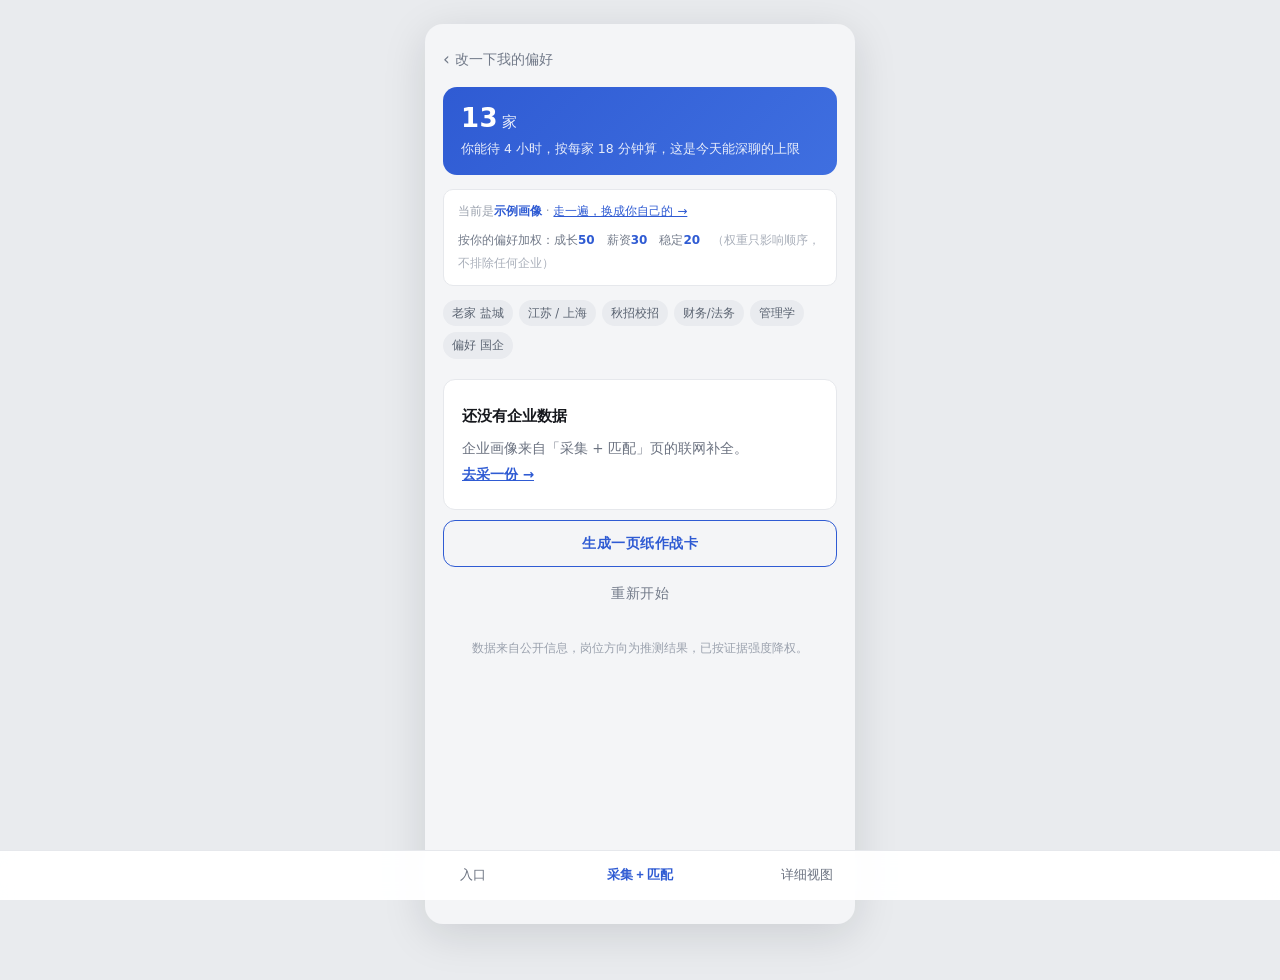
<file: demo/index.html>
<!DOCTYPE html>
<html lang="zh-CN">
<head>
<meta charset="utf-8" />
<meta name="viewport" content="width=device-width,initial-scale=1,viewport-fit=cover" />
<title>双选会助手</title>
<!--
  ============================================================
  双选会助手 · 壳（v0.1）
  ------------------------------------------------------------
  这是「合并 + 展示」的骨架：四屏能从头点到尾，数据全部内联，
  双击打开即可运行，断网也能用。不需要任何构建、不装依赖。

  【三个接入点，替换这三处就接上真数据】
  1. COMPANIES  ← 企业模块交付的 companies.json
  2. RESULTS    ← 匹配模块交付的 results.json（含分档与理由）
  3. saveProfile() ← 把 profile 交给匹配模块，拿回 results

  【契约】字段名不许改；缺值写字符串 "未知"；禁止 fetch。
  ============================================================
-->
<style>
  :root{
    --blue:#2f5bd3;
    --blue-bg:#eef2fd;
    --ink:#16181d;
    --ink-2:#3f4653;
    --muted:#727a89;
    --line:#e6e8ec;
    --bg:#f4f5f7;
    --card:#ffffff;
    --t1:#2f5bd3; --t1-bg:#eef2fd;
    --t2:#5b6472; --t2-bg:#f0f1f4;
    --t3:#9aa1ad; --t3-bg:#f4f5f7;
    --radius:14px;
  }
  *{box-sizing:border-box;-webkit-tap-highlight-color:transparent}
  html,body{margin:0;padding:0}
  body{
    font-family:-apple-system,BlinkMacSystemFont,"PingFang SC","Hiragino Sans GB","Microsoft YaHei",system-ui,sans-serif;
    background:var(--bg);color:var(--ink);font-size:15px;line-height:1.6;
    -webkit-font-smoothing:antialiased;
  }
  #app{max-width:430px;margin:0 auto;min-height:100vh;background:var(--bg);position:relative}
  @media(min-width:520px){
    body{padding:24px 0;background:#e9ebee}
    #app{border-radius:18px;box-shadow:0 10px 44px rgba(16,20,30,.13);overflow:hidden}
  }
  .screen{display:none;padding:22px 18px 36px}
  .screen.active{display:block}

  /* ---------- 通用 ---------- */
  .hd h1{font-size:22px;margin:0 0 4px;letter-spacing:.3px}
  .hd .sub{color:var(--muted);font-size:13px;margin:0 0 22px}
  .block{margin-bottom:20px}
  .q{display:block;font-size:14px;font-weight:600;color:var(--ink-2);margin-bottom:9px}
  .q .opt{font-weight:400;color:var(--muted);font-size:12px;margin-left:6px}

  .chips{display:flex;flex-wrap:wrap;gap:8px}
  .chip{
    appearance:none;border:1px solid var(--line);background:var(--card);color:var(--ink-2);
    font:inherit;font-size:13.5px;padding:8px 14px;border-radius:999px;cursor:pointer;
    transition:.14s ease;line-height:1;
  }
  .chip:hover{border-color:#c9cfda}
  .chip.on{background:var(--blue);border-color:var(--blue);color:#fff;font-weight:600}

  details.more{margin-top:4px}
  details.more summary{
    cursor:pointer;list-style:none;color:var(--blue);font-size:13.5px;
    padding:10px 0;font-weight:600;
  }
  details.more summary::-webkit-details-marker{display:none}
  details.more summary::after{content:" ＋";font-weight:400}
  details.more[open] summary::after{content:" －"}

  .btn{
    display:block;width:100%;appearance:none;border:0;border-radius:12px;
    background:var(--blue);color:#fff;font:inherit;font-weight:600;font-size:16px;
    padding:15px;cursor:pointer;margin-top:26px;letter-spacing:.5px;
  }
  .btn:active{transform:translateY(1px)}
  .btn.ghost{background:transparent;color:var(--blue);border:1px solid var(--blue);font-size:14px;padding:11px;margin-top:10px}
  .btn.plain{background:transparent;color:var(--muted);font-weight:400;font-size:13.5px;padding:10px;margin-top:6px}

  .back{
    appearance:none;border:0;background:transparent;color:var(--muted);
    font:inherit;font-size:13.5px;padding:0 0 14px;cursor:pointer;
  }
  .back::before{content:"‹ ";font-size:17px;vertical-align:-1px}

  .demo-note{
    font-size:11.5px;color:#9aa1ad;text-align:center;margin-top:26px;line-height:1.5;
  }

  /* ---------- 屏2 列表 ---------- */
  .budget{
    background:linear-gradient(135deg,#2f5bd3,#3f6fe0);color:#fff;border-radius:var(--radius);
    padding:16px 18px;margin-bottom:8px;
  }
  .budget .big{font-size:26px;font-weight:700;letter-spacing:.5px;line-height:1.2}
  .budget .big em{font-style:normal;font-size:15px;font-weight:500;opacity:.9;margin-left:4px}
  .budget .small{font-size:12.5px;opacity:.88;margin-top:5px}

  .profile-line{
    display:flex;flex-wrap:wrap;gap:6px;margin:14px 0 20px;
  }
  .weights{
    margin:14px 0 0;padding:10px 14px;background:#fff;border:1px solid var(--line);
    border-radius:10px;font-size:12px;color:var(--muted);line-height:1.9;display:none;
  }
  .weights.on{display:block}
  .weights .w{display:inline-block;margin-right:12px;white-space:nowrap}
  .weights .w i{font-style:normal;font-weight:700;color:var(--blue)}
  .tag{
    font-size:11.5px;padding:4px 9px;border-radius:999px;background:#e9ebef;color:#5b6472;
  }

  .tier{margin-bottom:22px}
  .tier-hd{display:flex;align-items:baseline;gap:8px;margin-bottom:10px}
  .tier-name{font-size:14px;font-weight:700;letter-spacing:.3px}
  .tier-count{font-size:12px;color:var(--muted)}
  .tier.t1 .tier-name{color:var(--t1)}
  .tier.t2 .tier-name{color:var(--t2)}
  .tier.t3 .tier-name{color:var(--t3)}
  .tier.t4 .tier-name{color:#8b94a3}

  .row{
    display:block;width:100%;text-align:left;
    appearance:none;border:1px solid var(--line);background:var(--card);
    border-radius:12px;padding:13px 14px;margin-bottom:8px;cursor:pointer;font:inherit;
    transition:.14s ease;
  }
  .row:hover{border-color:#cfd5e0;box-shadow:0 2px 8px rgba(20,26,40,.05)}
  .row:focus-visible{outline:2px solid var(--blue);outline-offset:2px}
  .row .rowtop{display:flex;align-items:flex-start;gap:12px}
  .row .main{flex:1;min-width:0}
  .row .nm{font-size:15px;font-weight:600;display:block}
  .row .rs{font-size:12.5px;color:var(--muted);display:block;margin-top:2px;
    overflow:hidden;text-overflow:ellipsis;white-space:nowrap}
  .row .sc{font-size:17px;font-weight:700;color:var(--t1);flex-shrink:0;
    font-variant-numeric:tabular-nums;text-align:right;line-height:1.2}
  .row .sc em{display:block;font-style:normal;font-size:10px;font-weight:400;color:#9aa1ad;margin-top:2px}
  .tier.t2 .row .sc{color:var(--t2)}
  .tier.t3 .row .sc{color:var(--t3)}
  .tier.t4 .row .sc{color:#8b94a3}
  .row .arrow{color:#c3c9d4;font-size:17px;margin-left:-2px;flex-shrink:0}
  .row .rowinfo{display:block;font-size:12px;color:var(--muted);margin-top:6px;line-height:1.65}
  .row .rowhits{display:block;font-size:12px;color:#1f7a45;margin-top:7px;line-height:1.65}
  .row .rowmiss{display:block;font-size:11.5px;color:#9aa1ad;margin-top:2px;line-height:1.6}
  .row .rowcalc{display:block;margin-top:7px;padding:8px 10px;background:#f7f9fc;
    border:1px solid #e9edf4;border-radius:8px;font-size:11.5px;color:#5b6472;
    line-height:1.7;text-align:left}
  .row .rowcalc b{color:var(--ink)}
  .row .rowcalc .sub{margin-top:2px;color:#7b8492}

  .tier.t3 .row{opacity:.82}
  .tier.t4 .row{opacity:.9}

  /* ---------- 屏3 企业卡 ---------- */
  .card{background:var(--card);border-radius:var(--radius);padding:20px 18px;box-shadow:0 1px 3px rgba(20,26,40,.05)}
  .card-top{display:flex;align-items:flex-start;gap:10px;margin-bottom:4px}
  .card-top h2{font-size:19px;margin:0;flex:1;line-height:1.35}
  .badge{
    font-size:11.5px;font-weight:700;padding:4px 10px;border-radius:999px;
    flex-shrink:0;margin-top:2px;letter-spacing:.3px;
  }
  .badge.t1{background:var(--t1-bg);color:var(--t1)}
  .badge.t2{background:var(--t2-bg);color:var(--t2)}
  .badge.t3{background:var(--t3-bg);color:var(--t3)}
  .badge.t4{background:#eef0f3;color:#6b7280}
  .card-meta{font-size:12.5px;color:var(--muted);margin-bottom:18px}

  .kv{display:grid;grid-template-columns:76px 1fr;gap:9px 12px;font-size:13.5px;margin-bottom:18px}
  .kv dt{color:var(--muted)}
  .kv dd{margin:0;color:var(--ink-2)}

  .sec-t{font-size:12px;font-weight:700;color:var(--muted);letter-spacing:1px;margin:0 0 9px}
  .sec{margin-bottom:18px}

  .job-line{
    background:#f7f8fa;border-radius:10px;padding:12px 14px;font-size:13.5px;color:var(--ink-2);
  }
  .job-line .lab{color:var(--muted);font-size:12px;display:block;margin-bottom:3px}
  .job-line .hint{color:#9aa1ad;font-size:11.5px;display:block;margin-top:8px}

  .job{padding:9px 0;border-bottom:1px solid #eceef2}
  .job:last-of-type{border-bottom:0;padding-bottom:2px}
  .job-title{font-size:13.5px;font-weight:600;color:var(--ink);display:flex;align-items:center;gap:6px}
  .job-badge{
    font-size:10.5px;font-weight:700;color:#b4510f;background:#fdeee2;
    border-radius:4px;padding:1px 6px;letter-spacing:.3px;
  }
  .job-meta{font-size:12px;color:var(--muted);margin-top:3px}
  .job-req{font-size:12px;color:#9aa1ad;margin-top:2px}

  ul.reasons{list-style:none;padding:0;margin:0}
  ul.reasons li{
    font-size:13.5px;padding:7px 0 7px 20px;position:relative;color:var(--ink-2);
    border-bottom:1px solid #f1f2f5;
  }
  ul.reasons li:last-child{border-bottom:0}
  ul.reasons li::before{
    content:"";position:absolute;left:5px;top:15px;width:5px;height:5px;border-radius:50%;
    background:var(--blue);
  }
  ul.gaps{list-style:none;padding:0;margin:0}
  ul.gaps li{font-size:12.5px;color:#9aa1ad;padding:5px 0 5px 16px;position:relative}
  ul.gaps li::before{content:"·";position:absolute;left:5px;color:#c3c9d4}

  .source{font-size:11.5px;color:#a9afba;border-top:1px solid #f1f2f5;padding-top:12px;margin-top:4px}

  .scorebox{display:flex;align-items:baseline;gap:8px;margin-bottom:10px}
  .scorebox b{font-size:30px;line-height:1;color:var(--ink);font-variant-numeric:tabular-nums}
  .scorebox span{font-size:12px;color:var(--muted)}
  .calcbox{padding:12px 14px;background:#f7f9fc;border:1px solid #e9edf4;border-radius:10px;
    font-size:12.5px;color:#5b6472;line-height:1.75}
  .calcbox b{color:var(--ink)}
  .calcbox .sub{margin-top:4px;color:#7b8492}
  .calcbox details{margin-top:8px}
  .calcbox summary{cursor:pointer;color:var(--blue);font-weight:600;font-size:12px}

  /* ---------- 屏4 作战卡 ---------- */
  .sheet{background:var(--card);border-radius:var(--radius);padding:22px 20px}
  .sheet-hd{border-bottom:2px solid var(--ink);padding-bottom:12px;margin-bottom:16px}
  .sheet-hd h2{font-size:19px;margin:0 0 4px;letter-spacing:1px}
  .sheet-hd p{margin:0;font-size:12px;color:var(--muted)}
  .sheet-limit{
    background:var(--blue-bg);border-radius:10px;padding:12px 14px;margin-bottom:18px;
    font-size:13.5px;color:var(--blue);font-weight:600;line-height:1.5;
  }
  .sheet-sec{margin-bottom:16px}
  .sheet-sec h3{font-size:12px;letter-spacing:1px;color:var(--muted);margin:0 0 8px}
  .sheet-item{display:flex;gap:10px;font-size:13.5px;padding:5px 0;border-bottom:1px dotted #eceef2}
  .sheet-item:last-child{border-bottom:0}
  .sheet-item .n{color:#a9afba;width:16px;flex-shrink:0;font-variant-numeric:tabular-nums}
  .sheet-item .t{flex:1}
  .sheet-item .d{color:var(--muted);font-size:12px;flex-shrink:0}
  .sheet-item.give .t{color:#9aa1ad;text-decoration:line-through;text-decoration-color:#d5d9e0}
  .sheet-foot{font-size:11px;color:#a9afba;border-top:1px solid #eceef2;padding-top:10px;line-height:1.6}

  /* ---------- 打印 ---------- */
  @media print{
    body{background:#fff;padding:0}
    #app{max-width:none;box-shadow:none;border-radius:0;background:#fff}
    .screen{display:none!important;padding:0}
    #s4{display:block!important}
    .no-print{display:none!important}
    .sheet{border-radius:0;padding:0;box-shadow:none}
    @page{margin:14mm}
  }
</style>
</head>
<body>
<div id="app">

  <!-- ==================== 屏① 输入 ==================== -->
  <section id="s1" class="screen">
    <div class="hd">
      <h1>双选会助手</h1>
      <p class="sub">先想清楚停在哪，再决定往哪走</p>
    </div>

    <div class="block">
      <label class="q">你老家在哪个城市？<span class="opt">用于算离家近</span></label>
      <div class="chips" data-group="home_city" data-mode="single">
        <button class="chip" data-val="盐城">盐城</button>
        <button class="chip" data-val="南京">南京</button>
        <button class="chip" data-val="苏州">苏州</button>
        <button class="chip" data-val="徐州">徐州</button>
        <button class="chip" data-val="南通">南通</button>
        <button class="chip" data-val="其他">其他</button>
      </div>
    </div>

    <div class="block">
      <label class="q">想在哪座城市工作？<span class="opt">可多选</span></label>
      <div class="chips" data-group="region" data-mode="multi">
        <button class="chip" data-val="江苏">江苏</button>
        <button class="chip" data-val="上海">上海</button>
        <button class="chip" data-val="浙江">浙江</button>
        <button class="chip" data-val="广东">广东</button>
        <button class="chip" data-val="北京">北京</button>
        <button class="chip" data-val="不限">不限</button>
      </div>
    </div>

    <div class="block">
      <label class="q">这次主要想找什么？</label>
      <div class="chips" data-group="stage_detail" data-mode="single">
        <button class="chip" data-val="暑期实习">暑期实习</button>
        <button class="chip" data-val="日常实习">日常实习</button>
        <button class="chip" data-val="秋招校招">秋招校招</button>
        <button class="chip" data-val="校招补录">校招补录</button>
      </div>
    </div>

    <div class="block">
      <label class="q">想做什么方向？<span class="opt">自述，仅作参考</span></label>
      <div class="chips" data-group="direction_interest" data-mode="single">
        <button class="chip" data-val="研发/技术">研发/技术</button>
        <button class="chip" data-val="产品/设计">产品/设计</button>
        <button class="chip" data-val="运营/市场">运营/市场</button>
        <button class="chip" data-val="销售/商务">销售/商务</button>
        <button class="chip" data-val="财务/法务">财务/法务</button>
        <button class="chip" data-val="人力/行政">人力/行政</button>
        <button class="chip" data-val="生产/制造/工程">生产/工程</button>
        <button class="chip" data-val="供应链/物流">供应链/物流</button>
        <button class="chip" data-val="医护/生物">医护/生物</button>
        <button class="chip" data-val="教育/科研">教育/科研</button>
      </div>
    </div>

    <details class="more">
      <summary>再答两题，排序更准</summary>
      <div class="block" style="margin-top:10px">
        <label class="q">你学什么专业？<span class="opt">可选</span></label>
        <div class="chips" data-group="major" data-mode="single">
          <button class="chip" data-val="工学">工学</button>
          <button class="chip" data-val="理学">理学</button>
          <button class="chip" data-val="管理学">管理学</button>
          <button class="chip" data-val="经济学">经济学</button>
          <button class="chip" data-val="文学">文学</button>
          <button class="chip" data-val="医学">医学</button>
        </div>
      </div>
      <div class="block">
        <label class="q">企业类型偏好<span class="opt">最多选 3 个，可跳过</span></label>
        <div class="chips" data-group="target_company_types" data-mode="multi">
          <button class="chip" data-val="央企">央企</button>
          <button class="chip" data-val="国企">国企</button>
          <button class="chip" data-val="民企">民企</button>
          <button class="chip" data-val="外企">外企</button>
          <button class="chip" data-val="合资">合资</button>
          <button class="chip" data-val="事业单位">事业单位</button>
        </div>
      </div>
    </details>

    <button class="btn" id="go-rank">生成我的优先级</button>
    <button class="btn ghost" id="use-demo" type="button">没有画像？用示例画像直接看</button>
    <button class="btn plain" id="refill" type="button">重新走一遍画像采集 →</button>

    <p class="demo-note">
      演示用示例数据，非真实招聘信息。<br>
      本页不收集姓名、手机号、简历；正式版对联系方式脱敏存储。
    </p>
  </section>

  <!-- ==================== 屏② 分档列表 ==================== -->
  <section id="s2" class="screen active">
    <button class="back" data-go="s1">改一下我的偏好</button>

    <div class="budget">
      <div class="big"><span id="budget-num">13</span><em>家</em></div>
      <div class="small" id="budget-sub">你能待 4 小时，按每家 18 分钟算，这是今天能深聊的上限</div>
    </div>

    <div class="weights" id="weights"></div>

    <div class="profile-line" id="profile-line"></div>

    <div id="tiers"></div>

    <button class="btn ghost no-print" data-go="s4">生成一页纸作战卡</button>
    <button class="btn plain no-print" data-go="s1">重新开始</button>

    <p class="demo-note">数据来自公开信息，岗位方向为推测结果，已按证据强度降权。</p>
  </section>

  <!-- ==================== 屏③ 企业卡 ==================== -->
  <section id="s3" class="screen">
    <button class="back" data-go="s2">返回列表</button>
    <div id="detail"></div>
  </section>

  <!-- ==================== 屏④ 一页纸 ==================== -->
  <section id="s4" class="screen">
    <button class="back no-print" data-go="s2">返回列表</button>
    <div class="sheet" id="sheet"></div>
    <button class="btn ghost no-print" id="btn-print">打印 / 存为 PDF</button>
    <button class="btn plain no-print" data-go="s1">重新开始</button>
  </section>

</div>

<script>
/* ============================================================
   接入点 1：企业模块的 companies.json
   ============================================================ */
const COMPANIES = [];

/* ============================================================
   接入点 2：匹配模块的 results.json
   （这里先用预计算结果占位，接口和契约完全一致）
   distanceKm / nearestCity 来自距离模块
   ============================================================ */
const RESULTS = [];

const TIERS = [
  { key:"优先去",   cls:"t1", desc:"先走这几家" },
  { key:"可以看",   cls:"t2", desc:"有余力再去" },
  { key:"建议放弃", cls:"t3", desc:"别把时间花在这" },
  { key:"资料不全", cls:"t4", desc:"未查到岗位，先补数据" }
];

/* ============================================================
   工具
   ============================================================ */
const $  = (s, r=document) => r.querySelector(s);
const $$ = (s, r=document) => Array.from(r.querySelectorAll(s));
let companyPool = COMPANIES;
const byId = id => companyPool.find(c => c.id === id);
const esc = s => String(s == null ? "" : s)
  .replace(/&/g,"&amp;").replace(/</g,"&lt;").replace(/>/g,"&gt;").replace(/"/g,"&quot;");

const MIN_PER_COMPANY = 18;   // 深聊 + 走动 + 排队
const STAY_HOURS = 4;         // 固定假设：待一整个半天。不再问用户

let profile = loadProfile();

function loadProfile(){
  try {
    const raw = localStorage.getItem("profile");
    if (raw) return JSON.parse(raw);
  } catch(e){}
  return {
    home_city:null, region:[], stage_detail:null, direction_interest:null,
    major:null, target_company_types:[]
  };
}

/* ============================================================
   打分：接采集端 rules —— 个性化分 = 基础分 × (1 + Σ 权重ᵢ × 匹配度ᵢ / 100)
   基础分 = 城市40 + 方向35 + 紧急25；软加分：企业类型 +5、家乡 +8
   三条硬约束：只调顺序不做硬筛；全 0 当等权；软偏好不排除
   ============================================================ */
const DIM_KEYS = ["salary", "stability", "growth", "autonomy", "impact", "balance"];
const DIM_LABEL = { salary:"薪资", stability:"稳定", growth:"成长",
                    autonomy:"自主", impact:"影响", balance:"平衡" };
const NATURE_LEVEL = { "央企":1.0, "事业单位":1.0, "国企":0.9, "合资":0.6, "外企":0.5, "民企":0.35 };
const DIM_RULES = {
  growth:   [["培训","导师","带教","晋升","轮岗","成长","培养"], []],
  autonomy: [["自主","独立负责","独立完成","牵头"], ["协助","配合","执行上级"]],
  impact:   [["影响","服务客户","价值","成果应用"], []],
  balance:  [["双休","不加班","弹性","八小时","8小时"], ["倒班","轮班","长期出差","驻场"]]
};
const clamp01 = x => Math.max(0, Math.min(1, x));

function weightsOf(prof){
  const raw = (prof && prof.values) || {};
  const vals = {};
  let total = 0;
  DIM_KEYS.forEach(k => { vals[k] = Math.max(0, Number(raw[k]) || 0); total += vals[k]; });
  if (total <= 0){ const even = Math.floor(100 / DIM_KEYS.length);
    DIM_KEYS.forEach(k => vals[k] = even); return { vals, uncollected: true }; }
  return { vals, uncollected: false };
}

function dimScores(c){
  const jobs = c.jobs || [];
  const text = jobs.map(j => j.requirements || "").join(" ");
  const salaryText = jobs.map(j => j.salary || "").join(" ");
  const out = { stability: NATURE_LEVEL[c.nature] ?? 0.5 };
  const notes = {
    stability: c.nature && NATURE_LEVEL[c.nature] != null
      ? "企业性质：" + c.nature + " → " + NATURE_LEVEL[c.nature].toFixed(2)
      : "企业性质未知，按中性分 0.50"
  };

  if (!salaryText || salaryText === "未知") {
    out.salary = 0.5;
    notes.salary = "岗位薪资未知，按中性分 0.50";
  } else if (/\d/.test(salaryText)) {
    out.salary = 1.0;
    notes.salary = "岗位薪资写明数字 → 1.00";
  } else {
    out.salary = 0.6;
    notes.salary = "岗位薪资只写「" + salaryText.slice(0, 12) + "」→ 0.60";
  }

  Object.keys(DIM_RULES).forEach(dim => {
    const [pos, neg] = DIM_RULES[dim];
    if (!text) {
      out[dim] = 0.5;
      notes[dim] = "没有岗位描述，按中性分 0.50";
      return;
    }
    const posHits = pos.filter(k => text.includes(k));
    const negHits = neg.filter(k => text.includes(k));
    let s = 0.5;
    let why = "岗位描述未命中关键词，按中性分 0.50";
    if (posHits.length) { s = 1.0; why = "命中「" + posHits.join("、") + "」→ 1.00"; }
    if (negHits.length) { s = 0.1; why = "命中反向词「" + negHits.join("、") + "」→ 0.10"; }
    out[dim] = s;
    notes[dim] = why;
  });
  return { scores: out, notes };
}

function baseOf(prof, c){
  const regions = Array.isArray(prof.region)
                ? prof.region
                : String(prof.region || "").split(/[、/，,\s]+/).filter(Boolean);
  const city = String(c.city || "未知");
  let cityPart = 0.6;
  let cityNote = "未填期望城市，按中性分 0.60";
  if (city === "未知") {
    cityNote = "企业城市未知，按中性分 0.60";
  } else if (regions.includes("不限")) {
    cityNote = "期望城市不限，按中性分 0.60";
  } else if (regions.length) {
    const hit = regions.find(r => r && (city.includes(r) || r.includes(city)));
    cityPart = hit ? 1.0 : 0;
    cityNote = hit ? "在期望城市「" + hit + "」→ 1.00" : "不在期望城市（企业城市：" + city + "）→ 0.00";
  }

  const words = String(prof.direction_interest || "").split(/[、/，,\s]+/).filter(w => w.length >= 2);
  const jobs = c.jobs || [];
  const blob = jobs.map(j => (j.title || "") + (j.requirements || "")).join(" ");
  let dirPart;
  let dirNote;
  let dirHits = [];
  if (!words.length) {
    dirPart = 0.5;
    dirNote = "未填期望方向，按中性分 0.50";
  } else if (!jobs.length) {
    dirPart = 0.3;
    dirNote = "没有岗位资料，方向只能按 0.30";
  } else {
    dirHits = words.filter(w => blob.includes(w));
    dirPart = clamp01(dirHits.length / words.length * 1.5);
    dirNote = dirHits.length
      ? "岗位命中方向词「" + dirHits.join("、") + "」→ " + dirPart.toFixed(2)
      : "岗位描述没有命中方向词「" + words.join("、") + "」→ 0.00";
  }

  const jobWithUrgency = jobs.find(j => ["高","中","低"].includes(j.urgency));
  const u = jobWithUrgency ? jobWithUrgency.urgency : "";
  const urgPart = { "高":1.0, "中":0.6, "低":0.2 }[u] ?? 0.4;
  const urgNote = u
    ? "岗位标注紧急度「" + u + "」→ " + urgPart.toFixed(2)
    : "岗位未标注紧急度，按 0.40";

  return {
    base: 40*cityPart + 35*dirPart + 25*urgPart,
    cityPart, dirPart, urgPart, cityNote, dirNote, urgNote, dirHits
  };
}

const shortNote = s => String(s || "").replace(/\s*→\s*[\d.]+\s*$/, "").trim();

function rank(companies, prof){
  const weightInfo = weightsOf(prof);
  const vals = weightInfo.vals;
  const types = Array.isArray(prof.target_company_types) ? prof.target_company_types
              : (prof.target_company_types ? [prof.target_company_types] : []);
  const home = String(prof.home_city || "未知");

  const scored = companies.map(c => {
    const baseInfo = baseOf(prof, c);
    const dimInfo = dimScores(c);
    const dims = dimInfo.scores;
    const dimNotes = dimInfo.notes;
    const preferencePoints = DIM_KEYS.reduce((n, k) => n + vals[k] * dims[k], 0);
    const factor = 1 + preferencePoints / 100;

    const jobs = c.jobs || [];
    const hot = jobs.find(j => j.urgency === "高");
    const top = jobs[0];

    const reasons = [];
    if (baseInfo.cityPart >= 1) reasons.push("在期望城市");
    if (baseInfo.dirPart >= 1) reasons.push("方向对口");
    let bonus = 0;
    const bonusReasons = [];
    if (types.includes(c.nature)) {
      bonus += 5;
      bonusReasons.push("命中企业类型偏好 +5");
      reasons.push("命中企业类型偏好");
    }
    if (home !== "未知" && c.city === home) {
      bonus += 8;
      bonusReasons.push("就在家乡 +8");
      reasons.push("就在家乡");
    }
    if (hot) reasons.push(hot.title + " 急招");

    // 命中 / 没中：把这家企业到底吃到了哪些分写清楚
    const hits = [];
    const misses = [];

    if (baseInfo.cityPart >= 1) {
      hits.push("城市（在期望城市「" + (c.city || "未知") + "」）");
    } else if (baseInfo.cityPart === 0) {
      misses.push("城市（不在期望城市，企业城市：" + (c.city || "未知") + "）");
    }

    const dirHits = baseInfo.dirHits || [];
    if (baseInfo.dirPart >= 1) {
      hits.push("方向（命中「" + dirHits.join("、") + "」）");
    } else if (baseInfo.dirPart > 0 && jobs.length) {
      hits.push("方向（部分命中 " + baseInfo.dirPart.toFixed(2) + "）");
    } else if (baseInfo.dirPart === 0) {
      misses.push("方向（未命中「" + String(prof.direction_interest || "") + "」）");
    }

    if (hot) {
      hits.push("急招（" + (hot.title || "岗位") + "）");
    } else if (baseInfo.urgPart >= 0.6) {
      hits.push("紧急度（中）");
    } else if (baseInfo.urgPart === 0.2) {
      misses.push("紧急度（低）");
    }

    DIM_KEYS.forEach(k => {
      const s = dims[k];
      if (s >= 0.6) {
        hits.push(DIM_LABEL[k] + "（" + shortNote(dimNotes[k]) + "）");
      } else if (s <= 0.1) {
        misses.push(DIM_LABEL[k] + "（" + shortNote(dimNotes[k]) + "）");
      }
    });

    if (types.includes(c.nature)) hits.push("企业类型（" + c.nature + " +5）");
    if (home !== "未知" && c.city === home) hits.push("家乡（" + home + " +8）");
    if (!jobs.length) misses.push("岗位（未查到，方向和紧急度只能按中性分）");

    return {
      id: c.id,
      tier: "可以看",
      score: Math.round((baseInfo.base * factor + bonus) * 10) / 10,
      distanceKm: "未知",
      nearestCity: "未知",
      jobs: jobs,
      reasons: reasons.length ? reasons : ["按综合条件排序"],
      hits: hits, misses: misses,
      hitLine: hits.join(" · ") || "没有明显命中项，主要按中性分计算",
      missLine: misses.join(" · "),
      gaps: [],
      calc: {
        base: baseInfo.base,
        cityPart: baseInfo.cityPart, dirPart: baseInfo.dirPart, urgPart: baseInfo.urgPart,
        cityNote: baseInfo.cityNote, dirNote: baseInfo.dirNote, urgNote: baseInfo.urgNote,
        dims: dims, dimNotes: dimNotes, weights: vals,
        preferencePoints: preferencePoints, factor: factor,
        bonus: bonus, bonusReasons: bonusReasons,
        uncollected: weightInfo.uncollected
      }
    };
  }).sort((a, b) => b.score - a.score);

  const withJobs = scored.filter(r => r.jobs && r.jobs.length);
  const noJobs = scored.filter(r => !(r.jobs && r.jobs.length));
  withJobs.forEach((r, i) => {
    const n = withJobs.length;
    r.tier = i < Math.max(1, Math.round(n * 0.3)) ? "优先去"
           : i < Math.max(2, Math.round(n * 0.7)) ? "可以看" : "建议放弃";
  });
  noJobs.forEach(r => { r.tier = "资料不全"; });
  return withJobs.concat(noJobs);
}

const fmt1 = n => Number(n || 0).toFixed(1);
const fmt2 = n => Number(n || 0).toFixed(2);

function indexInfoLine(c){
  const jobs = (c && c.jobs) || [];
  return [
    "城市：" + ((c && c.city) || "未知"),
    "性质：" + ((c && c.nature) || "未知"),
    "行业：" + ((c && c.industry) || "未知"),
    jobs.length ? "岗位：" + jobs.length + " 个" : "岗位：未查到",
    "来源：" + ((c && c.jobSource) || "未知")
  ].join(" · ");
}

function indexCalcHTML(r){
  const c = r.calc;
  if (!c) return "";
  const baseLine = "城市 40×" + fmt2(c.cityPart) + "=" + fmt1(40 * c.cityPart)
    + " + 方向 35×" + fmt2(c.dirPart) + "=" + fmt1(35 * c.dirPart)
    + " + 紧急度 25×" + fmt2(c.urgPart) + "=" + fmt1(25 * c.urgPart)
    + " → 基础分 " + fmt1(c.base);
  const prefParts = DIM_KEYS.map(k =>
    DIM_LABEL[k] + " " + c.weights[k] + "×" + fmt2(c.dims[k]) + "=" + fmt1(c.weights[k] * c.dims[k])
  );
  const prefLine = "偏好：" + prefParts.join(" + ")
    + " = " + fmt1(c.preferencePoints)
    + " → 系数 1 + " + fmt1(c.preferencePoints) + "/100 = " + fmt2(c.factor);
  const bonusLine = c.bonus
    ? "加分：" + c.bonusReasons.join("；") + " → +" + c.bonus
    : "加分：无";

  return '<div><b>分数怎么算：</b>' + esc(baseLine)
    + "；× 偏好系数 " + fmt2(c.factor)
    + (c.bonus ? " + 加分 " + c.bonus : "")
    + " = <b>" + fmt1(r.score) + "</b></div>"
    + '<div class="sub">' + esc(prefLine) + "。" + esc(bonusLine) + "。</div>"
    + '<div class="sub">' + esc("城市：" + c.cityNote + "；方向：" + c.dirNote + "；紧急度：" + c.urgNote) + "。</div>"
    + (c.uncollected ? '<div class="sub">没有填写偏好，六项按等权（各 16）计算。</div>' : "");
}

function indexDimNotes(r){
  const c = r.calc;
  if (!c) return "";
  return DIM_KEYS.map(k =>
    DIM_LABEL[k] + "：" + c.dimNotes[k] + "（权重 " + c.weights[k] + "）"
  ).join("；");
}

/* ============================================================
   从 ② 画像页接手：fair_profile → 本页 profile
   ============================================================ */
function applyFairDocument(doc){
  if (!doc) return false;
  const a = doc.answers || {};
  const f = doc.fair || {};
  const id = doc.identity || {};
  profile.region = a.region || profile.region;
  profile.home_city = f.home_city || profile.home_city;
  profile.direction_interest = a.direction_interest || profile.direction_interest;
  profile.values = (a.values && typeof a.values === "object") ? a.values : profile.values;
  profile.target_company_types = f.target_company_types || [];
  profile.stage_detail = f.stage_detail || "";
  profile.major = id.major || profile.major;
  profile.fair_id = doc.fair_id || "";
  return true;
}

/* ============================================================
   屏切换
   ============================================================ */
function go(id){
  $$(".screen").forEach(s => s.classList.toggle("active", s.id === id));
  window.scrollTo(0, 0);
}

document.addEventListener("click", e => {
  const nav = e.target.closest("[data-go]");
  if (nav) go(nav.dataset.go);
});

/* ============================================================
   屏① chips
   ============================================================ */
$$(".chips").forEach(group => {
  group.addEventListener("click", e => {
    const chip = e.target.closest(".chip");
    if (!chip) return;
    const mode = group.dataset.mode;

    if (mode === "single"){
      $$(".chip", group).forEach(c => c.classList.remove("on"));
      chip.classList.add("on");
      return;
    }

    // multi
    chip.classList.toggle("on");
    const unlimited = $('.chip[data-val="不限"]', group);
    if (!unlimited) return;
    if (chip.dataset.val === "不限" && chip.classList.contains("on")){
      $$(".chip", group).forEach(c => { if (c !== chip) c.classList.remove("on"); });
    } else if (chip.classList.contains("on")){
      unlimited.classList.remove("on");
    }
  });
});

function readChips(key){
  const g = $(`.chips[data-group="${key}"]`);
  if (!g) return null;
  const on = $$(".chip.on", g).map(c => c.dataset.val);
  return g.dataset.mode === "single" ? (on[0] || null) : on;
}

$("#go-rank").addEventListener("click", () => {
  profile.home_city            = readChips("home_city");
  profile.region               = readChips("region") || [];
  profile.stage_detail         = readChips("stage_detail");
  profile.direction_interest   = readChips("direction_interest");
  profile.major                = readChips("major");
  profile.target_company_types = readChips("target_company_types") || [];

  if (!profile.home_city || !profile.region.length){
    alert("先把老家和愿意去的地方选上，这两项决定排序。");
    return;
  }
  try { localStorage.setItem("profile", JSON.stringify(profile)); } catch(e){}

  renderRank();
  go("s2");
});

/* ============================================================
   屏② 渲染
   ============================================================ */
function budgetText(){
  const hours = STAY_HOURS;
  const n = Math.max(1, Math.round(hours * 60 / MIN_PER_COMPANY));
  return { n, hours };
}

const DIMS = [
  { key:"salary",    label:"薪资" },
  { key:"stability", label:"稳定" },
  { key:"growth",    label:"成长" },
  { key:"autonomy",  label:"自主" },
  { key:"impact",    label:"影响" },
  { key:"balance",   label:"平衡" }
];

function renderWeights(){
  const box = $("#weights");
  if (!box) return;
  const v = (profile && profile.values) || {};
  const parts = DIMS
    .map(d => ({ ...d, val: Number(v[d.key]) || 0 }))
    .filter(d => d.val > 0)
    .sort((a, b) => b.val - a.val);

  if (!parts.length){
    box.classList.add("on");
    box.innerHTML = `没填偏好权重，按各维度<b>等权</b>处理 —— 不会因为你没填而降低任何一家。`;
    return;
  }
  box.classList.add("on");
  box.innerHTML = "按你的偏好加权：" +
    parts.map(d => `<span class="w">${d.label}<i>${d.val}</i></span>`).join("") +
    `<span style="color:#a9afba">（权重只影响顺序，不排除任何企业）</span>`;
}

function renderRank(){
  const { n, hours } = budgetText();
  $("#budget-num").textContent = n;
  $("#budget-sub").textContent =
    `你能待 ${hours} 小时，按每家 ${MIN_PER_COMPANY} 分钟算，这是今天能深聊的上限`;

  const tags = [];
  if (profile.home_city) tags.push("老家 " + profile.home_city);
  if (profile.region && profile.region.length) tags.push(profile.region.join(" / "));
  if (profile.stage_detail) tags.push(profile.stage_detail);
  if (profile.direction_interest) tags.push(profile.direction_interest);
  if (profile.major) tags.push(profile.major);
  if (profile.target_company_types && profile.target_company_types.length)
    tags.push("偏好 " + profile.target_company_types.join("/"));
  $("#profile-line").innerHTML = tags.map(t => `<span class="tag">${esc(t)}</span>`).join("");

  renderWeights();

  const results = rank(companyPool, profile);

  if (!results.length) {
    $("#tiers").innerHTML =
      '<div style="background:#fff;border:1px solid #e6e8ec;border-radius:12px;padding:22px 18px;'
      + 'font-size:13.5px;color:#6b7280;line-height:1.9">'
      + '<b style="color:#16181d;font-size:15px;display:block;margin-bottom:6px">还没有企业数据</b>'
      + '企业画像来自「采集 + 匹配」页的联网补全。<br>'
      + '<a href="fair.html" style="color:#2f5bd3;font-weight:600">去采一份 →</a>'
      + '</div>';
    return;
  }

  $("#tiers").innerHTML = TIERS.map(tier => {
    const list = results.filter(r => r.tier === tier.key);
    if (!list.length) return "";
    return `
      <div class="tier ${tier.cls}">
        <div class="tier-hd">
          <span class="tier-name">${esc(tier.key)}</span>
          <span class="tier-count">${list.length} 家 · ${esc(tier.desc)}</span>
        </div>
        ${list.map(r => {
          const c = byId(r.id);
          const name = c ? c.name : r.id;
          return `
            <div class="row" data-id="${esc(r.id)}" role="button" tabindex="0">
              <div class="rowtop">
                <span class="main">
                  <span class="nm">${esc(name)}</span>
                </span>
                <span class="sc">${fmt1(r.score)}<em>分</em></span>
                <span class="arrow">›</span>
              </div>
              <span class="rowhits">命中：${esc(r.hitLine || "没有明显命中项，主要按中性分计算")}</span>
              ${r.missLine ? `<span class="rowmiss">没中：${esc(r.missLine)}</span>` : ""}
              <span class="rowinfo">${esc(indexInfoLine(c))}</span>
              <div class="rowcalc">${indexCalcHTML(r)}</div>
            </div>`;
        }).join("")}
      </div>`;
  }).join("");

  $$("#tiers .row").forEach(btn => {
    const open = () => { renderDetail(btn.dataset.id); go("s3"); };
    btn.addEventListener("click", open);
    btn.addEventListener("keydown", e => {
      if (e.key === "Enter" || e.key === " ") { e.preventDefault(); open(); }
    });
  });
}

/* ============================================================
   屏③ 企业卡
   ============================================================ */
function renderJobs(jobs, label, hint){
  if (!jobs || !jobs.length) return "";
  const items = jobs.map(j => {
    const meta = [
      (j.headcount && j.headcount !== "未知") ? `招 ${j.headcount} 人` : null,
      (j.group && j.group !== "未知") ? j.group : null,
      (j.salary && j.salary !== "未知") ? j.salary : null
    ].filter(Boolean).join(" · ");
    const badge = j.urgency === "高" ? `<span class="job-badge">急招</span>` : "";
    const req = (j.requirements && j.requirements !== "未知")
      ? `<div class="job-req">${esc(j.requirements)}</div>` : "";
    return `<div class="job">
      <div class="job-title">${esc(j.title)}${badge}</div>
      ${meta ? `<div class="job-meta">${esc(meta)}</div>` : ""}
      ${req}
    </div>`;
  }).join("");
  return `<span class="lab">${esc(label)}</span>${items}` +
         (hint ? `<span class="hint">${esc(hint)}</span>` : "");
}

function jobsBlock(c){
  switch (c.jobSource){
    case "校招公告":
      return renderJobs(c.jobs, "在招岗位", "");
    case "社招信息":
      return renderJobs(c.jobs, "相关岗位", "来自社招信息，是否面向应届需现场确认");
    case "主营业务推测":
      return renderJobs(c.jobs, "可能方向", "据主营业务推测，仅供参考");
    default:
      return "";   // jobSource 未知：整段不显示
  }
}

function renderDetail(id){
  const c = byId(id);
  const live = rank(companyPool, profile).find(x => x.id === id);
  const r = live || RESULTS.find(x => x.id === id) || { tier:"未知", score:"-", reasons:[], gaps:[], distanceKm:null };
  if (!c) return;

  const tierCls = (TIERS.find(t => t.key === r.tier) || {}).cls || "t2";
  const jobs = jobsBlock(c);

  $("#detail").innerHTML = `
    <div class="card">
      <div class="card-top">
        <h2>${esc(c.name)}</h2>
        <span class="badge ${tierCls}">${esc(r.tier)}</span>
      </div>
      <div class="card-meta">${esc(c.industry)} · ${esc(c.nature)} · ${esc(c.city)}</div>

      ${r.calc ? `
      <div class="sec">
        <p class="sec-t">匹配结果</p>
        <div class="scorebox">
          <b>${fmt1(r.score)}</b><span>分 · ${esc(r.tier)}</span>
        </div>
        <div class="calcbox">
          ${indexCalcHTML(r)}
          <details>
            <summary>每一项匹配度怎么来的</summary>
            <div class="sub">${esc(indexDimNotes(r))}。</div>
          </details>
        </div>
      </div>` : ""}

      <dl class="kv">
        <dt>企业类型</dt><dd>${esc(c.nature)}</dd>
        <dt>所在城市</dt><dd>${esc(c.city)}</dd>
        <dt>所属行业</dt><dd>${esc(c.industry)}</dd>
        <dt>离家距离</dt><dd>${
          r.distanceKm == null ? "未知" :
          `${esc(r.nearestCity || c.city)} ${esc(r.distanceKm)} 公里
           <span style="color:#a9afba;font-size:11.5px">（按企业所在城市估算）</span>`
        }</dd>
      </dl>

      ${jobs ? `<div class="sec"><p class="sec-t">招聘岗位</p><div class="job-line">${jobs}</div></div>` : ""}

      <div class="sec">
        <p class="sec-t">命中了什么</p>
        <ul class="reasons">${((r.hits && r.hits.length) ? r.hits : (r.reasons || [])).map(x => `<li>${esc(x)}</li>`).join("") || "<li>没有明显命中项</li>"}</ul>
        ${(r.misses && r.misses.length) ? `
        <p class="sec-t" style="margin-top:14px">没命中什么</p>
        <ul class="gaps">${r.misses.map(x => `<li>${esc(x)}</li>`).join("")}</ul>` : ""}
      </div>

      ${(r.gaps && r.gaps.length) ? `
      <div class="sec">
        <p class="sec-t">需要留意</p>
        <ul class="gaps">${r.gaps.map(x => `<li>${esc(x)}</li>`).join("")}</ul>
      </div>` : ""}

      <div class="source">来源：${esc(c.source)} · 采集于 ${esc(c.date)}</div>
    </div>`;
}

/* ============================================================
   屏④ 一页纸
   ============================================================ */
function renderSheet(){
  const { n, hours } = budgetText();
  const results = rank(companyPool, profile);
  const pick = TIERS.filter(t => t.key !== "建议放弃" && t.key !== "资料不全")
                    .flatMap(t => results.filter(r => r.tier === t.key));
  const top = pick.slice(0, n);
  const drop = results.filter(r => r.tier === "建议放弃");
  const incomplete = results.filter(r => r.tier === "资料不全");

  const today = new Date();
  const dateStr = `${today.getFullYear()}年${today.getMonth()+1}月${today.getDate()}日`;

  const head = [
    profile.home_city && `老家 ${profile.home_city}`,
    (profile.region || []).join("/"),
    profile.stage_detail, profile.direction_interest
  ].filter(Boolean).join(" · ");

  $("#sheet").innerHTML = `
    <div class="sheet-hd">
      <h2>今日作战卡</h2>
      <p>${esc(dateStr)} · ${esc(head || "未填写偏好")}</p>
    </div>

    <div class="sheet-limit">
      你能待 ${hours} 小时，按每家 ${MIN_PER_COMPANY} 分钟算，<br>
      今天最多深聊 <b>${n} 家</b>。下面是按优先级排好的 ${top.length} 家。
    </div>

    <div class="sheet-sec">
      <h3>按顺序走这几家</h3>
      ${top.map((r, i) => {
        const c = byId(r.id);
        return `<div class="sheet-item">
          <span class="n">${i+1}</span>
          <span class="t">${esc(c ? c.name : r.id)}</span>
          <span class="d">${esc(c ? c.industry : "")}</span>
        </div>`;
      }).join("") || `<div class="sheet-item"><span class="t">无</span></div>`}
    </div>

    ${drop.length ? `
    <div class="sheet-sec">
      <h3>今天别去</h3>
      ${drop.map(r => {
        const c = byId(r.id);
        return `<div class="sheet-item give">
          <span class="n"></span>
          <span class="t">${esc(c ? c.name : r.id)}</span>
          <span class="d">${esc((r.gaps || [])[0] || "")}</span>
        </div>`;
      }).join("")}
    </div>` : ""}

    <div class="sheet-foot">
      排序依据：城市 40 + 方向 35 + 紧急度 25，再乘六项偏好系数；企业类型 +5 / 家乡 +8 只加分不排除。<br>
      ${incomplete.length ? `另有 ${incomplete.length} 家未查到岗位，已放入“资料不全”，未列入作战卡。<br>` : ""}
      数据来自公开信息，岗位方向可能为推测，现场以企业公布为准。
    </div>`;
}

$("#btn-print").addEventListener("click", () => window.print());

/* ============================================================
   进入屏④时重新渲染
   ============================================================ */
document.addEventListener("click", e => {
  if (e.target.closest('[data-go="s4"]')) renderSheet();
});

/* ============================================================
   首屏：如果之前填过，回填
   ============================================================ */
(function restore(){
  const single = ["home_city","stage_detail","direction_interest","major"];
  single.forEach(k => {
    const v = profile[k];
    if (v == null) return;
    const chip = $(`.chips[data-group="${k}"] .chip[data-val="${String(v)}"]`);
    if (chip) chip.classList.add("on");
  });
  ["region","target_company_types"].forEach(k => {
    const vals = profile[k];
    if (!Array.isArray(vals)) return;
    vals.forEach(v => {
      const chip = $(`.chips[data-group="${k}"] .chip[data-val="${v}"]`);
      if (chip) chip.classList.add("on");
    });
  });
})();

/* ============================================================
   开发辅助：在地址后加 #s1 ~ #s4 可直接跳到某一屏
   截图、演示、联调时用得上（例如 index.html#s3）
   ============================================================ */
const DEMO_PROFILE = {
  fair_id:"FAIR-3F7A21C9", event_date:"2026-11-01",
  target_stage:"校招", stage_detail:"秋招校招",
  region:["江苏","上海"], home_city:"盐城",
  direction_interest:"财务/法务",
  target_company_types:["国企"],
  values:{ salary:30, stability:20, growth:50, autonomy:0, impact:0, balance:0 },  timeline:"毕业前一年", major:"管理学", degree:"本科"
};

(function hashRouter(){
  const id = (location.hash || "").replace("#", "");
  if (!/^s[1-4]$/.test(id)) return;
  if (id !== "s1"){
    profile = Object.assign({}, profile, DEMO_PROFILE);
    renderRank();
    renderSheet();
  }
  go(id);
})();

/* ============================================================
   自动接手：② 生成过画像就直接排序，不再问一遍
   ============================================================ */
(function boot(){
  const h = (location.hash || "").replace("#", "");

  let doc = null;
  try {
    const raw = localStorage.getItem("fair_profile");
    if (raw) doc = JSON.parse(raw);
  } catch (e) {}

  try {
    if (doc) applyFairDocument(doc);
    else profile = Object.assign({}, profile, DEMO_PROFILE);
  } catch (e) {
    profile = Object.assign({}, profile, DEMO_PROFILE);
  }

  // ① 采集到的名单：统计有多少家还没有企业画像
  try {
    const rawNames = localStorage.getItem("company_names");
    if (rawNames) {
      const names = JSON.parse(rawNames) || [];
      const known = new Set(COMPANIES.map(c => c.name));
      const pending = names.filter(n => !known.has(n));
      window.__pending = { total: names.length, pending: pending.length, names: pending };
    }
  } catch (e) {}

  // 企业数据来自采集页联网补全（localStorage.companies），不再内置演示数据
  try {
    const rawC = localStorage.getItem("companies");
    if (rawC) {
      const list = JSON.parse(rawC);
      if (Array.isArray(list) && list.length) companyPool = list;
    }
  } catch (e) {}

  try { renderRank(); renderSheet(); } catch (e) {}

  if (!/^s[1-4]$/.test(h)) go("s2");

  try {
    const box = $("#weights");
    if (box){
      if (doc){
        box.insertAdjacentHTML("afterbegin",
          `<div style="margin-bottom:6px;color:#9aa1ad">画像来自 ② 采集页（${esc(doc.fair_id || "")}）</div>`);
      } else {
        box.insertAdjacentHTML("afterbegin",
          `<div style="margin-bottom:6px;color:#9aa1ad">当前是<b style="color:#2f5bd3">示例画像</b> ·
           <a href="fair.html" style="color:#2f5bd3">走一遍，换成你自己的 →</a></div>`);
      }
      const pend = window.__pending;
      if (pend && pend.pending > 0){
        box.insertAdjacentHTML("beforeend",
          '<div style="margin-top:6px;color:#9aa1ad">名单里还有 <b style="color:#2f5bd3">'
          + pend.pending + '</b> 家没有企业画像（共 ' + pend.total
          + ' 家），等企业端数据到了会自动进入排序</div>');
      }
    }
  } catch (e) {}
})();

/* 屏① 上的「用示例画像先看」与「重新填画像」 */
(function wireFallback(){
  const demoBtn = $("#use-demo");
  if (demoBtn) demoBtn.addEventListener("click", () => {
    profile = Object.assign({}, profile, DEMO_PROFILE);
    renderRank(); renderSheet(); go("s2");
  });
  const againBtn = $("#refill");
  if (againBtn) againBtn.addEventListener("click", () => {
    try { localStorage.removeItem("fair_profile"); } catch (e) {}
    location.href = "fair.html";
  });
})();
</script>

<div id="dsh-nav" style="position:fixed;left:0;right:0;bottom:0;z-index:9999;
 background:rgba(255,255,255,.96);border-top:1px solid #e6e8ec;
 backdrop-filter:blur(8px);font:13px/1 -apple-system,BlinkMacSystemFont,'PingFang SC',sans-serif;">
 <div style="max-width:520px;margin:0 auto;display:flex;padding:9px 12px 11px;gap:6px;">
  <a href="start.html" style="flex:1;text-align:center;padding:8px 0;border-radius:9px;color:#6b7280;text-decoration:none;">入口</a>
  <a href="fair.html" style="flex:1;text-align:center;padding:8px 0;border-radius:9px;color:#2f5bd3;font-weight:600;text-decoration:none;">采集 + 匹配</a>
  <a href="index.html" style="flex:1;text-align:center;padding:8px 0;border-radius:9px;color:#6b7280;text-decoration:none;">详细视图</a>
 </div>
</div>
<style>body{padding-bottom:56px}</style>

</body>
</html>
</file>
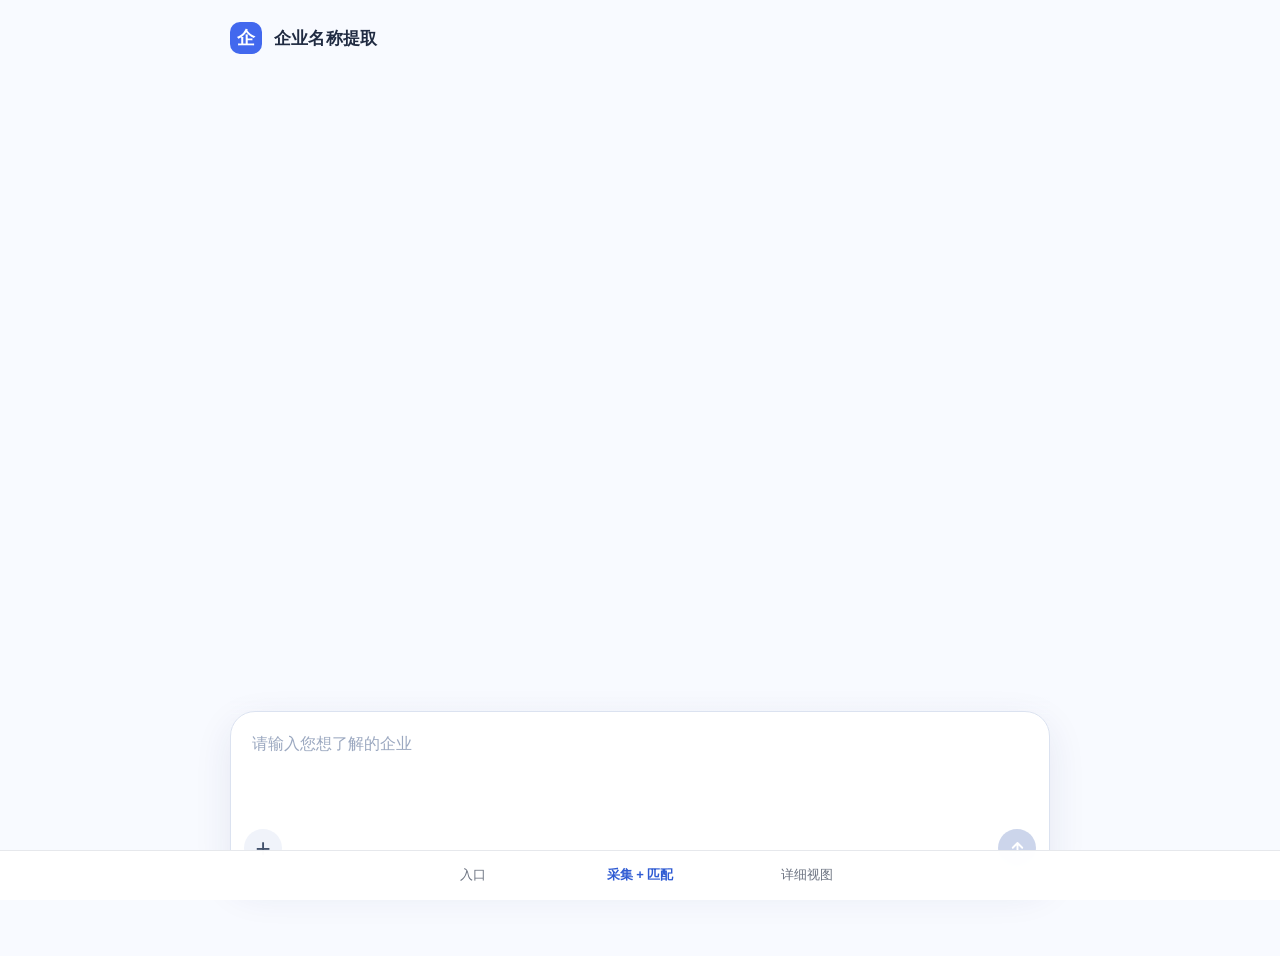
<file: demo/collect.html>
<!doctype html>
<html lang="zh-CN">
<head>
  <meta charset="utf-8">
  <meta name="viewport" content="width=device-width, initial-scale=1">
  <style>
    :root {
      font-family: -apple-system, BlinkMacSystemFont, "Segoe UI", "Microsoft YaHei", sans-serif;
      color: #202b42;
      background: #f8faff;
    }
    * { box-sizing: border-box; }
    body { margin: 0; }
    button, textarea { font: inherit; }
    .app {
      width: min(820px, calc(100% - 32px));
      min-height: 100dvh;
      margin: 0 auto;
      display: flex;
      flex-direction: column;
    }
    .topbar {
      height: 76px;
      display: flex;
      align-items: center;
      gap: 12px;
      flex: none;
    }
    .brand-mark {
      display: grid;
      place-items: center;
      width: 32px;
      height: 32px;
      border-radius: 10px;
      background: #4268ee;
      color: white;
      font-size: 18px;
      font-weight: 700;
    }
    .topbar strong { font-size: 17px; letter-spacing: .01em; }
    .conversation {
      flex: 1;
      min-height: 0;
      overflow-y: auto;
      display: flex;
      flex-direction: column;
      gap: 18px;
      padding: 18px 2px 30px;
    }
    .message {
      max-width: min(680px, 92%);
      padding: 13px 17px;
      border-radius: 18px;
      line-height: 1.65;
      white-space: pre-wrap;
      overflow-wrap: anywhere;
      font-size: 15px;
    }
    .message.user {
      align-self: flex-end;
      background: #e9efff;
      border-bottom-right-radius: 6px;
    }
    .message.assistant {
      align-self: flex-start;
      background: #fff;
      border: 1px solid #e7ebf3;
      border-bottom-left-radius: 6px;
      box-shadow: 0 3px 14px rgba(37, 56, 101, .04);
    }
    .message.error { color: #b42318; }
    .dock {
      position: sticky;
      bottom: 0;
      flex: none;
      padding: 14px 0 20px;
      background: linear-gradient(transparent, #f8faff 24%);
    }
    .composer {
      background: #fff;
      border: 1px solid #dbe2f0;
      border-radius: 25px;
      box-shadow: 0 12px 38px rgba(30, 48, 97, .09);
      transition: border-color .15s, box-shadow .15s;
    }
    .composer:focus-within {
      border-color: #5d7dfa;
      box-shadow: 0 12px 38px rgba(30, 48, 97, .09), 0 0 0 3px rgba(93, 125, 250, .12);
    }
    .editor { position: relative; }
    .url-icon {
      display: none;
      position: absolute;
      z-index: 2;
      top: 22px;
      left: 20px;
      width: 21px;
      height: 21px;
      color: #2759d9;
      pointer-events: none;
    }
    .url-icon svg { display: block; width: 100%; height: 100%; }
    .composer.has-leading-url .url-icon { display: block; }
    .composer.has-leading-url .highlight,
    .composer.has-leading-url textarea { padding-left: 55px; }
    .highlight, textarea {
      display: block;
      width: 100%;
      height: 112px;
      min-height: 112px;
      max-height: 260px;
      margin: 0;
      padding: 19px 21px 8px;
      border: 0;
      border-radius: 25px 25px 0 0;
      font-size: 16px;
      line-height: 1.65;
      font-weight: 400;
      letter-spacing: normal;
      white-space: pre-wrap;
      overflow-wrap: anywhere;
      tab-size: 4;
    }
    .highlight {
      position: absolute;
      inset: 0;
      z-index: 0;
      overflow: hidden;
      pointer-events: none;
      color: #202b42;
    }
    .highlight .url {
      color: #2759d9;
    }
    textarea {
      position: relative;
      z-index: 1;
      resize: none;
      outline: none;
      overflow-y: auto;
      background: transparent;
      color: #202b42;
      caret-color: #202b42;
      scrollbar-width: none;
    }
    textarea::-webkit-scrollbar { display: none; }
    body.highlight-ready textarea { color: transparent; }
    textarea::placeholder { color: #9ba8c0; opacity: 1; }
    textarea::selection { background: rgba(72, 107, 241, .23); }
    .attachments[hidden] { display: none; }
    .attachments {
      display: flex;
      flex-wrap: wrap;
      gap: 8px;
      padding: 1px 18px 10px;
    }
    .attachment {
      display: inline-flex;
      align-items: center;
      gap: 7px;
      max-width: 100%;
      padding: 7px 9px 7px 11px;
      border: 1px solid #dfe6f5;
      border-radius: 10px;
      background: #f4f7fd;
      color: #40516f;
      font-size: 13px;
    }
    .attachment span { overflow: hidden; text-overflow: ellipsis; white-space: nowrap; }
    .attachment button {
      border: 0;
      padding: 0 2px;
      background: none;
      color: #7887a2;
      font-size: 17px;
      cursor: pointer;
    }
    .controls {
      display: flex;
      justify-content: space-between;
      align-items: center;
      padding: 5px 13px 12px;
    }
    .add-button, .send-button {
      display: grid;
      place-items: center;
      width: 38px;
      height: 38px;
      border: 0;
      border-radius: 50%;
      cursor: pointer;
      transition: background .15s, transform .15s;
    }
    .add-button {
      background: #f0f3fa;
      color: #42516b;
      font-size: 26px;
      line-height: 1;
    }
    .send-button {
      background: #3f65ea;
      color: white;
    }
    .add-button:hover, .send-button:hover:not(:disabled) { transform: translateY(-1px); }
    .add-button:hover { background: #e6ebf6; }
    .send-button:hover:not(:disabled) { background: #2e54da; }
    .send-button:disabled { background: #ccd5eb; cursor: default; }
    .send-button svg { width: 19px; height: 19px; }
    button:focus-visible { outline: 3px solid #aabaff; outline-offset: 2px; }
    .hint { margin-left: 10px; color: #98a3b6; font-size: 12px; }
    .footnote { margin: 10px 0 0; text-align: center; color: #9aa5ba; font-size: 12px; }
    @media (max-width: 600px) {
      .topbar { height: 62px; }
      .hint { display: none; }
      .dock { padding-bottom: 10px; }
      .footnote { font-size: 11px; }
    }
  </style>
</head>
<body>
    <main class="app">
    <header class="topbar">
        <div class="brand-mark" aria-hidden="true">企</div>
        <strong>企业名称提取</strong>
    </header>

    <section id="conversation" class="conversation" role="log" aria-live="polite"></section>

    <div class="dock">
        <form id="form" class="composer">
        <div class="editor">
          <span class="url-icon" aria-hidden="true">
            <svg viewBox="0 0 24 24" fill="none" stroke="currentColor" stroke-width="1.8" stroke-linecap="round">
              <circle cx="12" cy="12" r="9"></circle>
              <path d="M3 12h18M12 3c2.5 2.5 3.8 5.5 3.8 9s-1.3 6.5-3.8 9M12 3c-2.5 2.5-3.8 5.5-3.8 9s1.3 6.5 3.8 9"></path>
            </svg>
          </span>
            <div id="highlight" class="highlight" aria-hidden="true"></div>
            <textarea
            id="text"
            aria-label="输入企业名单或网页链接"
            placeholder="请输入您想了解的企业"
            rows="3"
            ></textarea>
        </div>

        <div id="attachments" class="attachments" hidden></div>

        <div class="controls">
            <div>
            <button
                id="add"
                class="add-button"
                type="button"
                aria-label="添加图片或文件"
                title="添加图片或文件"
            >+</button>
            </div>
            <button
            id="send"
            class="send-button"
            type="submit"
            aria-label="发送并下载 CSV"
            title="发送并下载 CSV"
            disabled
            >
            <svg viewBox="0 0 24 24" fill="none" stroke="currentColor"
                stroke-width="2.4" stroke-linecap="round"
                stroke-linejoin="round" aria-hidden="true">
                <path d="M12 19V5M6 11l6-6 6 6"/>
            </svg>
            </button>
        </div>
        </form>

        <input
        id="files"
        type="file"
        multiple
        hidden
        accept=".pdf,.xlsx,.csv,.png,.jpg,.jpeg,.gif,.webp"
        >
    </div>
    </main>

  <script>
    const form = document.querySelector("#form");
    const textarea = document.querySelector("#text");
    const highlight = document.querySelector("#highlight");
    const attachments = document.querySelector("#attachments");
    const filesInput = document.querySelector("#files");
    const addButton = document.querySelector("#add");
    const sendButton = document.querySelector("#send");
    const conversation = document.querySelector("#conversation");
    const selectedFiles = [];
    let sending = false;

    function escapeHtml(value) {
      return value.replace(/[&<>"]/g, character => ({
        "&": "&amp;", "<": "&lt;", ">": "&gt;", '"': "&quot;"
      })[character]);
    }

    function findUrls(value) {
      const matches = [];
      for (const match of value.matchAll(/https?:\/\/[^\s<>"']+/gi)) {
        const url = match[0].replace(/[),.;!?，。；！？）]+$/g, "");
        try {
          if (new URL(url).hostname) {
            matches.push({ start: match.index, end: match.index + url.length, value: url });
          }
        } catch {
          // A URL being typed is not complete yet.
        }
      }
      return matches;
    }

    function updateInput() {
      textarea.style.height = "112px";
      const height = Math.min(Math.max(textarea.scrollHeight, 112), 260);
      textarea.style.height = height + "px";
      highlight.style.height = height + "px";

      const value = textarea.value;
      const urls = findUrls(value);
      form.classList.toggle("has-leading-url", urls.some(url => url.start === 0));
      let html = "";
      let cursor = 0;
      for (const url of urls) {
        html += escapeHtml(value.slice(cursor, url.start));
        html += '<span class="url">' + escapeHtml(url.value) + "</span>";
        cursor = url.end;
      }
      highlight.innerHTML = html + escapeHtml(value.slice(cursor)) + "\u200b";
      highlight.scrollTop = textarea.scrollTop;
      highlight.scrollLeft = textarea.scrollLeft;

      sendButton.disabled = sending || (!value.trim() && selectedFiles.length === 0);
    }

    function renderFiles() {
      attachments.replaceChildren();
      attachments.hidden = selectedFiles.length === 0;
      selectedFiles.forEach((file, index) => {
        const chip = document.createElement("div");
        chip.className = "attachment";
        const label = document.createElement("span");
        label.textContent = file.name;
        const remove = document.createElement("button");
        remove.type = "button";
        remove.setAttribute("aria-label", "移除 " + file.name);
        remove.textContent = "×";
        remove.addEventListener("click", () => {
          selectedFiles.splice(index, 1);
          renderFiles();
          updateInput();
        });
        chip.append(label, remove);
        attachments.appendChild(chip);
      });
      updateInput();
    }

    function addMessage(kind, value) {
      const message = document.createElement("div");
      message.className = "message " + kind;
      message.textContent = value;
      conversation.appendChild(message);
      conversation.scrollTop = conversation.scrollHeight;
      return message;
    }

    textarea.addEventListener("input", updateInput);
    textarea.addEventListener("scroll", () => {
      highlight.scrollTop = textarea.scrollTop;
      highlight.scrollLeft = textarea.scrollLeft;
    });
    textarea.addEventListener("keydown", event => {
      if (event.key === "Enter" && !event.shiftKey && !event.isComposing) {
        event.preventDefault();
        form.requestSubmit();
      }
    });
    addButton.addEventListener("click", () => filesInput.click());
    filesInput.addEventListener("change", () => {
      selectedFiles.push(...filesInput.files);
      filesInput.value = "";
      renderFiles();
    });

    form.addEventListener("submit", async event => {
      event.preventDefault();
      if (sending) return;

      const input = textarea.value.trim();
      const urls = findUrls(input);
      if (urls.length > 1) {
        addMessage("assistant error", "一次请发送一个网页链接。");
        return;
      }

      const url = urls[0]?.value || "";
      const text = url
        ? (input.slice(0, urls[0].start) + input.slice(urls[0].end)).trim()
        : input;
      if (!text && !url && selectedFiles.length === 0) return;

      const filesToSend = [...selectedFiles];
      const summary = [input, filesToSend.length
        ? "附件：" + filesToSend.map(file => file.name).join("、")
        : ""].filter(Boolean).join("\n");
      addMessage("user", summary.length > 450 ? summary.slice(0, 450) + "…" : summary);
      const reply = addMessage("assistant", "正在提取企业名称…");

      const data = new FormData();
      data.append("text", text);
      data.append("url", url);
      filesToSend.forEach(file => data.append("files", file));
      sending = true;
      updateInput();

      try {
        const response = await fetch("/api/company-csv", { method: "POST", body: data });
        if (!response.ok) {
          const error = await response.json().catch(() => ({}));
          throw new Error(typeof error.detail === "string" ? error.detail : "提取失败，请重试。");
        }

        const blob = await response.blob();
        const objectUrl = URL.createObjectURL(blob);
        const link = document.createElement("a");
        link.href = objectUrl;
        link.download = "company.csv";
        document.body.appendChild(link);
        link.click();
        link.remove();
        setTimeout(() => URL.revokeObjectURL(objectUrl), 1000);

        const count = response.headers.get("X-Company-Count");
        reply.textContent = count === null
          ? "整理完成，company.csv 已自动下载。"
          : "整理完成，共提取 " + count + " 家企业，company.csv 已自动下载。";
        textarea.value = "";
        selectedFiles.length = 0;
        renderFiles();
      } catch (error) {
        reply.classList.add("error");
        reply.textContent = error.message || "提取失败，请重试。";
      } finally {
        sending = false;
        updateInput();
        conversation.scrollTop = conversation.scrollHeight;
      }
    });

    if (location.protocol === "file:") {
      addMessage("assistant", "请从 http://127.0.0.1:8000/ 打开页面，才能连接后端并下载 CSV。");
    }
    updateInput();
    document.body.classList.add("highlight-ready");
  </script>

<script>
/* ── 离线垫片：把 /api/company-csv 换成本地规则，不需要后端和模型 ───────── */
const DEMO_NAMES = ["郑州宇通集团有限公司", "苏州东山精密制造股份有限公司", "北京汽车国际发展有限公司", "杭州老板电器股份有限公司", "东方电气集团东方电机有限公司", "济南二机床集团有限公司", "无锡奥特维科技股份有限公司", "亿嘉和科技股份有限公司", "杭州德创电子股份有限公司", "杭州兆华电子股份有限公司", "北京中科腾越科技发展有限公司", "上海镱镭飞秒激光技术有限公司", "江苏箸境智能科技有限公司", "华为技术有限公司", "京东方科技集团股份有限公司", "北京北方华创微电子装备有限公司", "摩尔线程智能科技（北京）股份有限公司", "上海精测半导体技术有限公司", "苏州思必驰信息科技有限公司", "上海合合信息科技发展有限公司", "矩阵时光数字科技有限公司", "无锡卓海科技股份有限公司", "匠岭科技(上海)有限公司", "绍兴市上虞区杭州湾集成电路设计工程中心", "上海矩量光启计算技术有限公司", "杭州原子矩阵计算有限公司", "浙江超级灵魂人工智能研究院有限公司", "北京当升材料科技股份有限公司", "中国铝业郑州有色金属研究院有限公司", "正泰安能数字能源（浙江）股份有限公司", "浙江浙达能源科技有限公司", "大参林医药集团股份有限公司", "中国科学技术大学附属第一医院 （安徽省立医院）", "天津中医药大学第一附属医院", "石河子大学第一附属医院", "山西省人民医院", "南华大学附属第一医院", "北京贝瑞和康生物技术有限公司", "南京艾尔普再生医学科技股份有限公司", "宁波市博坤生物科技有限公司", "南京诺尔曼生物技术股份有限公司", "国电投广西核电有限公司", "中建八局第一建设有限公司", "中建一局集团建设发展有限公司", "中建八局华中建设有限公司", "中建四局建设投资有限公司", "中建五局土木工程有限公司", "北方爆破科技有限公司", "天津泰达建设集团有限公司", "中共黔西南州委组织部", "腾讯科技（上海）有限公司", "北京字跳网络技术有限公司", "新华人寿保险股份有限公司浙江分公司", "中国民生银行股份有限公司南京分行", "招商证券股份有限公司", "东方财富信息股份有限公司", "浙商证券股份有限公司", "国元证券股份有限公司", "珠海金山办公软件有限公司", "杭州银行股份有限公司上海分行", "杭州银行股份有限公司南京分行", "中粮期货有限公司", "浙银理财有限责任公司", "安徽国元信托有限责任公司", "厦门国际信托有限公司", "杭州联合农村商业银行股份有限公司", "世坤咨询（北京）有限公司", "北京跃瀚科技有限责任公司", "新城控股集团股份有限公司上海分公司", "中汽研汽车试验场股份有限公司", "联检（江苏）科技股份有限公司", "上海千象资产管理有限公司", "杭州龙旗科技有限公司", "图灵私募基金管理（海南）有限公司", "上海宁苑资产管理有限公司", "上海鹏扶投资管理有限公司", "贝斯（无锡）信息系统有限公司", "北京海量数据技术股份有限公司", "天津南大通用数据技术股份有限公司", "广州美保科技有限公司", "北京世辉（上海）律师事务所", "宁波美鹰家居集团有限公司", "立时飞讯信息科技（上海）有限公司", "南京普利迪橡塑制品有限公司", "苏州青河科技有限公司", "上海杉泰私募基金管理有限公司", "南京中医药大学", "贵州师范大学", "清华大学附属中学", "诸暨荣怀学校", "北京外国语大学附属海南外国语学校", "国核湛江核电有限公司", "宁波华茂外国语学校", "上海市滴水湖学校", "北京学而思教育科技有限公司", "北京育达东方软件科技有限公司", "镇江市新东方教育培训有限公司", "高途教育科技集团有限公司", "海亮教育科技服务集团有限公司", "新航道（北京）管理咨询有限公司", "深圳市蓝天教育培训学校", "北京思跃教育科技集团有限公司", "上海新舟投资管理有限公司", "上海长宁区乐读线上教育培训学校", "上海我们方田科技有限公司", "北京平行线根源教育科技有限公司", "杭州小事做好教育科技有限公司", "杭州未来校教育科技有限公司", "上海照寰文化传播有限公司", "江苏乔木教育科技有限公司", "曼迪匹艾（北京）科技服务有限公司", "知有无界（深圳）智能科技有限公司", "巨人移动科技有限公司", "上海芒啾网络科技有限公司", "上海妙文创意科技有限公司", "宏胜饮料集团有限公司", "江苏共创人造草坪股份有限公司", "苏州萘思尔科技有限公司"];

function _csvBytes(list) {
  const rows = ["company_name"].concat(list);
  return new TextEncoder().encode(rows.join("\r\n") + "\r\n");
}

function _extractFromText(text) {
  return String(text || "")
    .split(/[、，,;\n\r\t]+/)
    .map(s => s.trim())
    .filter(s => s && s.length >= 2 && s.length <= 60);
}

const _realFetch = window.fetch;
window.fetch = function (url, opts) {
  if (String(url).indexOf("/api/company-csv") < 0) {
    return _realFetch.apply(this, arguments);
  }
  const body = (opts && opts.body) || new FormData();
  let typed = "";
  try { typed = body.get("text") || ""; } catch (e) { typed = ""; }

  let list = _extractFromText(typed);
  if (!list.length) list = DEMO_NAMES.slice();

  const seen = new Set();
  list = list.filter(n => (seen.has(n) ? false : (seen.add(n), true)));

  const bytes = _csvBytes(list);
  try { localStorage.setItem("company_names", JSON.stringify(list)); } catch (e) {}
  return Promise.resolve({
    ok: true,
    status: 200,
    headers: { get: k => (String(k).toLowerCase() === "x-company-count" ? String(list.length) : null) },
    blob: async () => new Blob([bytes], { type: "text/csv;charset=utf-8" }),
    json: async () => ({ count: list.length }),
    text: async () => new TextDecoder().decode(bytes)
  });
};
</script>


<div id="dsh-nav" style="position:fixed;left:0;right:0;bottom:0;z-index:9999;
 background:rgba(255,255,255,.96);border-top:1px solid #e6e8ec;
 backdrop-filter:blur(8px);font:13px/1 -apple-system,BlinkMacSystemFont,'PingFang SC',sans-serif;">
 <div style="max-width:520px;margin:0 auto;display:flex;padding:9px 12px 11px;gap:6px;">
  <a href="start.html" style="flex:1;text-align:center;padding:8px 0;border-radius:9px;color:#6b7280;text-decoration:none;">入口</a>
  <a href="fair.html" style="flex:1;text-align:center;padding:8px 0;border-radius:9px;color:#2f5bd3;font-weight:600;text-decoration:none;">采集 + 匹配</a>
  <a href="index.html" style="flex:1;text-align:center;padding:8px 0;border-radius:9px;color:#6b7280;text-decoration:none;">详细视图</a>
 </div>
</div>
<style>body{padding-bottom:56px}</style>

</body>
</html>
</file>
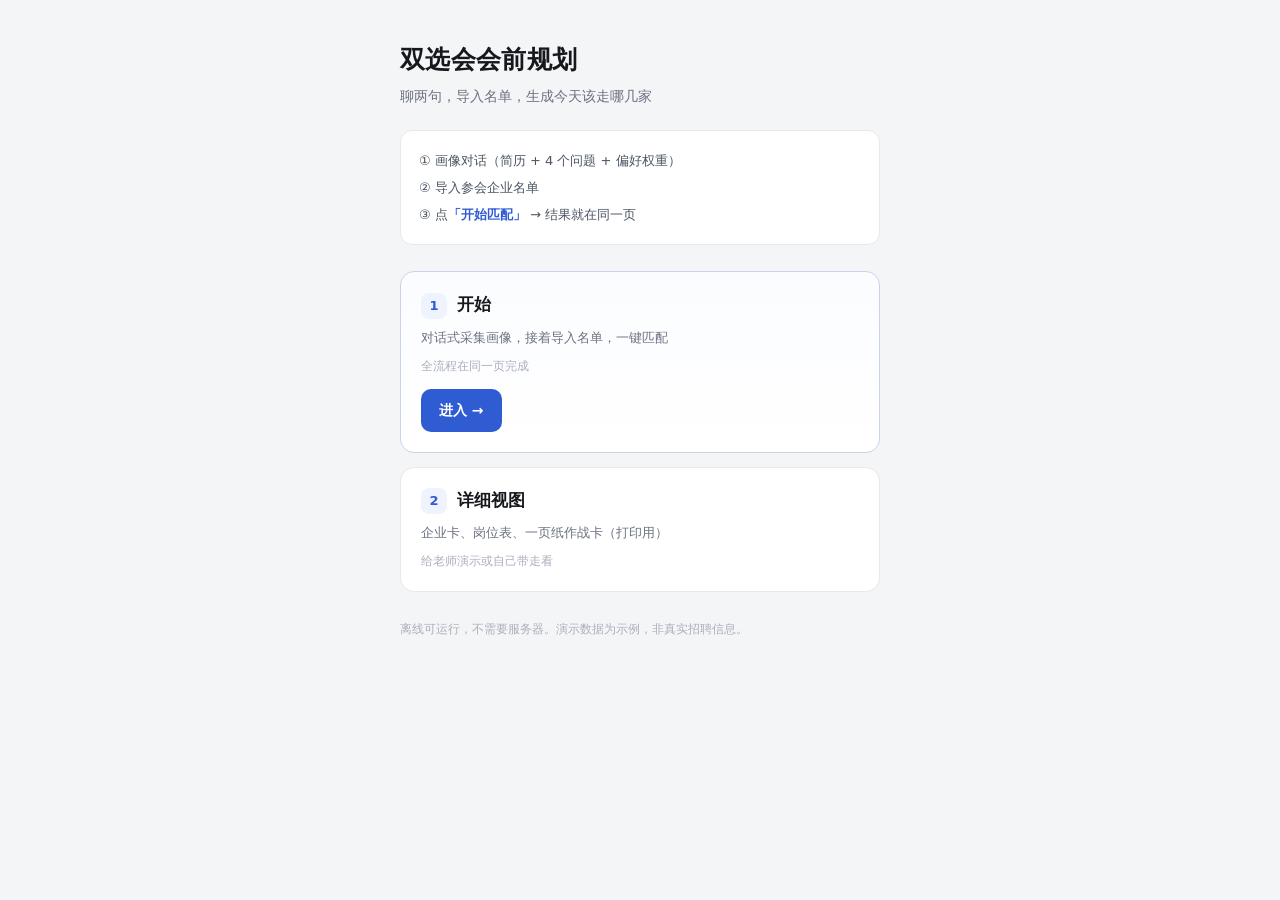
<file: demo/start.html>
<!DOCTYPE html>
<html lang="zh-CN">
<head>
<meta charset="utf-8">
<meta name="viewport" content="width=device-width,initial-scale=1">
<title>双选会会前规划 · 演示</title>
<style>
:root{--blue:#2f5bd3;--ink:#16181d;--muted:#6b7280;--line:#e6e8ec;--bg:#f4f5f7}
*{box-sizing:border-box}
body{margin:0;background:var(--bg);color:var(--ink);
 font-family:-apple-system,BlinkMacSystemFont,"PingFang SC","Microsoft YaHei",system-ui,sans-serif;
 font-size:15px;line-height:1.6;-webkit-font-smoothing:antialiased}
.app{max-width:520px;margin:0 auto;padding:40px 20px 70px}
h1{font-size:25px;margin:0 0 6px;letter-spacing:.3px}
.sub{color:var(--muted);font-size:13.5px;margin:0 0 22px}
.flow{background:#fff;border:1px solid var(--line);border-radius:12px;padding:16px 18px;
 font-size:13px;color:#4b5563;line-height:2.1;margin:0 0 26px}
.flow b{color:var(--blue)}
.card{display:block;text-decoration:none;color:inherit;background:#fff;border:1px solid var(--line);
 border-radius:14px;padding:20px;margin-bottom:14px;transition:.15s}
.card:hover{border-color:#c9d3ea;box-shadow:0 4px 16px rgba(30,50,110,.07)}
.card.main{border-color:#c9d3ea;background:linear-gradient(180deg,#fbfcff,#fff)}
.num{display:inline-block;width:26px;height:26px;line-height:26px;text-align:center;border-radius:8px;
 background:#eef3fe;color:var(--blue);font-weight:700;font-size:13px;margin-right:10px}
.t{font-size:16.5px;font-weight:650;vertical-align:middle}
.d{color:var(--muted);font-size:13px;margin:9px 0 0}
.who{font-size:11.5px;color:#a9afba;margin-top:8px}
.go{margin-top:14px;display:inline-block;background:var(--blue);color:#fff;font-weight:600;
 font-size:14px;padding:10px 18px;border-radius:10px}
.note{margin-top:26px;font-size:12px;color:#a9afba;line-height:1.9}
</style>
</head>
<body>
<div class="app">
  <h1>双选会会前规划</h1>
  <p class="sub">聊两句，导入名单，生成今天该走哪几家</p>

  <div class="flow">
    ① 画像对话（简历 + 4 个问题 + 偏好权重）<br>
    ② 导入参会企业名单<br>
    ③ 点<b>「开始匹配」</b> → 结果就在同一页
  </div>

  <a class="card main" href="fair.html">
    <span class="num">1</span><span class="t">开始</span>
    <p class="d">对话式采集画像，接着导入名单，一键匹配</p>
    <div class="who">全流程在同一页完成</div>
    <div class="go">进入 →</div>
  </a>

  <a class="card" href="index.html">
    <span class="num">2</span><span class="t">详细视图</span>
    <p class="d">企业卡、岗位表、一页纸作战卡（打印用）</p>
    <div class="who">给老师演示或自己带走看</div>
  </a>

  <p class="note">
    离线可运行，不需要服务器。演示数据为示例，非真实招聘信息。
  </p>
</div>
</body>
</html>
</file>
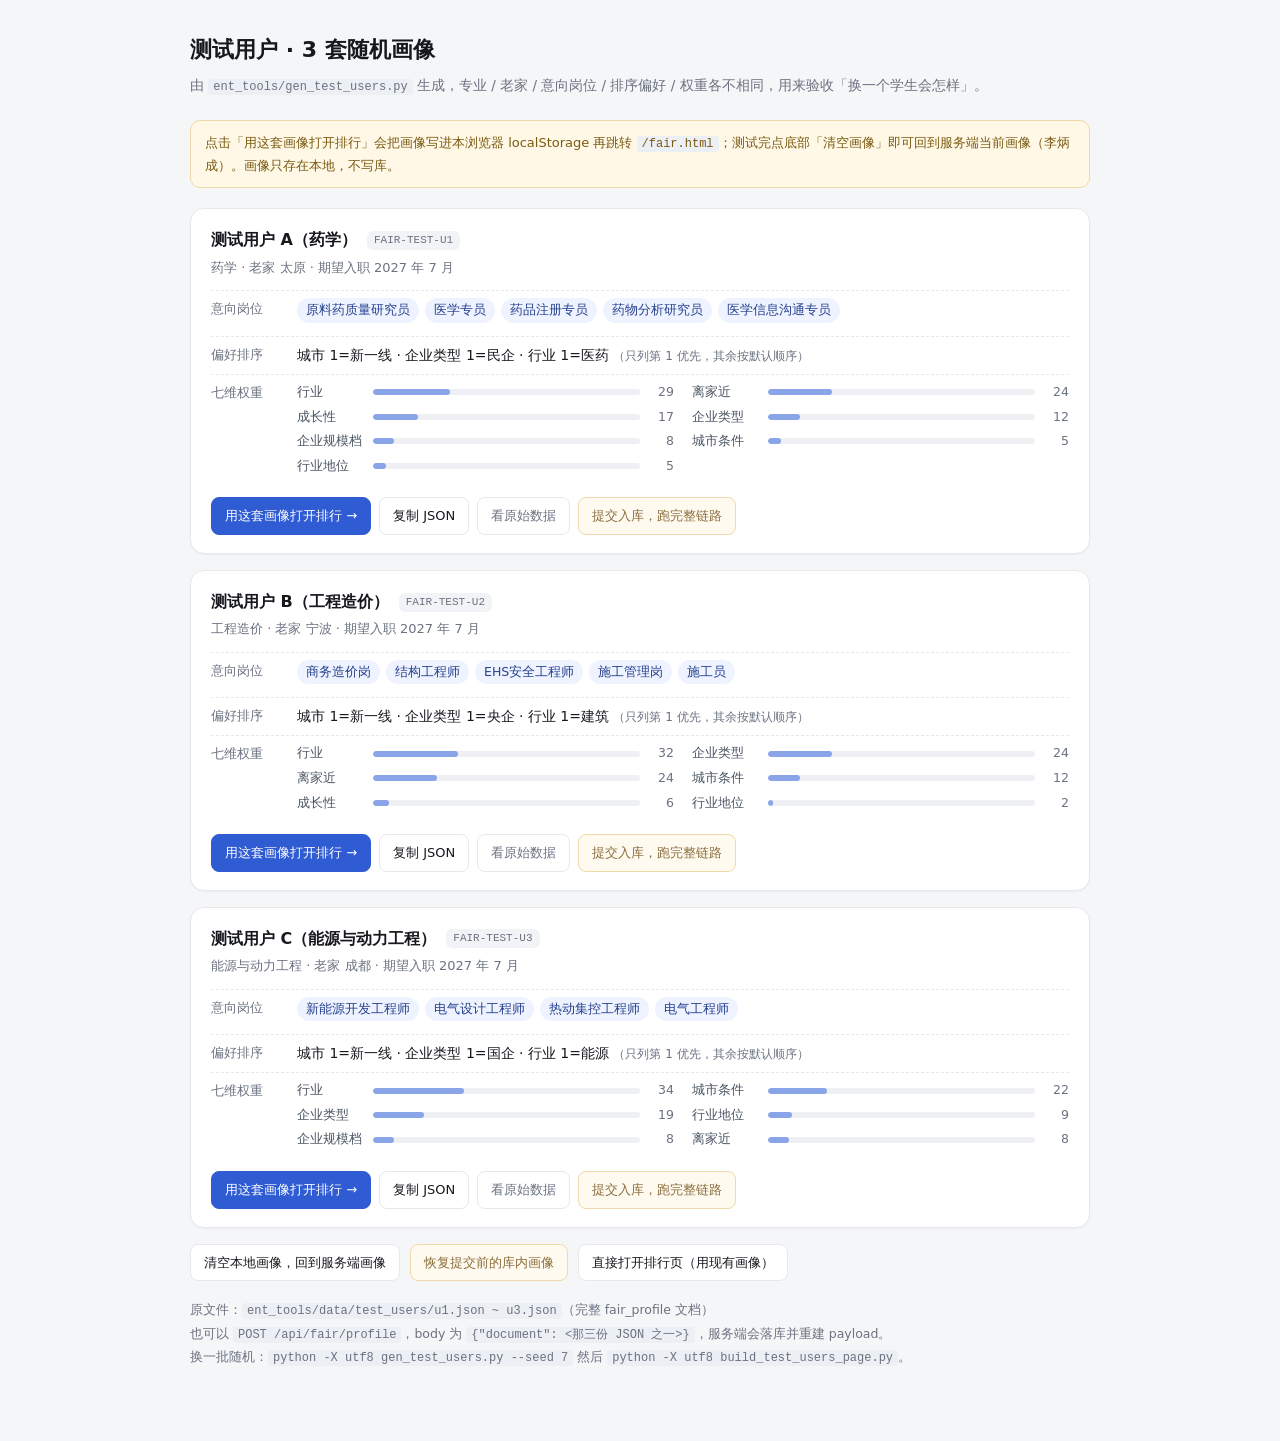
<file: demo/test_users.html>
<!DOCTYPE html>
<html lang="zh-CN"><head><meta charset="utf-8">
<meta name="viewport" content="width=device-width,initial-scale=1">
<title>测试用户 · 3 套随机画像</title>
<style>
:root{--ink:#16181d;--muted:#6b7280;--line:#e6e8ec;--bg:#f5f6f8;--card:#fff;
      --blue:#2f5bd3;--green:#0f7b57}
*{box-sizing:border-box}
body{margin:0;background:var(--bg);color:var(--ink);
 font-family:-apple-system,BlinkMacSystemFont,"PingFang SC","Microsoft YaHei",system-ui,sans-serif;
 font-size:14px;line-height:1.65;-webkit-font-smoothing:antialiased}
.app{max-width:940px;margin:0 auto;padding:32px 20px 64px}
h1{font-size:22px;margin:0 0 6px}
.sub{color:var(--muted);margin:0 0 22px;font-size:13.5px}
.note{background:#fff8e6;border:1px solid #f0d9a8;color:#7a5a12;border-radius:10px;
 padding:11px 14px;font-size:13px;margin:0 0 20px}
.card{background:var(--card);border:1px solid var(--line);border-radius:14px;
 padding:18px 20px;margin:0 0 16px;box-shadow:0 1px 2px rgba(16,24,40,.04)}
.card header{margin-bottom:12px}
.who{display:flex;align-items:center;gap:10px;font-size:16px}
.tag{font:11px/1 ui-monospace,Menlo,monospace;color:var(--muted);
 background:#f1f3f6;border-radius:6px;padding:4px 7px}
.meta{color:var(--muted);font-size:13px;margin-top:3px}
.row{display:flex;gap:12px;padding:7px 0;border-top:1px dashed var(--line)}
.k{flex:0 0 74px;color:var(--muted);font-size:13px}
.v{flex:1;min-width:0}
.chip{display:inline-block;background:#eef3ff;color:#26418f;border-radius:999px;
 padding:2px 9px;margin:0 6px 6px 0;font-size:12.5px}
.dim{color:var(--muted);font-size:12px}
.bars{display:grid;grid-template-columns:1fr 1fr;gap:4px 18px}
.bar{display:flex;align-items:center;gap:8px;font-size:12.5px}
.bl{flex:0 0 68px;color:#4b5563}
.bt{flex:1;height:6px;background:#eef0f4;border-radius:3px;overflow:hidden}
.bt i{display:block;height:100%;background:#8aa4e8;border-radius:3px}
.bv{flex:0 0 26px;text-align:right;color:var(--muted);font-variant-numeric:tabular-nums}
.acts{display:flex;gap:8px;flex-wrap:wrap;margin-top:14px}
button{font:inherit;font-size:13px;border:1px solid var(--line);background:#fff;
 color:var(--ink);border-radius:8px;padding:7px 13px;cursor:pointer}
button:hover{border-color:#c9cfda}
button.primary{background:var(--blue);border-color:var(--blue);color:#fff}
button.primary:hover{background:#284fbe}
button.ghost{color:var(--muted)}
.raw{display:none;margin:12px 0 0;background:#0f1115;color:#d7dce5;border-radius:10px;
 padding:14px;font:12px/1.55 ui-monospace,Menlo,monospace;max-height:320px;overflow:auto}
.raw.on{display:block}
.foot{display:flex;gap:10px;flex-wrap:wrap;margin-top:8px}
button.warn{border-color:#f0d9a8;background:#fffaf0;color:#8a6d3b}
button.warn:hover{background:#fff4dd}
.st{font-size:12.5px;color:#8a6d3b;margin-top:8px;min-height:0;line-height:1.6}
.st:empty{display:none}
.hint{color:var(--muted);font-size:12.5px;margin-top:18px;line-height:1.8}
code{background:#eceff4;border-radius:4px;padding:1px 5px;font-size:12px}
</style></head><body><div class="app">
<h1>测试用户 · 3 套随机画像</h1>
<p class="sub">由 <code>ent_tools/gen_test_users.py</code> 生成，专业 / 老家 / 意向岗位 / 排序偏好 / 权重各不相同，用来验收「换一个学生会怎样」。</p>
<div class="note">点击「用这套画像打开排行」会把画像写进本浏览器 localStorage 再跳转 <code>/fair.html</code>；测试完点底部「清空画像」即可回到服务端当前画像（李炳成）。画像只存在本地，不写库。</div>

  <section class="card" data-uid="FAIR-TEST-U1">
    <header>
      <div class="who"><b>测试用户 A（药学）</b><span class="tag">FAIR-TEST-U1</span></div>
      <div class="meta">药学 · 老家 太原 · 期望入职 2027 年 7 月</div>
    </header>
    <div class="row"><span class="k">意向岗位</span><div class="v"><span class="chip">原料药质量研究员</span><span class="chip">医学专员</span><span class="chip">药品注册专员</span><span class="chip">药物分析研究员</span><span class="chip">医学信息沟通专员</span></div></div>
    <div class="row"><span class="k">偏好排序</span><div class="v">
      城市 1=新一线 · 企业类型 1=民企 · 行业 1=医药
      <span class="dim">（只列第 1 优先，其余按默认顺序）</span></div></div>
    <div class="row"><span class="k">七维权重</span><div class="v bars"><div class="bar"><span class="bl">行业</span><span class="bt"><i style="width:29.0%"></i></span><span class="bv">29</span></div><div class="bar"><span class="bl">离家近</span><span class="bt"><i style="width:24.0%"></i></span><span class="bv">24</span></div><div class="bar"><span class="bl">成长性</span><span class="bt"><i style="width:17.0%"></i></span><span class="bv">17</span></div><div class="bar"><span class="bl">企业类型</span><span class="bt"><i style="width:12.0%"></i></span><span class="bv">12</span></div><div class="bar"><span class="bl">企业规模档</span><span class="bt"><i style="width:8.0%"></i></span><span class="bv">8</span></div><div class="bar"><span class="bl">城市条件</span><span class="bt"><i style="width:5.0%"></i></span><span class="bv">5</span></div><div class="bar"><span class="bl">行业地位</span><span class="bt"><i style="width:5.0%"></i></span><span class="bv">5</span></div></div></div>
    <div class="acts">
      <button class="primary" onclick="useUser(0)">用这套画像打开排行 →</button>
      <button onclick="copyJson(0, this)">复制 JSON</button>
      <button class="ghost" onclick="toggleJson(0)">看原始数据</button>
      <button class="warn" onclick="realRun(0)">提交入库，跑完整链路</button>
    </div>
    <div class="st" id="real-0"></div>
    <pre class="raw" id="raw-0">{
  &quot;document_type&quot;: &quot;fair_profile&quot;,
  &quot;document_version&quot;: &quot;1.1.0&quot;,
  &quot;schema_version&quot;: &quot;1.1&quot;,
  &quot;generated_at&quot;: &quot;2026-11-15T02:30:00+08:00&quot;,
  &quot;fair_id&quot;: &quot;FAIR-TEST-U1&quot;,
  &quot;collector&quot;: {
    &quot;version&quot;: &quot;0.2.0&quot;,
    &quot;engine&quot;: &quot;test-user-generator&quot;
  },
  &quot;privacy&quot;: {
    &quot;contact_masked&quot;: true,
    &quot;storage&quot;: &quot;浏览器 localStorage（测试用，不写库）&quot;
  },
  &quot;consent&quot;: {
    &quot;match&quot;: true
  },
  &quot;identity&quot;: {
    &quot;name&quot;: &quot;测试用户 A（药学）&quot;,
    &quot;major&quot;: &quot;药学&quot;,
    &quot;degree&quot;: &quot;本科&quot;,
    &quot;school&quot;: &quot;测试院校&quot;,
    &quot;graduation_year&quot;: &quot;2027&quot;
  },
  &quot;fair&quot;: {
    &quot;event_date&quot;: &quot;2026-11-20&quot;,
    &quot;target_stage&quot;: &quot;2027 届&quot;,
    &quot;stage_detail&quot;: &quot;应届校招&quot;,
    &quot;flagship_experience&quot;: &quot;&quot;,
    &quot;target_company_types&quot;: [
      &quot;民企&quot;
    ],
    &quot;home_city&quot;: &quot;太原&quot;
  },
  &quot;profile&quot;: {
    &quot;skills&quot;: [
      &quot;临床数据管理&quot;,
      &quot;GCP 法规&quot;,
      &quot;药理学&quot;,
      &quot;HPLC&quot;
    ],
    &quot;values&quot;: {
      &quot;salary&quot;: 71,
      &quot;stability&quot;: 100,
      &quot;growth&quot;: 100,
      &quot;autonomy&quot;: 98,
      &quot;impact&quot;: 73,
      &quot;balance&quot;: 41
    }
  },
  &quot;answers&quot;: {
    &quot;intended_jobs&quot;: [
      &quot;原料药质量研究员&quot;,
      &quot;医学专员&quot;,
      &quot;药品注册专员&quot;,
      &quot;药物分析研究员&quot;,
      &quot;医学信息沟通专员&quot;
    ],
    &quot;tri_weights&quot;: {
      &quot;industry&quot;: 29,
      &quot;home&quot;: 24,
      &quot;company_type&quot;: 12,
      &quot;growth&quot;: 17,
      &quot;city&quot;: 5,
      &quot;scale&quot;: 8,
      &quot;industry_status&quot;: 5
    },
    &quot;direction_interest&quot;: &quot;原料药质量研究员&quot;,
    &quot;region&quot;: &quot;太原&quot;,
    &quot;timeline&quot;: &quot;2027 年 7 月入职&quot;,
    &quot;major_fit&quot;: &quot;专业对口优先&quot;,
    &quot;values&quot;: {
      &quot;salary&quot;: 71,
      &quot;stability&quot;: 100,
      &quot;growth&quot;: 100,
      &quot;autonomy&quot;: 98,
      &quot;impact&quot;: 73,
      &quot;balance&quot;: 41
    },
    &quot;skills&quot;: [
      &quot;临床数据管理&quot;,
      &quot;GCP 法规&quot;,
      &quot;药理学&quot;,
      &quot;HPLC&quot;
    ],
    &quot;city_rank&quot;: {
      &quot;新一线&quot;: 1,
      &quot;其他省会&quot;: 2,
      &quot;一线&quot;: 3,
      &quot;经济发达&quot;: 4,
      &quot;交通发达&quot;: 5,
      &quot;生态友好&quot;: 6,
      &quot;其他&quot;: 7
    },
    &quot;company_type_rank&quot;: {
      &quot;民企&quot;: 1,
      &quot;央企&quot;: 2,
      &quot;国企&quot;: 3,
      &quot;事业单位&quot;: 4,
      &quot;外企&quot;: 5
    },
    &quot;industry_rank&quot;: {
      &quot;医药&quot;: 1,
      &quot;IT&quot;: 2,
      &quot;金融&quot;: 3,
      &quot;制造&quot;: 4,
      &quot;建筑&quot;: 5,
      &quot;能源&quot;: 6,
      &quot;教育&quot;: 7,
      &quot;消费&quot;: 8
    },
    &quot;hard_filter&quot;: &quot;&quot;,
    &quot;accept_no_major&quot;: false
  },
  &quot;resume&quot;: {
    &quot;uploaded&quot;: false,
    &quot;extraction&quot;: {}
  },
  &quot;quality&quot;: {
    &quot;score&quot;: 86,
    &quot;level&quot;: &quot;可直接进入匹配&quot;,
    &quot;missing&quot;: [],
    &quot;warnings&quot;: [
      &quot;测试画像：由 gen_test_users.py 随机生成，不代表真实学生&quot;
    ]
  },
  &quot;summary&quot;: {
    &quot;headline&quot;: &quot;太原 · 药学 · 应届校招&quot;,
    &quot;traits&quot;: [
      &quot;意向岗位：原料药质量研究员、医学专员、药品注册专员、药物分析研究员、医学信息沟通专员&quot;,
      &quot;偏好排序（1=最优先）：城市 新一线 / 类型 民企 / 行业 医药&quot;,
      &quot;老家城市：太原&quot;,
      &quot;技能：临床数据管理、GCP 法规、药理学、HPLC&quot;
    ]
  },
  &quot;notes&quot;: [
    &quot;测试画像，仅用于验收排行与匹配逻辑&quot;
  ],
  &quot;downstream&quot;: {
    &quot;match_ready&quot;: true
  }
}</pre>
  </section>
  <section class="card" data-uid="FAIR-TEST-U2">
    <header>
      <div class="who"><b>测试用户 B（工程造价）</b><span class="tag">FAIR-TEST-U2</span></div>
      <div class="meta">工程造价 · 老家 宁波 · 期望入职 2027 年 7 月</div>
    </header>
    <div class="row"><span class="k">意向岗位</span><div class="v"><span class="chip">商务造价岗</span><span class="chip">结构工程师</span><span class="chip">EHS安全工程师</span><span class="chip">施工管理岗</span><span class="chip">施工员</span></div></div>
    <div class="row"><span class="k">偏好排序</span><div class="v">
      城市 1=新一线 · 企业类型 1=央企 · 行业 1=建筑
      <span class="dim">（只列第 1 优先，其余按默认顺序）</span></div></div>
    <div class="row"><span class="k">七维权重</span><div class="v bars"><div class="bar"><span class="bl">行业</span><span class="bt"><i style="width:32.0%"></i></span><span class="bv">32</span></div><div class="bar"><span class="bl">企业类型</span><span class="bt"><i style="width:24.0%"></i></span><span class="bv">24</span></div><div class="bar"><span class="bl">离家近</span><span class="bt"><i style="width:24.0%"></i></span><span class="bv">24</span></div><div class="bar"><span class="bl">城市条件</span><span class="bt"><i style="width:12.0%"></i></span><span class="bv">12</span></div><div class="bar"><span class="bl">成长性</span><span class="bt"><i style="width:6.0%"></i></span><span class="bv">6</span></div><div class="bar"><span class="bl">行业地位</span><span class="bt"><i style="width:2.0%"></i></span><span class="bv">2</span></div></div></div>
    <div class="acts">
      <button class="primary" onclick="useUser(1)">用这套画像打开排行 →</button>
      <button onclick="copyJson(1, this)">复制 JSON</button>
      <button class="ghost" onclick="toggleJson(1)">看原始数据</button>
      <button class="warn" onclick="realRun(1)">提交入库，跑完整链路</button>
    </div>
    <div class="st" id="real-1"></div>
    <pre class="raw" id="raw-1">{
  &quot;document_type&quot;: &quot;fair_profile&quot;,
  &quot;document_version&quot;: &quot;1.1.0&quot;,
  &quot;schema_version&quot;: &quot;1.1&quot;,
  &quot;generated_at&quot;: &quot;2026-11-15T02:30:00+08:00&quot;,
  &quot;fair_id&quot;: &quot;FAIR-TEST-U2&quot;,
  &quot;collector&quot;: {
    &quot;version&quot;: &quot;0.2.0&quot;,
    &quot;engine&quot;: &quot;test-user-generator&quot;
  },
  &quot;privacy&quot;: {
    &quot;contact_masked&quot;: true,
    &quot;storage&quot;: &quot;浏览器 localStorage（测试用，不写库）&quot;
  },
  &quot;consent&quot;: {
    &quot;match&quot;: true
  },
  &quot;identity&quot;: {
    &quot;name&quot;: &quot;测试用户 B（工程造价）&quot;,
    &quot;major&quot;: &quot;工程造价&quot;,
    &quot;degree&quot;: &quot;本科&quot;,
    &quot;school&quot;: &quot;测试院校&quot;,
    &quot;graduation_year&quot;: &quot;2027&quot;
  },
  &quot;fair&quot;: {
    &quot;event_date&quot;: &quot;2026-11-20&quot;,
    &quot;target_stage&quot;: &quot;2027 届&quot;,
    &quot;stage_detail&quot;: &quot;应届校招&quot;,
    &quot;flagship_experience&quot;: &quot;&quot;,
    &quot;target_company_types&quot;: [
      &quot;央企&quot;
    ],
    &quot;home_city&quot;: &quot;宁波&quot;
  },
  &quot;profile&quot;: {
    &quot;skills&quot;: [
      &quot;广联达&quot;,
      &quot;BIM&quot;,
      &quot;AutoCAD&quot;,
      &quot;测量放线&quot;
    ],
    &quot;values&quot;: {
      &quot;salary&quot;: 100,
      &quot;stability&quot;: 100,
      &quot;growth&quot;: 67,
      &quot;autonomy&quot;: 83,
      &quot;impact&quot;: 54,
      &quot;balance&quot;: 19
    }
  },
  &quot;answers&quot;: {
    &quot;intended_jobs&quot;: [
      &quot;商务造价岗&quot;,
      &quot;结构工程师&quot;,
      &quot;EHS安全工程师&quot;,
      &quot;施工管理岗&quot;,
      &quot;施工员&quot;
    ],
    &quot;tri_weights&quot;: {
      &quot;industry&quot;: 32,
      &quot;company_type&quot;: 24,
      &quot;home&quot;: 24,
      &quot;scale&quot;: 0,
      &quot;city&quot;: 12,
      &quot;growth&quot;: 6,
      &quot;industry_status&quot;: 2
    },
    &quot;direction_interest&quot;: &quot;商务造价岗&quot;,
    &quot;region&quot;: &quot;宁波&quot;,
    &quot;timeline&quot;: &quot;2027 年 7 月入职&quot;,
    &quot;major_fit&quot;: &quot;专业对口优先&quot;,
    &quot;values&quot;: {
      &quot;salary&quot;: 100,
      &quot;stability&quot;: 100,
      &quot;growth&quot;: 67,
      &quot;autonomy&quot;: 83,
      &quot;impact&quot;: 54,
      &quot;balance&quot;: 19
    },
    &quot;skills&quot;: [
      &quot;广联达&quot;,
      &quot;BIM&quot;,
      &quot;AutoCAD&quot;,
      &quot;测量放线&quot;
    ],
    &quot;city_rank&quot;: {
      &quot;新一线&quot;: 1,
      &quot;一线&quot;: 2,
      &quot;其他省会&quot;: 3,
      &quot;经济发达&quot;: 4,
      &quot;交通发达&quot;: 5,
      &quot;其他&quot;: 6,
      &quot;生态友好&quot;: 7
    },
    &quot;company_type_rank&quot;: {
      &quot;央企&quot;: 1,
      &quot;国企&quot;: 2,
      &quot;民企&quot;: 3,
      &quot;外企&quot;: 4,
      &quot;事业单位&quot;: 5
    },
    &quot;industry_rank&quot;: {
      &quot;建筑&quot;: 1,
      &quot;IT&quot;: 2,
      &quot;金融&quot;: 3,
      &quot;制造&quot;: 4,
      &quot;能源&quot;: 5,
      &quot;医药&quot;: 6,
      &quot;教育&quot;: 7,
      &quot;消费&quot;: 8
    },
    &quot;hard_filter&quot;: &quot;&quot;,
    &quot;accept_no_major&quot;: false
  },
  &quot;resume&quot;: {
    &quot;uploaded&quot;: false,
    &quot;extraction&quot;: {}
  },
  &quot;quality&quot;: {
    &quot;score&quot;: 86,
    &quot;level&quot;: &quot;可直接进入匹配&quot;,
    &quot;missing&quot;: [],
    &quot;warnings&quot;: [
      &quot;测试画像：由 gen_test_users.py 随机生成，不代表真实学生&quot;
    ]
  },
  &quot;summary&quot;: {
    &quot;headline&quot;: &quot;宁波 · 工程造价 · 应届校招&quot;,
    &quot;traits&quot;: [
      &quot;意向岗位：商务造价岗、结构工程师、EHS安全工程师、施工管理岗、施工员&quot;,
      &quot;偏好排序（1=最优先）：城市 新一线 / 类型 央企 / 行业 建筑&quot;,
      &quot;老家城市：宁波&quot;,
      &quot;技能：广联达、BIM、AutoCAD、测量放线&quot;
    ]
  },
  &quot;notes&quot;: [
    &quot;测试画像，仅用于验收排行与匹配逻辑&quot;
  ],
  &quot;downstream&quot;: {
    &quot;match_ready&quot;: true
  }
}</pre>
  </section>
  <section class="card" data-uid="FAIR-TEST-U3">
    <header>
      <div class="who"><b>测试用户 C（能源与动力工程）</b><span class="tag">FAIR-TEST-U3</span></div>
      <div class="meta">能源与动力工程 · 老家 成都 · 期望入职 2027 年 7 月</div>
    </header>
    <div class="row"><span class="k">意向岗位</span><div class="v"><span class="chip">新能源开发工程师</span><span class="chip">电气设计工程师</span><span class="chip">热动集控工程师</span><span class="chip">电气工程师</span></div></div>
    <div class="row"><span class="k">偏好排序</span><div class="v">
      城市 1=新一线 · 企业类型 1=国企 · 行业 1=能源
      <span class="dim">（只列第 1 优先，其余按默认顺序）</span></div></div>
    <div class="row"><span class="k">七维权重</span><div class="v bars"><div class="bar"><span class="bl">行业</span><span class="bt"><i style="width:34.0%"></i></span><span class="bv">34</span></div><div class="bar"><span class="bl">城市条件</span><span class="bt"><i style="width:22.0%"></i></span><span class="bv">22</span></div><div class="bar"><span class="bl">企业类型</span><span class="bt"><i style="width:19.0%"></i></span><span class="bv">19</span></div><div class="bar"><span class="bl">行业地位</span><span class="bt"><i style="width:9.0%"></i></span><span class="bv">9</span></div><div class="bar"><span class="bl">企业规模档</span><span class="bt"><i style="width:8.0%"></i></span><span class="bv">8</span></div><div class="bar"><span class="bl">离家近</span><span class="bt"><i style="width:8.0%"></i></span><span class="bv">8</span></div></div></div>
    <div class="acts">
      <button class="primary" onclick="useUser(2)">用这套画像打开排行 →</button>
      <button onclick="copyJson(2, this)">复制 JSON</button>
      <button class="ghost" onclick="toggleJson(2)">看原始数据</button>
      <button class="warn" onclick="realRun(2)">提交入库，跑完整链路</button>
    </div>
    <div class="st" id="real-2"></div>
    <pre class="raw" id="raw-2">{
  &quot;document_type&quot;: &quot;fair_profile&quot;,
  &quot;document_version&quot;: &quot;1.1.0&quot;,
  &quot;schema_version&quot;: &quot;1.1&quot;,
  &quot;generated_at&quot;: &quot;2026-11-15T02:30:00+08:00&quot;,
  &quot;fair_id&quot;: &quot;FAIR-TEST-U3&quot;,
  &quot;collector&quot;: {
    &quot;version&quot;: &quot;0.2.0&quot;,
    &quot;engine&quot;: &quot;test-user-generator&quot;
  },
  &quot;privacy&quot;: {
    &quot;contact_masked&quot;: true,
    &quot;storage&quot;: &quot;浏览器 localStorage（测试用，不写库）&quot;
  },
  &quot;consent&quot;: {
    &quot;match&quot;: true
  },
  &quot;identity&quot;: {
    &quot;name&quot;: &quot;测试用户 C（能源与动力工程）&quot;,
    &quot;major&quot;: &quot;能源与动力工程&quot;,
    &quot;degree&quot;: &quot;本科&quot;,
    &quot;school&quot;: &quot;测试院校&quot;,
    &quot;graduation_year&quot;: &quot;2027&quot;
  },
  &quot;fair&quot;: {
    &quot;event_date&quot;: &quot;2026-11-20&quot;,
    &quot;target_stage&quot;: &quot;2027 届&quot;,
    &quot;stage_detail&quot;: &quot;应届校招&quot;,
    &quot;flagship_experience&quot;: &quot;&quot;,
    &quot;target_company_types&quot;: [
      &quot;国企&quot;
    ],
    &quot;home_city&quot;: &quot;成都&quot;
  },
  &quot;profile&quot;: {
    &quot;skills&quot;: [
      &quot;电力系统分析&quot;,
      &quot;PLC&quot;,
      &quot;AutoCAD&quot;,
      &quot;继电保护&quot;
    ],
    &quot;values&quot;: {
      &quot;salary&quot;: 77,
      &quot;stability&quot;: 59,
      &quot;growth&quot;: 7,
      &quot;autonomy&quot;: 35,
      &quot;impact&quot;: 57,
      &quot;balance&quot;: 96
    }
  },
  &quot;answers&quot;: {
    &quot;intended_jobs&quot;: [
      &quot;新能源开发工程师&quot;,
      &quot;电气设计工程师&quot;,
      &quot;热动集控工程师&quot;,
      &quot;电气工程师&quot;
    ],
    &quot;tri_weights&quot;: {
      &quot;industry&quot;: 34,
      &quot;city&quot;: 22,
      &quot;company_type&quot;: 19,
      &quot;scale&quot;: 8,
      &quot;home&quot;: 8,
      &quot;growth&quot;: 0,
      &quot;industry_status&quot;: 9
    },
    &quot;direction_interest&quot;: &quot;新能源开发工程师&quot;,
    &quot;region&quot;: &quot;成都&quot;,
    &quot;timeline&quot;: &quot;2027 年 7 月入职&quot;,
    &quot;major_fit&quot;: &quot;专业对口优先&quot;,
    &quot;values&quot;: {
      &quot;salary&quot;: 77,
      &quot;stability&quot;: 59,
      &quot;growth&quot;: 7,
      &quot;autonomy&quot;: 35,
      &quot;impact&quot;: 57,
      &quot;balance&quot;: 96
    },
    &quot;skills&quot;: [
      &quot;电力系统分析&quot;,
      &quot;PLC&quot;,
      &quot;AutoCAD&quot;,
      &quot;继电保护&quot;
    ],
    &quot;city_rank&quot;: {
      &quot;新一线&quot;: 1,
      &quot;一线&quot;: 2,
      &quot;其他省会&quot;: 3,
      &quot;经济发达&quot;: 4,
      &quot;交通发达&quot;: 5,
      &quot;其他&quot;: 6,
      &quot;生态友好&quot;: 7
    },
    &quot;company_type_rank&quot;: {
      &quot;国企&quot;: 1,
      &quot;央企&quot;: 2,
      &quot;民企&quot;: 3,
      &quot;事业单位&quot;: 4,
      &quot;外企&quot;: 5
    },
    &quot;industry_rank&quot;: {
      &quot;能源&quot;: 1,
      &quot;金融&quot;: 2,
      &quot;IT&quot;: 3,
      &quot;制造&quot;: 4,
      &quot;建筑&quot;: 5,
      &quot;医药&quot;: 6,
      &quot;教育&quot;: 7,
      &quot;消费&quot;: 8
    },
    &quot;hard_filter&quot;: &quot;&quot;,
    &quot;accept_no_major&quot;: false
  },
  &quot;resume&quot;: {
    &quot;uploaded&quot;: false,
    &quot;extraction&quot;: {}
  },
  &quot;quality&quot;: {
    &quot;score&quot;: 86,
    &quot;level&quot;: &quot;可直接进入匹配&quot;,
    &quot;missing&quot;: [],
    &quot;warnings&quot;: [
      &quot;测试画像：由 gen_test_users.py 随机生成，不代表真实学生&quot;
    ]
  },
  &quot;summary&quot;: {
    &quot;headline&quot;: &quot;成都 · 能源与动力工程 · 应届校招&quot;,
    &quot;traits&quot;: [
      &quot;意向岗位：新能源开发工程师、电气设计工程师、热动集控工程师、电气工程师&quot;,
      &quot;偏好排序（1=最优先）：城市 新一线 / 类型 国企 / 行业 能源&quot;,
      &quot;老家城市：成都&quot;,
      &quot;技能：电力系统分析、PLC、AutoCAD、继电保护&quot;
    ]
  },
  &quot;notes&quot;: [
    &quot;测试画像，仅用于验收排行与匹配逻辑&quot;
  ],
  &quot;downstream&quot;: {
    &quot;match_ready&quot;: true
  }
}</pre>
  </section>
<div class="foot">
  <button onclick="clearUser()">清空本地画像，回到服务端画像</button>
  <button class="warn" onclick="restoreActive()">恢复提交前的库内画像</button>
  <button onclick="location.href='/fair.html'">直接打开排行页（用现有画像）</button>
</div>
<p class="hint">
原文件：<code>ent_tools/data/test_users/u1.json ~ u3.json</code>（完整 fair_profile 文档）<br>
也可以 <code>POST /api/fair/profile</code>，body 为 <code>{"document": &lt;那三份 JSON 之一&gt;}</code>，服务端会落库并重建 payload。<br>
换一批随机：<code>python -X utf8 gen_test_users.py --seed 7</code> 然后 <code>python -X utf8 build_test_users_page.py</code>。
</p>
</div>
<script>
const USERS = [{"document_type": "fair_profile", "document_version": "1.1.0", "schema_version": "1.1", "generated_at": "2026-11-15T02:30:00+08:00", "fair_id": "FAIR-TEST-U1", "collector": {"version": "0.2.0", "engine": "test-user-generator"}, "privacy": {"contact_masked": true, "storage": "浏览器 localStorage（测试用，不写库）"}, "consent": {"match": true}, "identity": {"name": "测试用户 A（药学）", "major": "药学", "degree": "本科", "school": "测试院校", "graduation_year": "2027"}, "fair": {"event_date": "2026-11-20", "target_stage": "2027 届", "stage_detail": "应届校招", "flagship_experience": "", "target_company_types": ["民企"], "home_city": "太原"}, "profile": {"skills": ["临床数据管理", "GCP 法规", "药理学", "HPLC"], "values": {"salary": 71, "stability": 100, "growth": 100, "autonomy": 98, "impact": 73, "balance": 41}}, "answers": {"intended_jobs": ["原料药质量研究员", "医学专员", "药品注册专员", "药物分析研究员", "医学信息沟通专员"], "tri_weights": {"industry": 29, "home": 24, "company_type": 12, "growth": 17, "city": 5, "scale": 8, "industry_status": 5}, "direction_interest": "原料药质量研究员", "region": "太原", "timeline": "2027 年 7 月入职", "major_fit": "专业对口优先", "values": {"salary": 71, "stability": 100, "growth": 100, "autonomy": 98, "impact": 73, "balance": 41}, "skills": ["临床数据管理", "GCP 法规", "药理学", "HPLC"], "city_rank": {"新一线": 1, "其他省会": 2, "一线": 3, "经济发达": 4, "交通发达": 5, "生态友好": 6, "其他": 7}, "company_type_rank": {"民企": 1, "央企": 2, "国企": 3, "事业单位": 4, "外企": 5}, "industry_rank": {"医药": 1, "IT": 2, "金融": 3, "制造": 4, "建筑": 5, "能源": 6, "教育": 7, "消费": 8}, "hard_filter": "", "accept_no_major": false}, "resume": {"uploaded": false, "extraction": {}}, "quality": {"score": 86, "level": "可直接进入匹配", "missing": [], "warnings": ["测试画像：由 gen_test_users.py 随机生成，不代表真实学生"]}, "summary": {"headline": "太原 · 药学 · 应届校招", "traits": ["意向岗位：原料药质量研究员、医学专员、药品注册专员、药物分析研究员、医学信息沟通专员", "偏好排序（1=最优先）：城市 新一线 / 类型 民企 / 行业 医药", "老家城市：太原", "技能：临床数据管理、GCP 法规、药理学、HPLC"]}, "notes": ["测试画像，仅用于验收排行与匹配逻辑"], "downstream": {"match_ready": true}}, {"document_type": "fair_profile", "document_version": "1.1.0", "schema_version": "1.1", "generated_at": "2026-11-15T02:30:00+08:00", "fair_id": "FAIR-TEST-U2", "collector": {"version": "0.2.0", "engine": "test-user-generator"}, "privacy": {"contact_masked": true, "storage": "浏览器 localStorage（测试用，不写库）"}, "consent": {"match": true}, "identity": {"name": "测试用户 B（工程造价）", "major": "工程造价", "degree": "本科", "school": "测试院校", "graduation_year": "2027"}, "fair": {"event_date": "2026-11-20", "target_stage": "2027 届", "stage_detail": "应届校招", "flagship_experience": "", "target_company_types": ["央企"], "home_city": "宁波"}, "profile": {"skills": ["广联达", "BIM", "AutoCAD", "测量放线"], "values": {"salary": 100, "stability": 100, "growth": 67, "autonomy": 83, "impact": 54, "balance": 19}}, "answers": {"intended_jobs": ["商务造价岗", "结构工程师", "EHS安全工程师", "施工管理岗", "施工员"], "tri_weights": {"industry": 32, "company_type": 24, "home": 24, "scale": 0, "city": 12, "growth": 6, "industry_status": 2}, "direction_interest": "商务造价岗", "region": "宁波", "timeline": "2027 年 7 月入职", "major_fit": "专业对口优先", "values": {"salary": 100, "stability": 100, "growth": 67, "autonomy": 83, "impact": 54, "balance": 19}, "skills": ["广联达", "BIM", "AutoCAD", "测量放线"], "city_rank": {"新一线": 1, "一线": 2, "其他省会": 3, "经济发达": 4, "交通发达": 5, "其他": 6, "生态友好": 7}, "company_type_rank": {"央企": 1, "国企": 2, "民企": 3, "外企": 4, "事业单位": 5}, "industry_rank": {"建筑": 1, "IT": 2, "金融": 3, "制造": 4, "能源": 5, "医药": 6, "教育": 7, "消费": 8}, "hard_filter": "", "accept_no_major": false}, "resume": {"uploaded": false, "extraction": {}}, "quality": {"score": 86, "level": "可直接进入匹配", "missing": [], "warnings": ["测试画像：由 gen_test_users.py 随机生成，不代表真实学生"]}, "summary": {"headline": "宁波 · 工程造价 · 应届校招", "traits": ["意向岗位：商务造价岗、结构工程师、EHS安全工程师、施工管理岗、施工员", "偏好排序（1=最优先）：城市 新一线 / 类型 央企 / 行业 建筑", "老家城市：宁波", "技能：广联达、BIM、AutoCAD、测量放线"]}, "notes": ["测试画像，仅用于验收排行与匹配逻辑"], "downstream": {"match_ready": true}}, {"document_type": "fair_profile", "document_version": "1.1.0", "schema_version": "1.1", "generated_at": "2026-11-15T02:30:00+08:00", "fair_id": "FAIR-TEST-U3", "collector": {"version": "0.2.0", "engine": "test-user-generator"}, "privacy": {"contact_masked": true, "storage": "浏览器 localStorage（测试用，不写库）"}, "consent": {"match": true}, "identity": {"name": "测试用户 C（能源与动力工程）", "major": "能源与动力工程", "degree": "本科", "school": "测试院校", "graduation_year": "2027"}, "fair": {"event_date": "2026-11-20", "target_stage": "2027 届", "stage_detail": "应届校招", "flagship_experience": "", "target_company_types": ["国企"], "home_city": "成都"}, "profile": {"skills": ["电力系统分析", "PLC", "AutoCAD", "继电保护"], "values": {"salary": 77, "stability": 59, "growth": 7, "autonomy": 35, "impact": 57, "balance": 96}}, "answers": {"intended_jobs": ["新能源开发工程师", "电气设计工程师", "热动集控工程师", "电气工程师"], "tri_weights": {"industry": 34, "city": 22, "company_type": 19, "scale": 8, "home": 8, "growth": 0, "industry_status": 9}, "direction_interest": "新能源开发工程师", "region": "成都", "timeline": "2027 年 7 月入职", "major_fit": "专业对口优先", "values": {"salary": 77, "stability": 59, "growth": 7, "autonomy": 35, "impact": 57, "balance": 96}, "skills": ["电力系统分析", "PLC", "AutoCAD", "继电保护"], "city_rank": {"新一线": 1, "一线": 2, "其他省会": 3, "经济发达": 4, "交通发达": 5, "其他": 6, "生态友好": 7}, "company_type_rank": {"国企": 1, "央企": 2, "民企": 3, "事业单位": 4, "外企": 5}, "industry_rank": {"能源": 1, "金融": 2, "IT": 3, "制造": 4, "建筑": 5, "医药": 6, "教育": 7, "消费": 8}, "hard_filter": "", "accept_no_major": false}, "resume": {"uploaded": false, "extraction": {}}, "quality": {"score": 86, "level": "可直接进入匹配", "missing": [], "warnings": ["测试画像：由 gen_test_users.py 随机生成，不代表真实学生"]}, "summary": {"headline": "成都 · 能源与动力工程 · 应届校招", "traits": ["意向岗位：新能源开发工程师、电气设计工程师、热动集控工程师、电气工程师", "偏好排序（1=最优先）：城市 新一线 / 类型 国企 / 行业 能源", "老家城市：成都", "技能：电力系统分析、PLC、AutoCAD、继电保护"]}, "notes": ["测试画像，仅用于验收排行与匹配逻辑"], "downstream": {"match_ready": true}}];
function useUser(i){
  /* 画像用地址栏带走（base64），同时写一份 localStorage 备用。
     以前是 location.href='/fair.html'：绝对路径 + 只靠 localStorage，
     服务一停就白屏 / 退回采集问卷。相对路径 + URL 传参后，
     双击本地 html 也能直接看排行，不需要 8102。 */
  const enc = btoa(unescape(encodeURIComponent(JSON.stringify(USERS[i]))));
  try{ localStorage.setItem('fair_profile', JSON.stringify(USERS[i])); }catch(e){}
  location.href = 'fair.html?report=1&p=' + encodeURIComponent(enc);
}
function copyJson(i, btn){
  const t = JSON.stringify(USERS[i], null, 2);
  const done = ()=>{ const o=btn.textContent; btn.textContent='已复制'; setTimeout(()=>btn.textContent=o,1200); };
  if(navigator.clipboard && navigator.clipboard.writeText){
    navigator.clipboard.writeText(t).then(done).catch(()=>fallback());
  } else fallback();
  function fallback(){
    const ta=document.createElement('textarea'); ta.value=t; document.body.appendChild(ta);
    ta.select(); try{ document.execCommand('copy'); done(); }catch(e){}
    document.body.removeChild(ta);
  }
}
function toggleJson(i){
  const el=document.getElementById('raw-'+i); el.classList.toggle('on');
}
function clearUser(){
  try{ localStorage.removeItem('fair_profile'); }catch(e){}
  location.href = '/fair.html';
}

/* ---- 完整链路：提交入库 → 服务端按新画像重算命中（调大模型）→ 跳报告 ----
   会替换库内「生效画像」（生产演示用的那份），提交前把原画像备份到本浏览器，
   点底部「恢复提交前的库内画像」可以提交回去。约 1~3 分钟，会消耗模型调用。 */
async function realRun(i){
  if(!confirm('会用这套画像替换库内生效画像，并调用大模型重算全部企业的岗位命中（约 1–3 分钟）。提交前会自动把原画像备份到本浏览器，可一键恢复。继续？')) return;
  const box=document.getElementById('real-'+i);
  box.textContent='读取当前生效画像，做备份…';
  try{
    const a=await fetch('/api/fair/active-profile').then(x=>x.json());
    if(a && a.document) localStorage.setItem('fair_prev_active_profile', JSON.stringify(a.document));
  }catch(e){}
  box.textContent='提交画像…';
  let j={};
  try{
    j=await fetch('/api/fair/profile',{
      method:'POST', headers:{'Content-Type':'application/json'},
      body:JSON.stringify({document:USERS[i]})
    }).then(x=>x.json());
  }catch(e){ box.textContent='提交失败：'+e; return; }
  box.textContent='已提交（'+(j.fair_id||USERS[i].fair_id)+'），后台重算中…';
  const t0=Date.now();
  const timer=setInterval(async function(){
    try{
      const p=await fetch('/api/fair/payload').then(x=>x.json());
      if(p && p.ok!==false && !p.computing){
        clearInterval(timer);
        try{ localStorage.setItem('fair_profile', JSON.stringify(USERS[i])); }catch(e){}
        box.textContent='重算完成，正在打开报告…';
        location.href='fair.html?report=1&p='+encodeURIComponent(btoa(unescape(encodeURIComponent(JSON.stringify(USERS[i])))));
        return;
      }
      box.textContent='后台重算中…已 '+(Math.round((Date.now()-t0)/1000))+' 秒'
        +(p && p.profile ? '（'+p.profile+'）' : '');
    }catch(e){}
    if(Date.now()-t0>300000){
      clearInterval(timer);
      box.textContent='超过 5 分钟还没完成：去看服务端日志（可能模型超时）。库里已换成测试画像。';
    }
  },4000);
}
async function restoreActive(){
  const raw=localStorage.getItem('fair_prev_active_profile');
  if(!raw){ alert('没有备份：这个浏览器还没提交过测试画像。'); return; }
  if(!confirm('把库内生效画像恢复成提交测试画像之前的那一份？同样要重算 1–3 分钟。')) return;
  try{
    await fetch('/api/fair/profile',{
      method:'POST', headers:{'Content-Type':'application/json'},
      body:JSON.stringify({document:JSON.parse(raw)})
    });
    alert('已提交恢复，后台重算中（1–3 分钟）。完成后刷新 /fair.html。');
  }catch(e){ alert('恢复失败：'+e); }
}
</script></body></html>
</file>
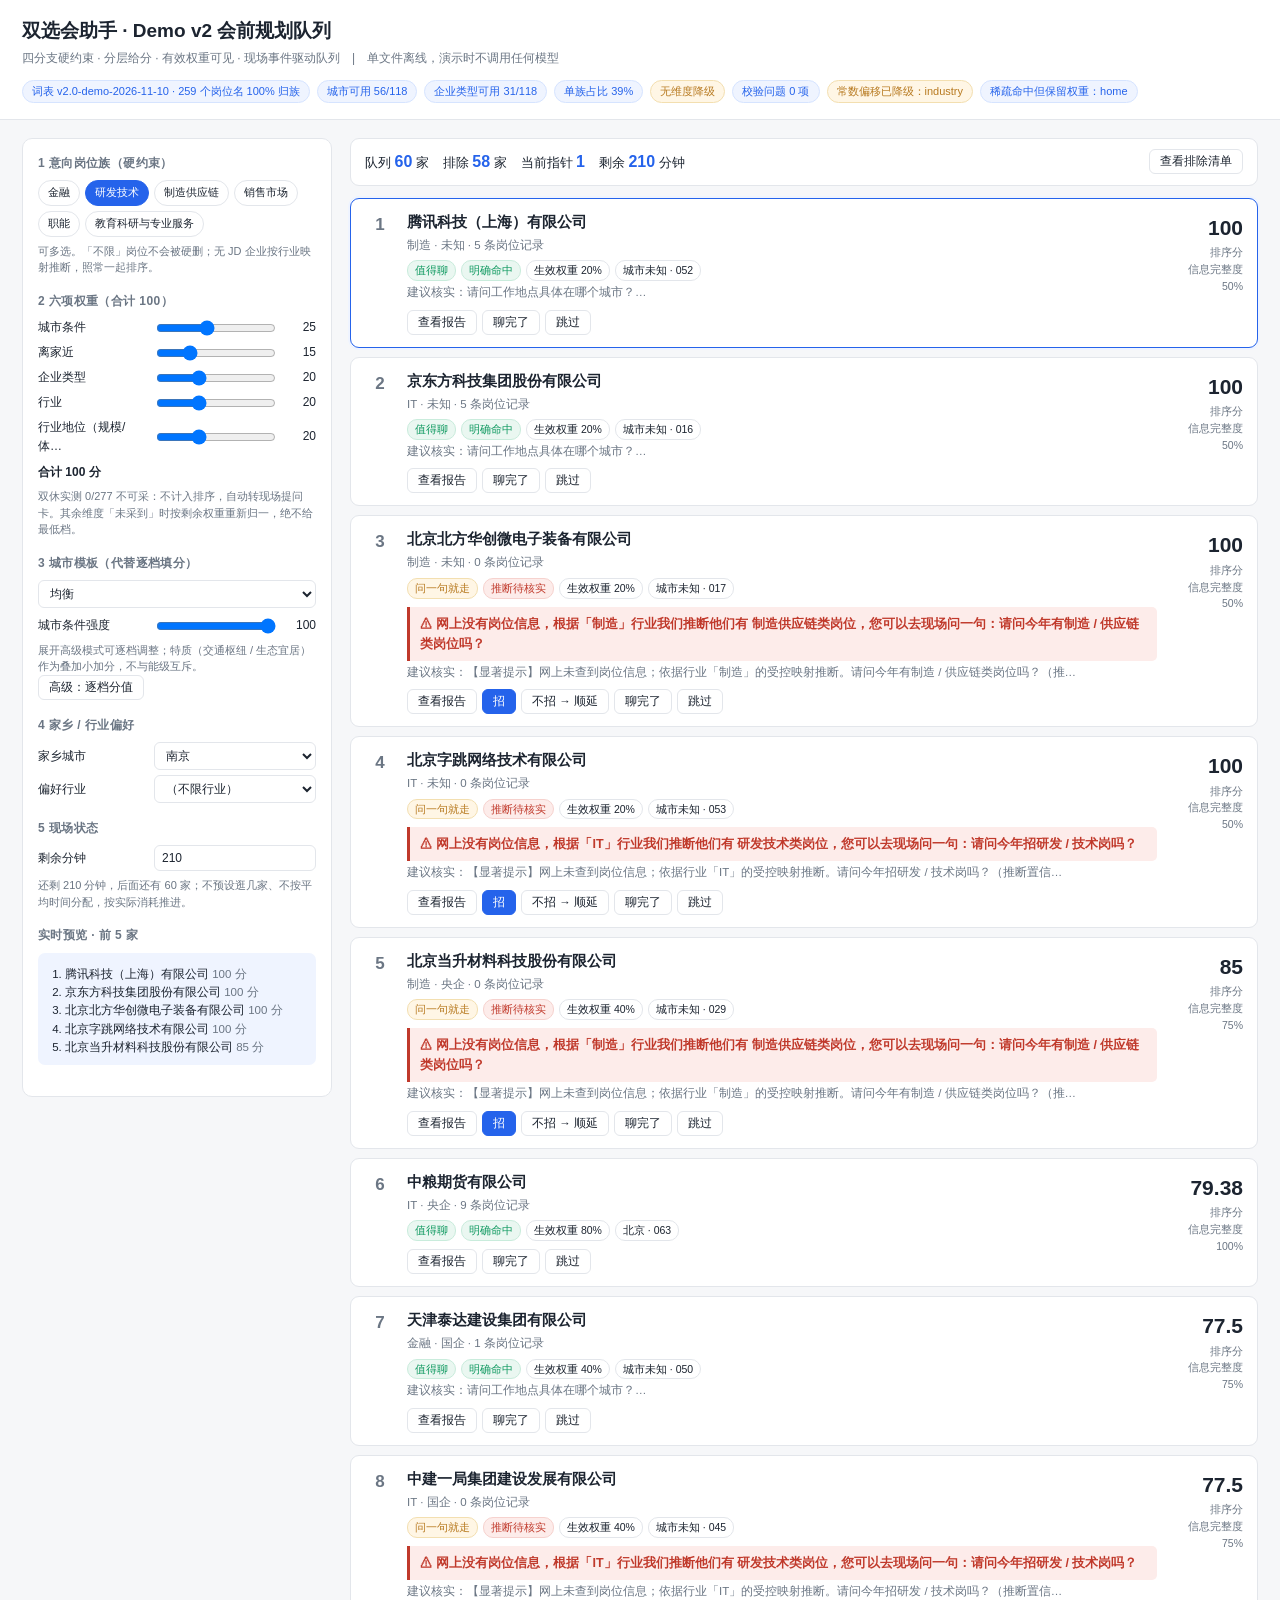
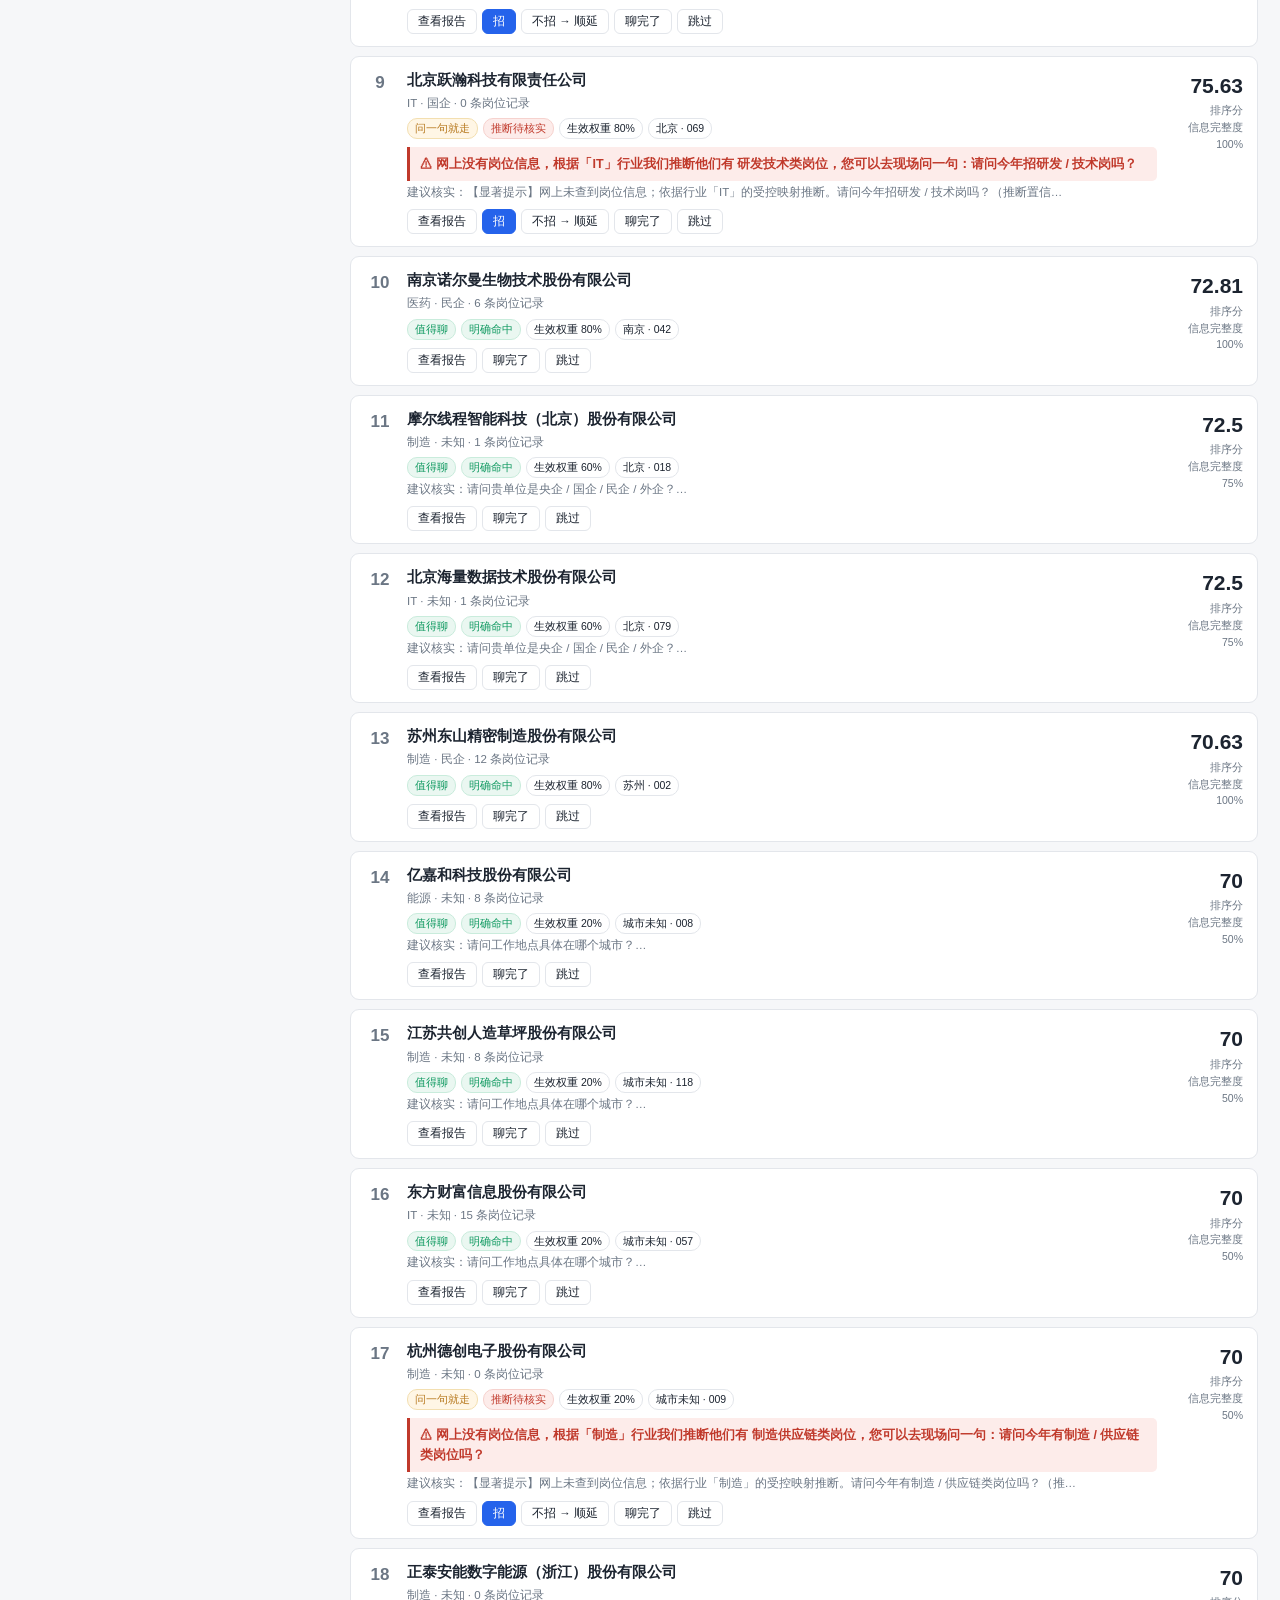
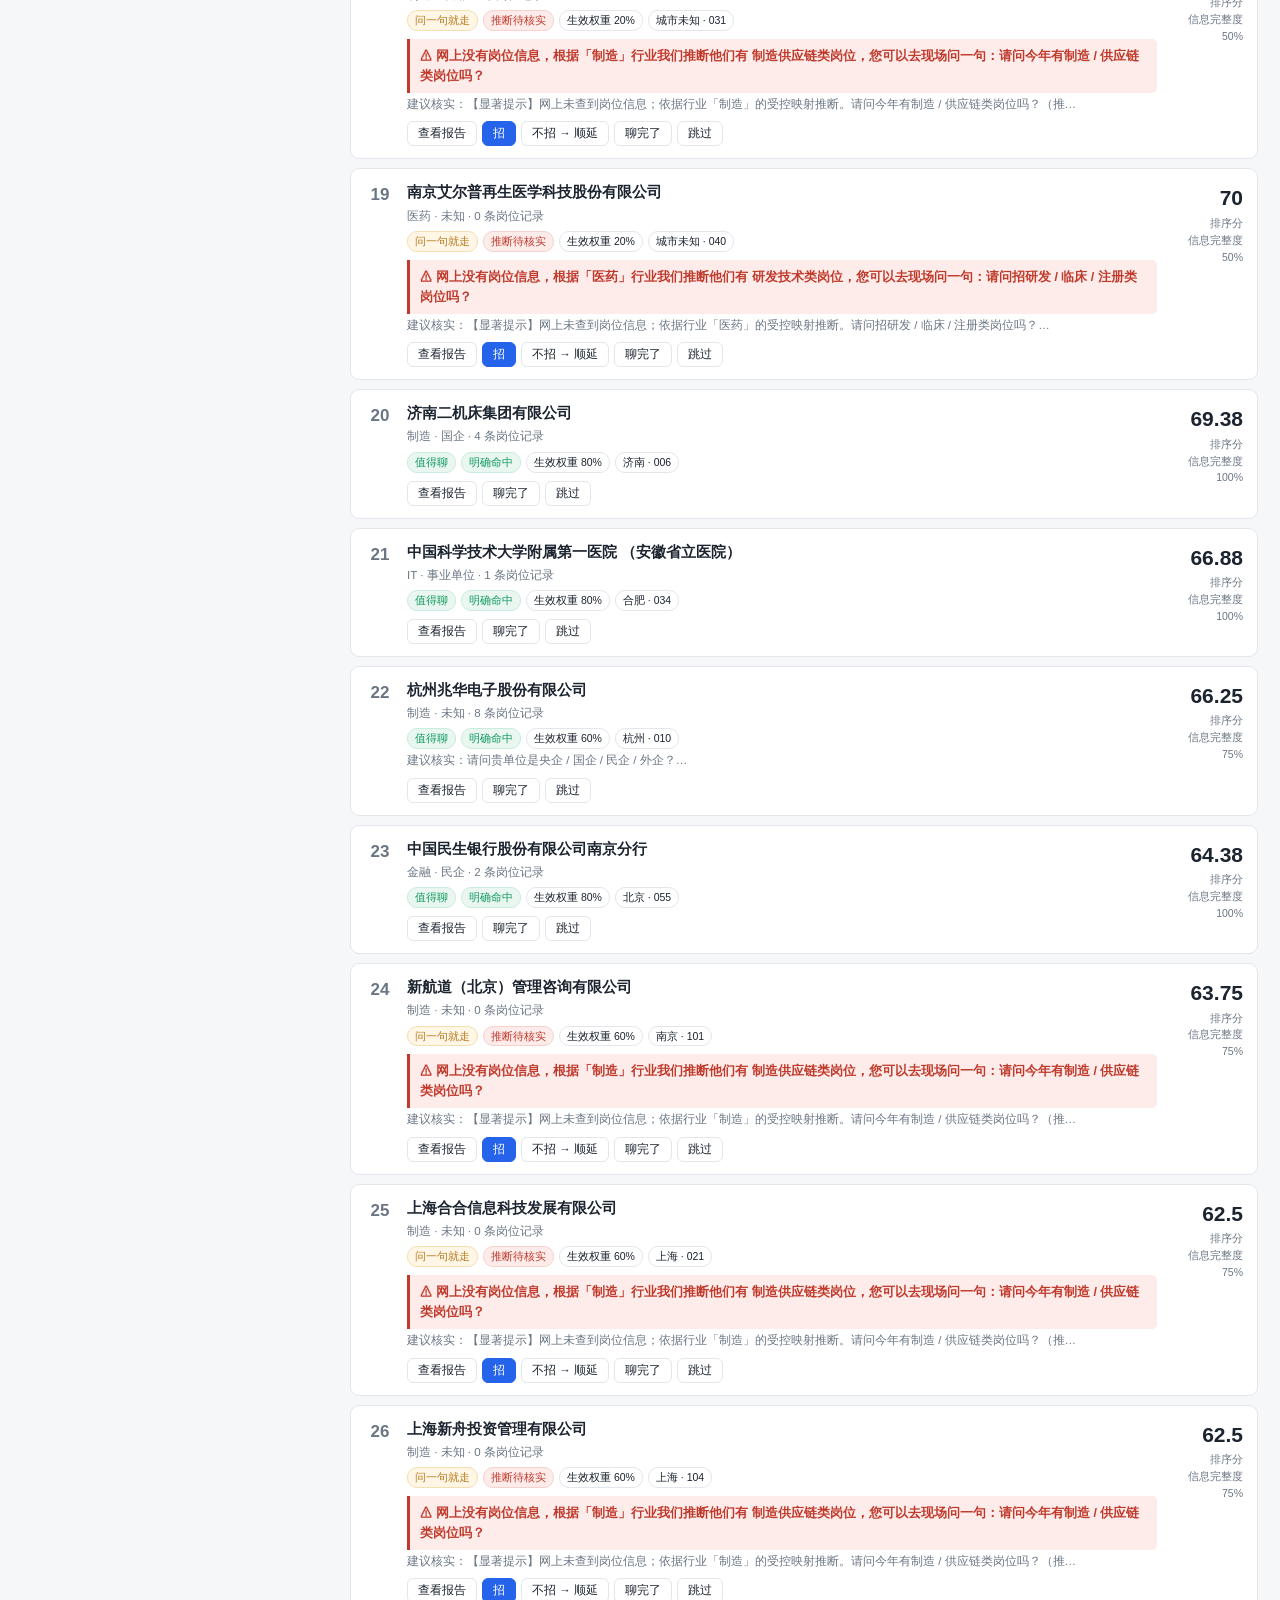
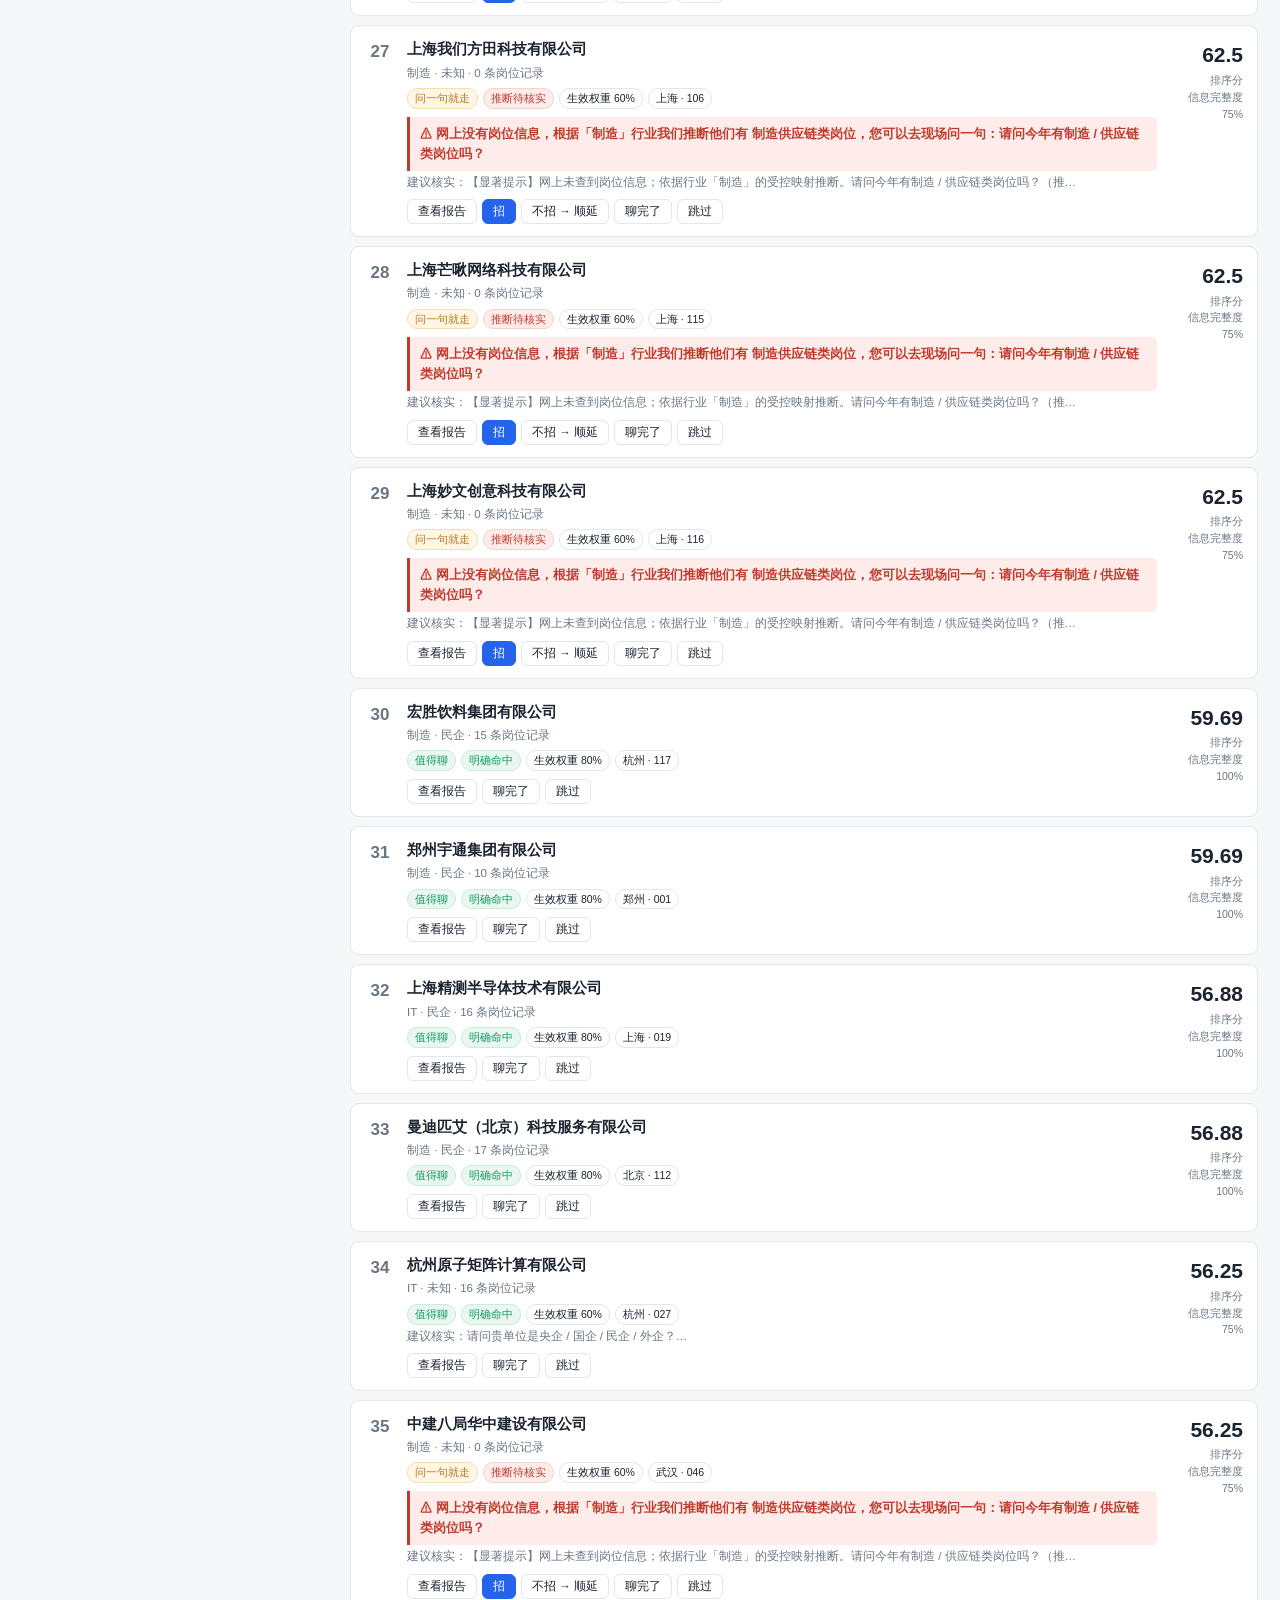
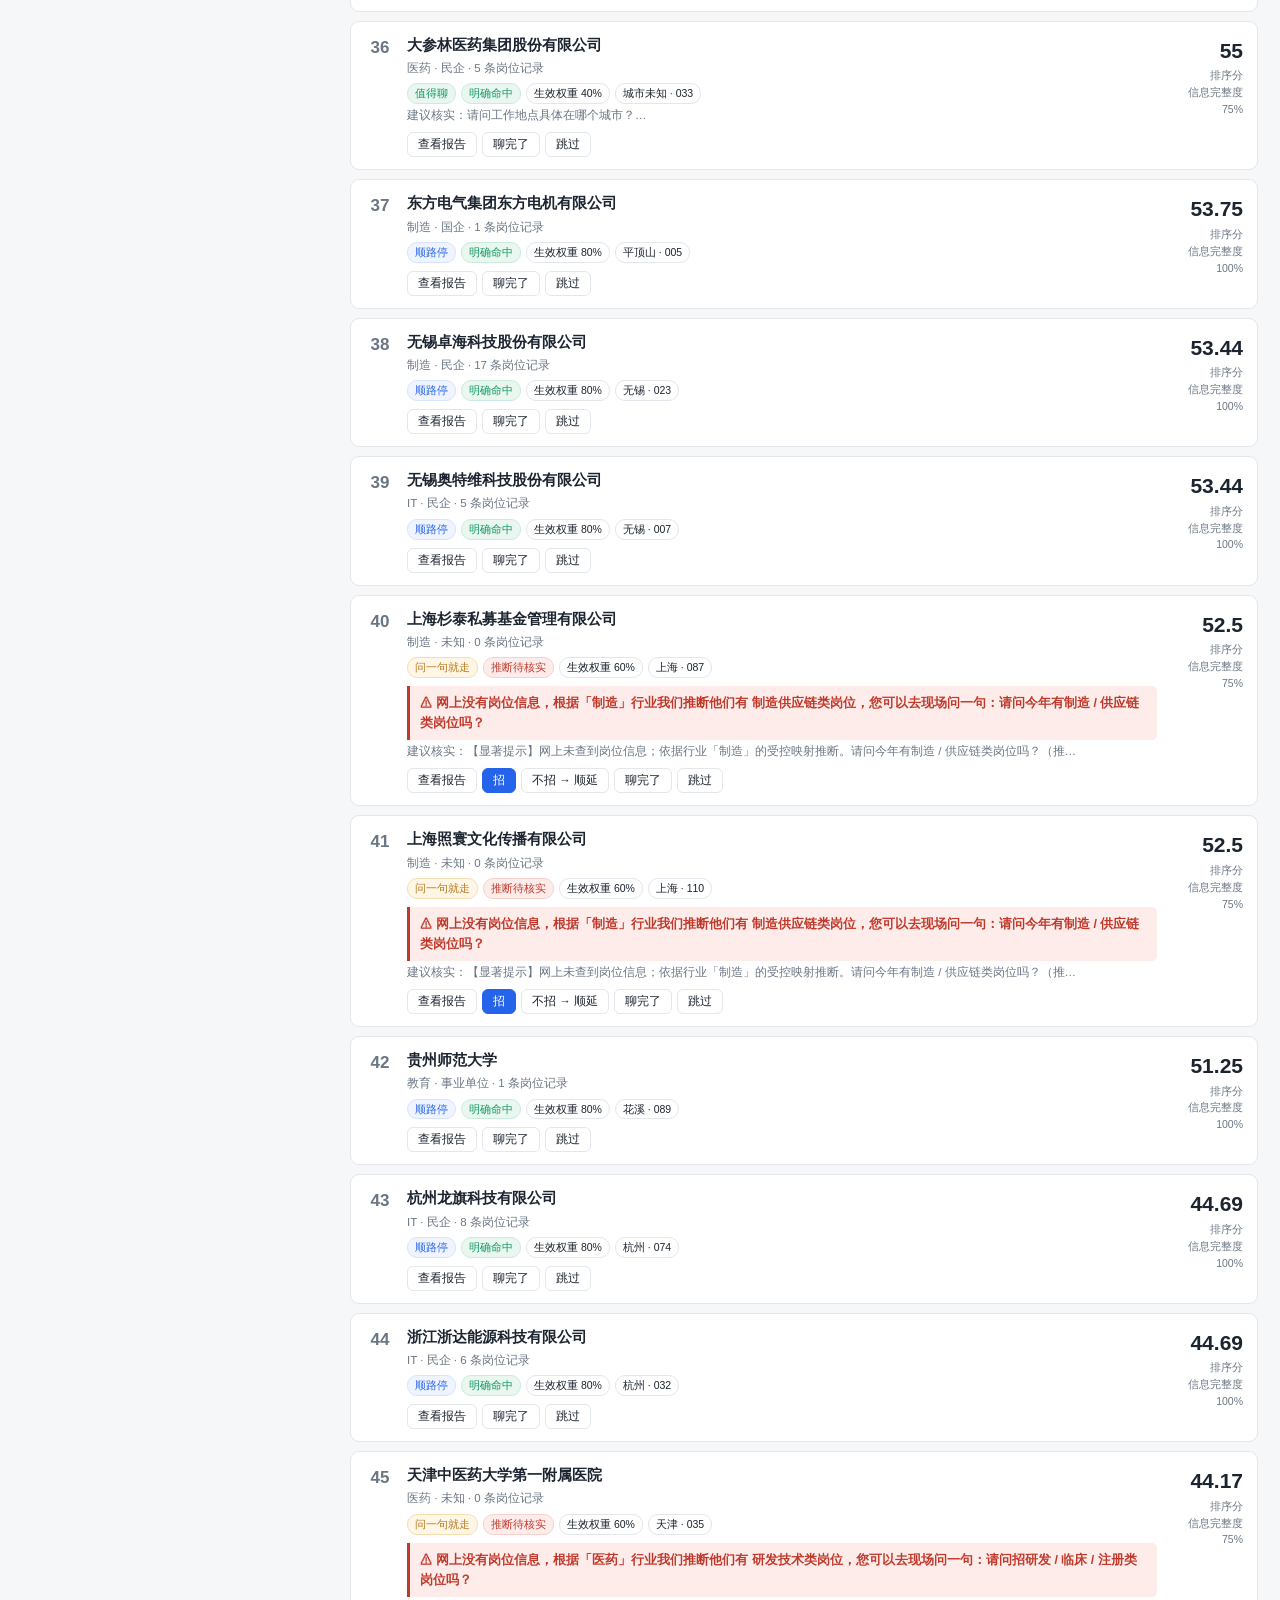
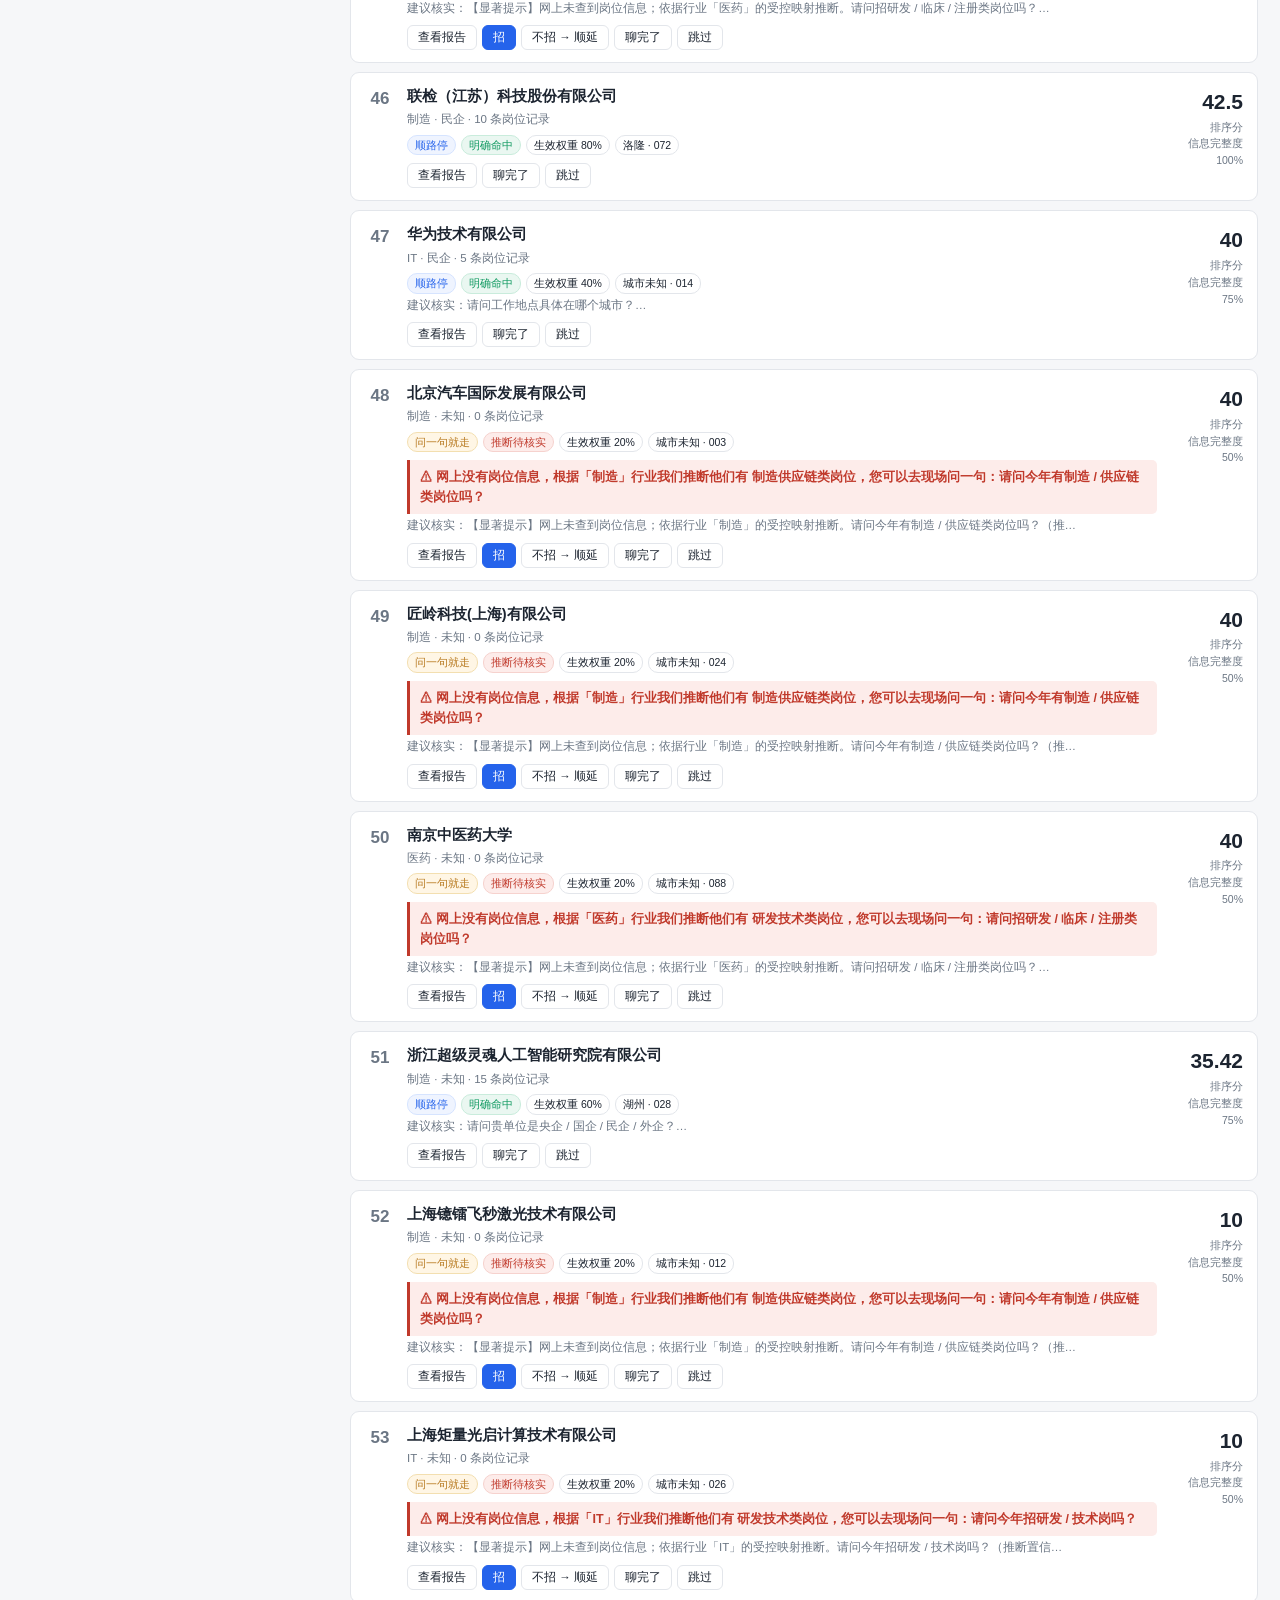
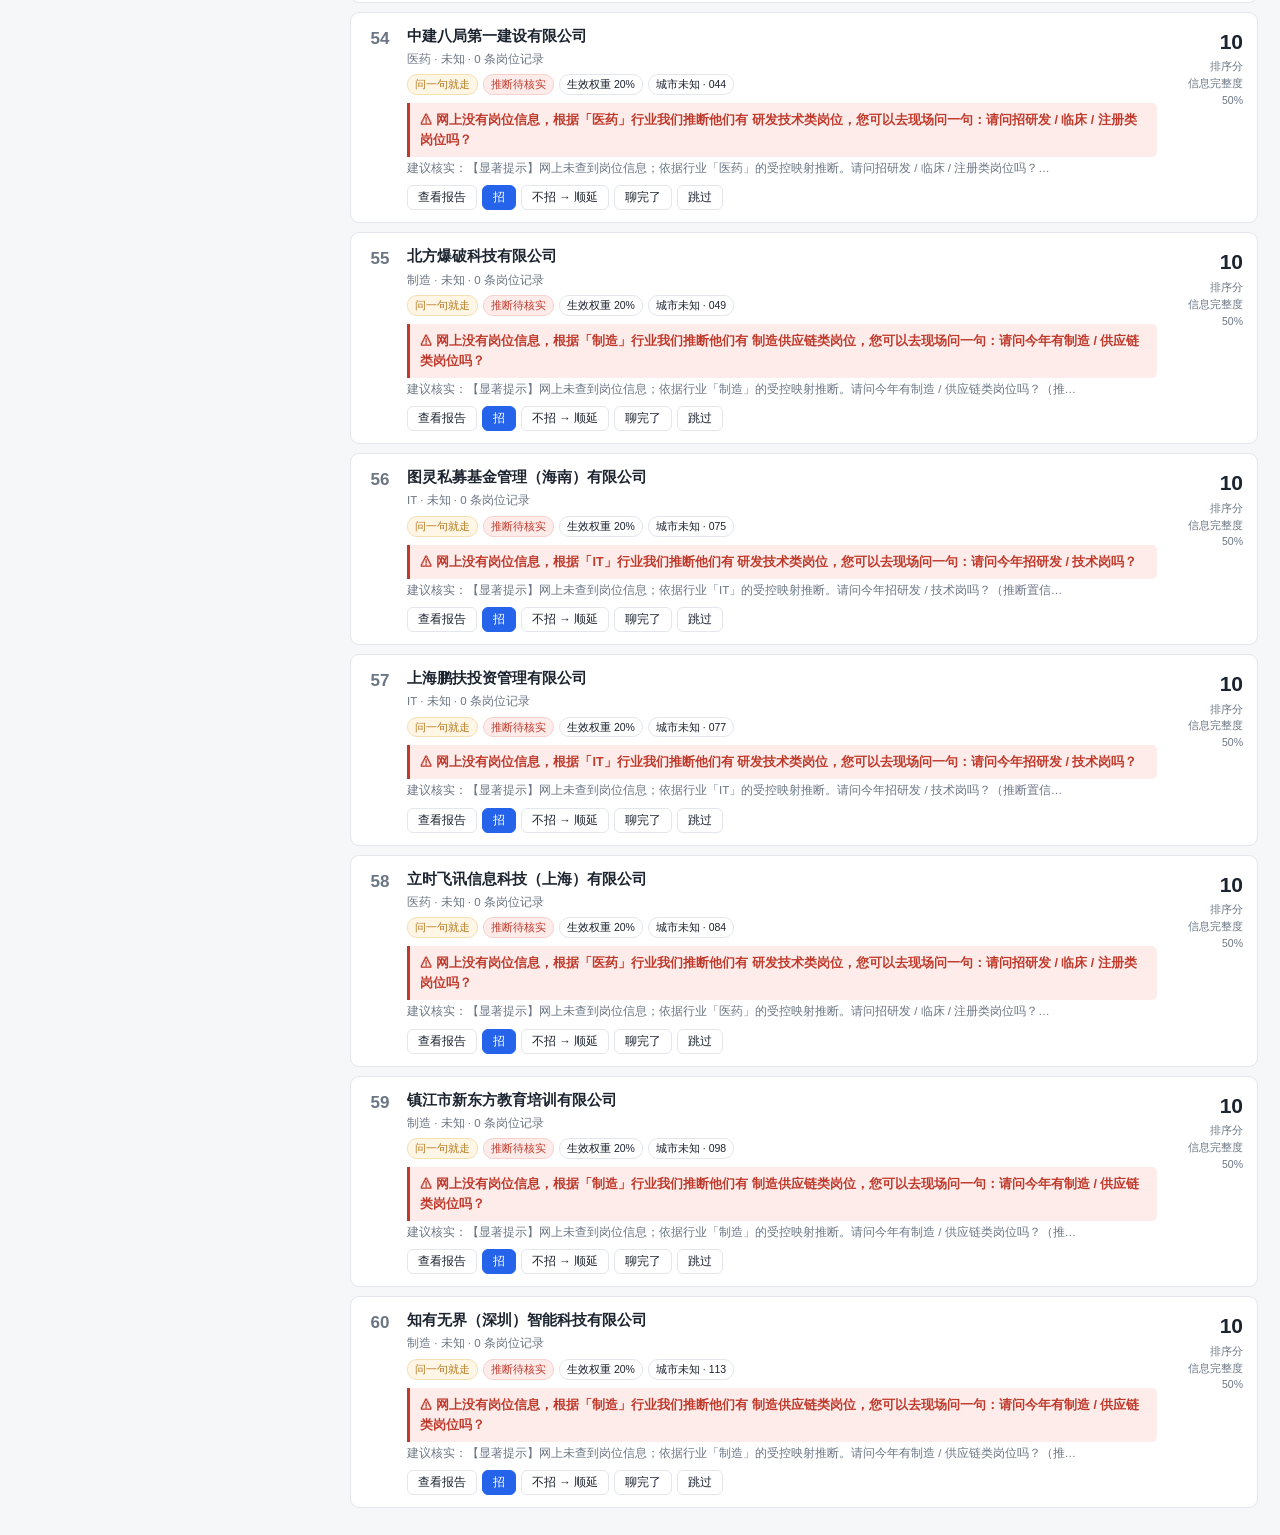
<file: ent_tools/demo_v2/demo_v2.html>
<!DOCTYPE html>
<html lang="zh-CN">
<head>
<meta charset="utf-8">
<meta name="viewport" content="width=device-width, initial-scale=1">
<title>双选会助手 Demo v2 · 会前规划队列</title>
<style>
:root{--bg:#f6f7f9;--card:#fff;--line:#e3e6eb;--txt:#1c2430;--sub:#6b7684;
--blue:#2563eb;--blue-l:#eff4ff;--green:#0f9960;--green-l:#eaf7f1;
--amber:#b7791f;--amber-l:#fff6e5;--red:#c0392b;--red-l:#fdecea;}
*{box-sizing:border-box}
body{margin:0;background:var(--bg);color:var(--txt);
font:14px/1.6 -apple-system,"Segoe UI","Microsoft YaHei",sans-serif}
header{background:#fff;border-bottom:1px solid var(--line);padding:16px 22px}
h1{margin:0;font-size:19px;font-weight:650}
.sub{color:var(--sub);font-size:12px;margin-top:3px}
.chips{display:flex;gap:7px;flex-wrap:wrap;margin-top:11px}
.chip{background:var(--blue-l);color:var(--blue);border:1px solid #d6e4ff;
border-radius:12px;padding:2px 9px;font-size:11px}
.chip.warn{background:var(--amber-l);color:var(--amber);border-color:#f3dfb0}
.wrap{display:flex;gap:18px;padding:18px 22px;align-items:flex-start}
aside{width:310px;flex:0 0 310px;position:sticky;top:14px;
background:var(--card);border:1px solid var(--line);border-radius:10px;padding:15px}
main{flex:1;min-width:0}
.sec{margin-bottom:16px}
.sec h3{font-size:12px;color:var(--sub);font-weight:600;letter-spacing:.4px;
margin:0 0 7px;text-transform:uppercase}
.row{display:flex;align-items:center;gap:8px;margin:5px 0}
.row label{flex:0 0 108px;font-size:12px}
.row input[type=range]{flex:1;min-width:0}
.row .v{flex:0 0 30px;text-align:right;font-variant-numeric:tabular-nums;font-size:12px}
select,input[type=text],input[type=number]{width:100%;padding:5px 7px;border:1px solid var(--line);
border-radius:6px;background:#fff;color:var(--txt);font-size:12px}
.fams{display:flex;flex-wrap:wrap;gap:5px}
.fam{border:1px solid var(--line);border-radius:14px;padding:3px 9px;font-size:11px;
cursor:pointer;background:#fff;user-select:none}
.fam.on{background:var(--blue);color:#fff;border-color:var(--blue)}
.hint{font-size:11px;color:var(--sub);margin-top:6px;line-height:1.5}
.sum{font-size:12px;font-weight:600;margin-top:7px}
.sum.bad{color:var(--red)}
.preview{background:var(--blue-l);border-radius:7px;padding:8px 10px;font-size:11.5px}
.preview ol{margin:4px 0 0 17px;padding:0}
.bar{display:flex;gap:14px;align-items:center;background:#fff;border:1px solid var(--line);
border-radius:9px;padding:10px 14px;margin-bottom:12px;font-size:12.5px}
.bar b{font-size:16px;color:var(--blue)}
.card{background:var(--card);border:1px solid var(--line);border-radius:9px;
padding:12px 14px;margin-bottom:9px;display:flex;gap:12px;align-items:flex-start}
.card.done{opacity:.45}
.card.cur{border-color:var(--blue);box-shadow:0 0 0 2px var(--blue-l)}
.rank{flex:0 0 30px;font-size:17px;font-weight:700;color:var(--sub);text-align:center}
.body{flex:1;min-width:0}
.ttl{font-size:14.5px;font-weight:600;cursor:pointer}
.ttl:hover{color:var(--blue);text-decoration:underline}
.meta{font-size:11.5px;color:var(--sub);margin-top:2px}
.tags{display:flex;gap:5px;flex-wrap:wrap;margin-top:6px}
.tag{font-size:10.5px;padding:1px 7px;border-radius:10px;border:1px solid var(--line)}
.tag.s1{background:var(--green-l);color:var(--green);border-color:#c9ecdc}
.tag.s2{background:var(--amber-l);color:var(--amber);border-color:#f3dfb0}
.tag.s3{background:var(--blue-l);color:var(--blue);border-color:#d6e4ff}
.tag.s4{background:var(--red-l);color:var(--red);border-color:#f6d2ce}
.notice{margin-top:8px;background:var(--red-l);border-left:3px solid var(--red);
padding:7px 10px;font-size:12.5px;font-weight:650;color:var(--red);border-radius:0 5px 5px 0}
.score{flex:0 0 74px;text-align:right}
.score b{font-size:21px;font-variant-numeric:tabular-nums}
.score small{display:block;color:var(--sub);font-size:10.5px}
.btns{display:flex;gap:5px;margin-top:8px;flex-wrap:wrap}
button{font-size:11.5px;padding:4px 10px;border:1px solid var(--line);border-radius:6px;
background:#fff;color:var(--txt);cursor:pointer}
button:hover{border-color:var(--blue);color:var(--blue)}
button.p{background:var(--blue);color:#fff;border-color:var(--blue)}
button.p:hover{color:#fff;opacity:.88}
.mask{position:fixed;inset:0;background:rgba(20,28,40,.45);display:none;z-index:20}
.panel{position:fixed;top:0;right:0;bottom:0;width:min(560px,94vw);background:#fff;
z-index:21;overflow:auto;padding:20px 24px;display:none;box-shadow:-8px 0 28px rgba(0,0,0,.12)}
.panel h2{margin:0 0 4px;font-size:19px}
.panel h4{margin:18px 0 7px;font-size:13px;color:var(--sub);
border-bottom:1px solid var(--line);padding-bottom:5px}
table{width:100%;border-collapse:collapse;font-size:12px}
td,th{padding:5px 6px;border-bottom:1px solid var(--line);text-align:left;vertical-align:top}
th{color:var(--sub);font-weight:600}
.q{background:var(--amber-l);border-radius:6px;padding:8px 10px;margin:5px 0;font-size:12.5px}
.close{float:right}
.foot{font-size:11px;color:var(--sub);margin-top:16px;border-top:1px solid var(--line);padding-top:9px}
</style>
</head>
<body>
<header>
  <h1>双选会助手 · Demo v2 会前规划队列</h1>
  <div class="sub">四分支硬约束 · 分层给分 · 有效权重可见 · 现场事件驱动队列　|　单文件离线，演示时不调用任何模型</div>
  <div class="chips" id="chips"></div>
</header>
<div class="wrap">
<aside>
  <div class="sec">
    <h3>1 意向岗位族（硬约束）</h3>
    <div class="fams" id="fams"></div>
    <div class="hint">可多选。「不限」岗位不会被硬删；无 JD 企业按行业映射推断，照常一起排序。</div>
  </div>
  <div class="sec">
    <h3>2 六项权重（合计 100）</h3>
    <div id="weights"></div>
    <div class="sum" id="wsum"></div>
    <div class="hint">双休实测 0/277 不可采：不计入排序，自动转现场提问卡。其余维度「未采到」时按剩余权重重新归一，绝不给最低档。</div>
  </div>
  <div class="sec">
    <h3>3 城市模板（代替逐档填分）</h3>
    <select id="tpl"></select>
    <div class="row" style="margin-top:8px"><label>城市条件强度</label>
      <input type="range" id="intensity" min="0" max="100" value="100"><span class="v" id="intv">100</span></div>
    <div class="hint">展开高级模式可逐档调整；特质（交通枢纽 / 生态宜居）作为叠加小加分，不与能级互斥。</div>
    <div id="tierEdit" style="display:none;margin-top:7px"></div>
    <button onclick="document.getElementById('tierEdit').style.display=
      document.getElementById('tierEdit').style.display==='none'?'block':'none'">高级：逐档分值</button>
  </div>
  <div class="sec">
    <h3>4 家乡 / 行业偏好</h3>
    <div class="row"><label>家乡城市</label><select id="home"></select></div>
    <div class="row"><label>偏好行业</label><select id="ind"></select></div>
  </div>
  <div class="sec">
    <h3>5 现场状态</h3>
    <div class="row"><label>剩余分钟</label><input type="number" id="mins" value="210"></div>
    <div class="hint" id="live"></div>
  </div>
  <div class="sec">
    <h3>实时预览 · 前 5 家</h3>
    <div class="preview"><ol id="preview"></ol></div>
  </div>
</aside>
<main>
  <div class="bar">
    <span>队列 <b id="qcount">0</b> 家</span>
    <span>排除 <b id="xcount">0</b> 家</span>
    <span>当前指针 <b id="ptr">1</b></span>
    <span>剩余 <b id="left">210</b> 分钟</span>
    <span style="margin-left:auto"><button onclick="showExcluded()">查看排除清单</button></span>
  </div>
  <div id="queue"></div>
</main>
</div>
<div class="mask" id="mask" onclick="closePanel()"></div>
<div class="panel" id="panel"></div>

<script>
const DATA = {"config": {"version": "v2.0-demo-2026-11-10", "families": {"FIN": "金融", "TECH": "研发技术", "MFG": "制造供应链", "SALES": "销售市场", "FUNC": "职能", "PROF": "教育科研与专业服务", "ANY": "不限"}, "familyOrder": ["FIN", "TECH", "MFG", "SALES", "FUNC", "PROF"], "dimensions": [{"id": "city", "name": "城市条件", "kind": "tiered", "default": 25}, {"id": "home", "name": "离家近", "kind": "tiered", "default": 15}, {"id": "company_type", "name": "企业类型", "kind": "tiered", "default": 20}, {"id": "industry", "name": "行业", "kind": "category", "default": 20}, {"id": "scale", "name": "行业地位（规模/体制代理）", "kind": "tiered", "default": 20}], "cityTemplates": {"冲一线": {"一线": 1.0, "新一线": 0.6, "普通省会": 0.3, "其他一般城市": 0.1}, "稳省会": {"一线": 0.5, "新一线": 0.8, "普通省会": 1.0, "其他一般城市": 0.4}, "均衡": {"一线": 1.0, "新一线": 0.8, "普通省会": 0.6, "其他一般城市": 0.3}, "宜居交通优先": {"一线": 0.6, "新一线": 0.7, "普通省会": 0.7, "其他一般城市": 0.5}}, "cityTierDefault": {"一线": 1.0, "新一线": 0.8, "普通省会": 0.6, "其他一般城市": 0.3}, "companyTypeTier": {"央企": 1.0, "国企": 0.85, "事业单位": 0.75, "混合所有制": 0.6, "外企": 0.5, "民企": 0.4}, "homeTier": {"同城": 1.0, "同省": 0.8, "邻省": 0.6, "其他": 0.3}, "cityProvince": {"北京": "北京", "上海": "上海", "天津": "天津", "重庆": "重庆", "杭州": "浙江", "宁波": "浙江", "湖州": "浙江", "无锡": "江苏", "南京": "江苏", "苏州": "江苏", "合肥": "安徽", "济南": "山东", "青岛": "山东", "郑州": "河南", "平顶山": "河南", "武汉": "湖北", "长沙": "湖南", "西安": "陕西", "成都": "四川", "昆明": "云南", "贵阳": "贵州", "广州": "广东", "深圳": "广东", "东莞": "广东", "佛山": "广东", "珠海": "广东", "湛江": "广东", "福州": "福建", "厦门": "福建", "沈阳": "辽宁", "大连": "辽宁", "长春": "吉林", "哈尔滨": "黑龙江", "石家庄": "河北", "太原": "山西", "南昌": "江西", "南宁": "广西", "海口": "海南", "兰州": "甘肃", "西宁": "青海", "银川": "宁夏", "乌鲁木齐": "新疆", "呼和浩特": "内蒙古", "遵义": "贵州", "兴义": "贵州", "防城港": "广西", "黄山": "安徽", "花溪": "贵州", "洛隆": "西藏"}, "industryMap": {"制造": {"primary": "MFG", "secondary": "TECH", "confidence": 0.65, "question": "请问今年有制造 / 供应链类岗位吗？"}, "IT": {"primary": "TECH", "secondary": null, "confidence": 0.85, "question": "请问今年招研发 / 技术岗吗？"}, "金融": {"primary": "FIN", "secondary": "FUNC", "confidence": 0.9, "question": "请问今年有投研 / 财富 / 职能类岗位吗？"}, "建筑": {"primary": "MFG", "secondary": "FUNC", "confidence": 0.45, "question": "请问有工程管理 / 造价类岗位吗？"}, "教育": {"primary": "PROF", "secondary": "FUNC", "confidence": 0.4, "question": "请问招教研 / 教务 / 行政岗吗？"}, "医药": {"primary": "TECH", "secondary": "PROF", "confidence": 0.55, "question": "请问招研发 / 临床 / 注册类岗位吗？"}, "能源": {"primary": "MFG", "secondary": null, "confidence": 0.5, "question": "请问招运行 / 工程技术岗吗？"}, "消费": {"primary": "SALES", "secondary": null, "confidence": 0.5, "question": "请问招市场 / 销售岗吗？"}}, "questionBank": {"worklife": "请问这个岗位是双休吗？加班多不多？", "salary": "请问这个岗位的薪资范围大概是多少？", "city": "请问工作地点具体在哪个城市？", "company_type": "请问贵单位是央企 / 国企 / 民企 / 外企？", "home": "请问有没有可能在 {home} 附近安排工作或轮岗？", "scale": "请问今年这个岗位计划招多少人？", "industry": "请问这个岗位属于哪条业务线？"}, "scoring": {"mode": "layered", "weight_total": 100, "unknown_policy": "exclude", "min_tier_share": 0.8, "effective_weight_visible": true, "job_relevance_bonus": 8.0, "evidence_tiebreak": true, "prestige_grouping": false, "significant_infer_notice": true}, "labelOnly": [], "industries": ["IT", "制造", "医药", "建筑", "教育", "消费", "能源", "金融"], "cities": ["上海", "兴义", "北京", "南京", "合肥", "天津", "宁波", "平顶山", "无锡", "杭州", "武汉", "洛隆", "济南", "湖州", "湛江", "珠海", "花溪", "苏州", "遵义", "郑州", "防城港", "黄山"], "selfCheck": {"companies": 118, "jobs": 277, "distinct_titles": 259, "family_distribution": {"ANY": 13, "FUNC": 45, "TECH": 107, "MFG": 23, "SALES": 37, "PROF": 13, "FIN": 39}, "top_family_share": 0.386, "unmapped_titles": [], "validation_issues": {"illegal_family": 0, "hallucinated_term": 0, "conflict": 0, "low_confidence": 0}, "city_available": 56, "company_type_available": 31, "dimension_availability": {"city": 56, "company_type": 31, "industry": 95, "scale": 118}, "label_only_dimensions": [], "rules_version": "v2.0-demo-2026-11-10"}}, "companies": [{"id": "Ca642761fe386843c", "name": "郑州宇通集团有限公司", "booth": "001", "headcount": 75, "nature": "民企", "city_raw": "河南省郑州市管城回族区", "industry": "制造", "jobs": [{"title": "管培生", "family": "ANY", "form": "管培生"}, {"title": "财经管培生", "family": "FUNC", "form": "管培生"}, {"title": "人力管培生", "family": "FUNC", "form": "管培生"}, {"title": "研发管培生", "family": "TECH", "form": "管培生"}, {"title": "生产管理管培生", "family": "MFG", "form": "管培生"}, {"title": "供应链管培生", "family": "MFG", "form": "管培生"}, {"title": "国内营销管培生(销售方向)", "family": "SALES", "form": "管培生"}, {"title": "国内营销管培生(售后方向)", "family": "SALES", "form": "管培生"}, {"title": "海外营销管培生(销售方向)", "family": "SALES", "form": "管培生"}, {"title": "海外营销管培生(售后方向)", "family": "SALES", "form": "管培生"}], "dims": {"city": {"status": "hit", "tier_key": "新一线", "value": 0.8, "basis": "郑州 · 新一线", "traits": ["交通枢纽"], "city": "郑州"}, "home": {"status": "hit", "tier_key": "待按家乡计算", "value": null, "basis": "工作城市 郑州 · 河南省", "city": "郑州", "province": "河南"}, "company_type": {"status": "hit", "tier_key": "民企", "value": 0.4, "basis": "nature = 民企"}, "industry": {"status": "hit", "category": "制造", "value": null, "basis": "industry = 制造"}, "scale": {"status": "hit", "value": 0.7, "tier_key": "集团/体制可核实", "basis": "企业性质 民企；名称含集团/股份等", "confidence": 0.65}}, "state": "confirmed_hit", "families": ["FUNC", "MFG", "SALES", "TECH"], "inferred": null, "excluded_reason": null}, {"id": "Cd90916a4eca34a24", "name": "苏州东山精密制造股份有限公司", "booth": "002", "headcount": 26, "nature": "民企", "city_raw": "江苏省苏州市", "industry": "制造", "jobs": [{"title": "AI工程师", "family": "TECH", "form": "常规"}, {"title": "财务专员", "family": "FUNC", "form": "常规"}, {"title": "采购专员", "family": "MFG", "form": "常规"}, {"title": "人力资源专员", "family": "FUNC", "form": "常规"}, {"title": "自动化工程师", "family": "TECH", "form": "常规"}, {"title": "工业工程师", "family": "TECH", "form": "常规"}, {"title": "工艺工程师", "family": "TECH", "form": "常规"}, {"title": "供应链专员", "family": "MFG", "form": "常规"}, {"title": "项目专员", "family": "FUNC", "form": "常规"}, {"title": "研发工程师", "family": "TECH", "form": "常规"}, {"title": "质量工程师", "family": "MFG", "form": "常规"}, {"title": "总经理助理", "family": "FUNC", "form": "常规"}], "dims": {"city": {"status": "hit", "tier_key": "新一线", "value": 0.8, "basis": "苏州 · 新一线", "traits": ["交通枢纽", "生态宜居"], "city": "苏州"}, "home": {"status": "hit", "tier_key": "待按家乡计算", "value": null, "basis": "工作城市 苏州 · 江苏省", "city": "苏州", "province": "江苏"}, "company_type": {"status": "hit", "tier_key": "民企", "value": 0.4, "basis": "nature = 民企"}, "industry": {"status": "hit", "category": "制造", "value": null, "basis": "industry = 制造"}, "scale": {"status": "hit", "value": 0.7, "tier_key": "集团/体制可核实", "basis": "企业性质 民企；名称含集团/股份等", "confidence": 0.65}}, "state": "confirmed_hit", "families": ["FUNC", "MFG", "TECH"], "inferred": null, "excluded_reason": null}, {"id": "C3b17edbba019eb8b", "name": "北京汽车国际发展有限公司", "booth": "003", "headcount": 55, "nature": "未知", "city_raw": "未知", "industry": "制造", "jobs": [], "dims": {"city": {"status": "unknown", "tier_key": null, "value": null, "basis": "city 未采到或抽取脏文本", "traits": [], "city": null}, "home": {"status": "unknown", "tier_key": null, "value": null, "basis": "工作城市未知，无法计算距离", "city": null, "province": ""}, "company_type": {"status": "unknown", "tier_key": null, "value": null, "basis": "nature 未采到"}, "industry": {"status": "hit", "category": "制造", "value": null, "basis": "industry = 制造"}, "scale": {"status": "hit", "value": 0.4, "tier_key": "仅规模信号", "basis": "展位招聘人数 55 人", "confidence": 0.5}}, "state": "inferred_hit", "families": ["MFG", "TECH"], "inferred": {"is_inferred": true, "family": "MFG", "basis": "网上未查到岗位信息；依据行业「制造」的受控映射推断", "confidence": 0.65, "question": "请问今年有制造 / 供应链类岗位吗？"}, "excluded_reason": null}, {"id": "C26021bc8ef6e5e82", "name": "杭州老板电器股份有限公司", "booth": "004", "headcount": 35, "nature": "未知", "city_raw": "杭州", "industry": "IT", "jobs": [{"title": "国际会计", "family": "FUNC", "form": "常规"}, {"title": "海外销售专员", "family": "SALES", "form": "常规"}, {"title": "涉外法务", "family": "FUNC", "form": "常规"}, {"title": "外联专员", "family": "SALES", "form": "常规"}], "dims": {"city": {"status": "hit", "tier_key": "新一线", "value": 0.8, "basis": "杭州 · 新一线", "traits": ["生态宜居"], "city": "杭州"}, "home": {"status": "hit", "tier_key": "待按家乡计算", "value": null, "basis": "工作城市 杭州 · 浙江省", "city": "杭州", "province": "浙江"}, "company_type": {"status": "unknown", "tier_key": null, "value": null, "basis": "nature 未采到"}, "industry": {"status": "hit", "category": "IT", "value": null, "basis": "industry = IT"}, "scale": {"status": "hit", "value": 0.7, "tier_key": "集团/体制可核实", "basis": "企业性质 未知；名称含集团/股份等", "confidence": 0.65}}, "state": "confirmed_miss", "families": ["FUNC", "SALES"], "inferred": null, "excluded_reason": "有 JD，岗位族全不命中意向：FUNC/SALES"}, {"id": "Ca256b0922f75dd62", "name": "东方电气集团东方电机有限公司", "booth": "005", "headcount": 7, "nature": "国企", "city_raw": "河南省平顶山市", "industry": "制造", "jobs": [{"title": "专业技术人员", "family": "TECH", "form": "常规"}], "dims": {"city": {"status": "hit", "tier_key": "其他一般城市", "value": 0.3, "basis": "平顶山 · 其他一般城市", "traits": [], "city": "平顶山"}, "home": {"status": "hit", "tier_key": "待按家乡计算", "value": null, "basis": "工作城市 平顶山 · 河南省", "city": "平顶山", "province": "河南"}, "company_type": {"status": "hit", "tier_key": "国企", "value": 0.85, "basis": "nature = 国企"}, "industry": {"status": "hit", "category": "制造", "value": null, "basis": "industry = 制造"}, "scale": {"status": "hit", "value": 0.7, "tier_key": "集团/体制可核实", "basis": "企业性质 国企；名称含集团/股份等", "confidence": 0.65}}, "state": "confirmed_hit", "families": ["TECH"], "inferred": null, "excluded_reason": null}, {"id": "Ccfc9aa0c69aae410", "name": "济南二机床集团有限公司", "booth": "006", "headcount": 16, "nature": "国企", "city_raw": "济南市", "industry": "制造", "jobs": [{"title": "机械设计研发岗", "family": "TECH", "form": "常规"}, {"title": "电气设计研发岗", "family": "TECH", "form": "常规"}, {"title": "电气调试岗", "family": "TECH", "form": "常规"}, {"title": "工艺技术岗", "family": "TECH", "form": "常规"}], "dims": {"city": {"status": "hit", "tier_key": "新一线", "value": 0.8, "basis": "济南 · 新一线", "traits": [], "city": "济南"}, "home": {"status": "hit", "tier_key": "待按家乡计算", "value": null, "basis": "工作城市 济南 · 山东省", "city": "济南", "province": "山东"}, "company_type": {"status": "hit", "tier_key": "国企", "value": 0.85, "basis": "nature = 国企"}, "industry": {"status": "hit", "category": "制造", "value": null, "basis": "industry = 制造"}, "scale": {"status": "hit", "value": 0.7, "tier_key": "集团/体制可核实", "basis": "企业性质 国企；名称含集团/股份等", "confidence": 0.65}}, "state": "confirmed_hit", "families": ["TECH"], "inferred": null, "excluded_reason": null}, {"id": "C3548cf6d42893e67", "name": "无锡奥特维科技股份有限公司", "booth": "007", "headcount": 29, "nature": "民企", "city_raw": "无锡", "industry": "IT", "jobs": [{"title": "管培生", "family": "ANY", "form": "管培生"}, {"title": "研发类岗位", "family": "TECH", "form": "常规"}, {"title": "运营类岗位", "family": "PROF", "form": "常规"}, {"title": "产销类岗位", "family": "PROF", "form": "常规"}, {"title": "职能类岗位", "family": "FUNC", "form": "常规"}], "dims": {"city": {"status": "hit", "tier_key": "其他一般城市", "value": 0.3, "basis": "无锡 · 其他一般城市", "traits": ["生态宜居"], "city": "无锡"}, "home": {"status": "hit", "tier_key": "待按家乡计算", "value": null, "basis": "工作城市 无锡 · 江苏省", "city": "无锡", "province": "江苏"}, "company_type": {"status": "hit", "tier_key": "民企", "value": 0.4, "basis": "nature = 民企"}, "industry": {"status": "hit", "category": "IT", "value": null, "basis": "industry = IT"}, "scale": {"status": "hit", "value": 0.7, "tier_key": "集团/体制可核实", "basis": "企业性质 民企；名称含集团/股份等", "confidence": 0.65}}, "state": "confirmed_hit", "families": ["FUNC", "PROF", "TECH"], "inferred": null, "excluded_reason": null}, {"id": "Ccb6b483023160e04", "name": "亿嘉和科技股份有限公司", "booth": "008", "headcount": 149, "nature": "未知", "city_raw": "未知", "industry": "能源", "jobs": [{"title": "机械结构工程师", "family": "TECH", "form": "常规"}, {"title": "硬件测试工程师", "family": "TECH", "form": "常规"}, {"title": "硬件开发工程师", "family": "TECH", "form": "常规"}, {"title": "开发工程师", "family": "TECH", "form": "常规"}, {"title": "定位导航工程师", "family": "TECH", "form": "常规"}, {"title": "图像算法工程师", "family": "TECH", "form": "常规"}, {"title": "感知规控工程师", "family": "TECH", "form": "常规"}, {"title": "运动规控工程师", "family": "TECH", "form": "常规"}], "dims": {"city": {"status": "unknown", "tier_key": null, "value": null, "basis": "city 未采到或抽取脏文本", "traits": [], "city": null}, "home": {"status": "unknown", "tier_key": null, "value": null, "basis": "工作城市未知，无法计算距离", "city": null, "province": ""}, "company_type": {"status": "unknown", "tier_key": null, "value": null, "basis": "nature 未采到"}, "industry": {"status": "hit", "category": "能源", "value": null, "basis": "industry = 能源"}, "scale": {"status": "hit", "value": 0.7, "tier_key": "集团/体制可核实", "basis": "企业性质 未知；名称含集团/股份等", "confidence": 0.65}}, "state": "confirmed_hit", "families": ["TECH"], "inferred": null, "excluded_reason": null}, {"id": "C0f46c9f6a3cfdd71", "name": "杭州德创电子股份有限公司", "booth": "009", "headcount": 1, "nature": "未知", "city_raw": "全国市", "industry": "制造", "jobs": [], "dims": {"city": {"status": "unknown", "tier_key": null, "value": null, "basis": "city 未采到或抽取脏文本", "traits": [], "city": null}, "home": {"status": "unknown", "tier_key": null, "value": null, "basis": "工作城市未知，无法计算距离", "city": null, "province": ""}, "company_type": {"status": "unknown", "tier_key": null, "value": null, "basis": "nature 未采到"}, "industry": {"status": "hit", "category": "制造", "value": null, "basis": "industry = 制造"}, "scale": {"status": "hit", "value": 0.7, "tier_key": "集团/体制可核实", "basis": "企业性质 未知；名称含集团/股份等", "confidence": 0.65}}, "state": "inferred_hit", "families": ["MFG", "TECH"], "inferred": {"is_inferred": true, "family": "MFG", "basis": "网上未查到岗位信息；依据行业「制造」的受控映射推断", "confidence": 0.65, "question": "请问今年有制造 / 供应链类岗位吗？"}, "excluded_reason": null}, {"id": "C4ad65092f70bbf41", "name": "杭州兆华电子股份有限公司", "booth": "010", "headcount": 35, "nature": "未知", "city_raw": "杭州", "industry": "制造", "jobs": [{"title": "声学算法开发工程师（杭州）", "family": "TECH", "form": "常规"}, {"title": "电子工程师（杭州）", "family": "TECH", "form": "常规"}, {"title": "软件开发工程师（杭州）", "family": "TECH", "form": "常规"}, {"title": "结构工程师（杭州）", "family": "TECH", "form": "常规"}, {"title": "硬件测试工程师（杭州、东莞）", "family": "TECH", "form": "常规"}, {"title": "售前解决方案工程师（杭州、东莞）", "family": "SALES", "form": "常规"}, {"title": "产品工程师（杭州）", "family": "SALES", "form": "常规"}, {"title": "项目工程师（杭州、东莞）", "family": "TECH", "form": "常规"}], "dims": {"city": {"status": "hit", "tier_key": "新一线", "value": 0.8, "basis": "杭州 · 新一线", "traits": ["生态宜居"], "city": "杭州"}, "home": {"status": "hit", "tier_key": "待按家乡计算", "value": null, "basis": "工作城市 杭州 · 浙江省", "city": "杭州", "province": "浙江"}, "company_type": {"status": "unknown", "tier_key": null, "value": null, "basis": "nature 未采到"}, "industry": {"status": "hit", "category": "制造", "value": null, "basis": "industry = 制造"}, "scale": {"status": "hit", "value": 0.7, "tier_key": "集团/体制可核实", "basis": "企业性质 未知；名称含集团/股份等", "confidence": 0.65}}, "state": "confirmed_hit", "families": ["SALES", "TECH"], "inferred": null, "excluded_reason": null}, {"id": "C86cf7425892cdd9d", "name": "北京中科腾越科技发展有限公司", "booth": "011", "headcount": 6, "nature": "未知", "city_raw": "北京市", "industry": "建筑", "jobs": [], "dims": {"city": {"status": "hit", "tier_key": "一线", "value": 1.0, "basis": "北京 · 一线", "traits": [], "city": "北京"}, "home": {"status": "hit", "tier_key": "待按家乡计算", "value": null, "basis": "工作城市 北京 · 北京省", "city": "北京", "province": "北京"}, "company_type": {"status": "unknown", "tier_key": null, "value": null, "basis": "nature 未采到"}, "industry": {"status": "hit", "category": "建筑", "value": null, "basis": "industry = 建筑"}, "scale": {"status": "hit", "value": 0.1, "tier_key": "弱信号", "basis": "展位招聘人数 6 人，无其他可核实信号", "confidence": 0.4}}, "state": "inferred_miss", "families": ["FUNC", "MFG"], "inferred": null, "excluded_reason": "行业「建筑」映射的岗位族不含意向"}, {"id": "C8b1e332d4790384f", "name": "上海镱镭飞秒激光技术有限公司", "booth": "012", "headcount": 14, "nature": "未知", "city_raw": "未知", "industry": "制造", "jobs": [], "dims": {"city": {"status": "unknown", "tier_key": null, "value": null, "basis": "city 未采到或抽取脏文本", "traits": [], "city": null}, "home": {"status": "unknown", "tier_key": null, "value": null, "basis": "工作城市未知，无法计算距离", "city": null, "province": ""}, "company_type": {"status": "unknown", "tier_key": null, "value": null, "basis": "nature 未采到"}, "industry": {"status": "hit", "category": "制造", "value": null, "basis": "industry = 制造"}, "scale": {"status": "hit", "value": 0.1, "tier_key": "弱信号", "basis": "展位招聘人数 14 人，无其他可核实信号", "confidence": 0.4}}, "state": "inferred_hit", "families": ["MFG", "TECH"], "inferred": {"is_inferred": true, "family": "MFG", "basis": "网上未查到岗位信息；依据行业「制造」的受控映射推断", "confidence": 0.65, "question": "请问今年有制造 / 供应链类岗位吗？"}, "excluded_reason": null}, {"id": "Cc730b524b4032ebd", "name": "江苏箸境智能科技有限公司", "booth": "013", "headcount": 1, "nature": "未知", "city_raw": "未知", "industry": "未知", "jobs": [], "dims": {"city": {"status": "unknown", "tier_key": null, "value": null, "basis": "city 未采到或抽取脏文本", "traits": [], "city": null}, "home": {"status": "unknown", "tier_key": null, "value": null, "basis": "工作城市未知，无法计算距离", "city": null, "province": ""}, "company_type": {"status": "unknown", "tier_key": null, "value": null, "basis": "nature 未采到"}, "industry": {"status": "unknown", "category": null, "value": null, "basis": "industry 未采到"}, "scale": {"status": "hit", "value": 0.1, "tier_key": "弱信号", "basis": "展位招聘人数 1 人，无其他可核实信号", "confidence": 0.4}}, "state": "inferred_miss", "families": [], "inferred": null, "excluded_reason": "无 JD 且 industry 未知，无法推断岗位"}, {"id": "C4ef9ef9358b4a2e0", "name": "华为技术有限公司", "booth": "014", "headcount": 100, "nature": "民企", "city_raw": "未知", "industry": "IT", "jobs": [{"title": "软件开发", "family": "TECH", "form": "常规"}, {"title": "系统设计", "family": "TECH", "form": "常规"}, {"title": "网络工程师", "family": "TECH", "form": "常规"}, {"title": "云计算工程师", "family": "TECH", "form": "常规"}, {"title": "数据分析师", "family": "TECH", "form": "常规"}], "dims": {"city": {"status": "unknown", "tier_key": null, "value": null, "basis": "city 未采到或抽取脏文本", "traits": [], "city": null}, "home": {"status": "unknown", "tier_key": null, "value": null, "basis": "工作城市未知，无法计算距离", "city": null, "province": ""}, "company_type": {"status": "hit", "tier_key": "民企", "value": 0.4, "basis": "nature = 民企"}, "industry": {"status": "hit", "category": "IT", "value": null, "basis": "industry = IT"}, "scale": {"status": "hit", "value": 0.4, "tier_key": "仅规模信号", "basis": "展位招聘人数 100 人", "confidence": 0.5}}, "state": "confirmed_hit", "families": ["TECH"], "inferred": null, "excluded_reason": null}, {"id": "C5de808e6054b5364", "name": "京东方科技集团股份有限公司", "booth": "016", "headcount": 2000, "nature": "未知", "city_raw": "智慧城市", "industry": "IT", "jobs": [{"title": "智慧病房销售经理", "family": "SALES", "form": "常规"}, {"title": "方案经理", "family": "SALES", "form": "常规"}, {"title": "物业项目经理", "family": "PROF", "form": "常规"}, {"title": "过程品质工程师", "family": "MFG", "form": "常规"}, {"title": "硬件工程师", "family": "TECH", "form": "常规"}], "dims": {"city": {"status": "unknown", "tier_key": null, "value": null, "basis": "city 未采到或抽取脏文本", "traits": [], "city": null}, "home": {"status": "unknown", "tier_key": null, "value": null, "basis": "工作城市未知，无法计算距离", "city": null, "province": ""}, "company_type": {"status": "unknown", "tier_key": null, "value": null, "basis": "nature 未采到"}, "industry": {"status": "hit", "category": "IT", "value": null, "basis": "industry = IT"}, "scale": {"status": "hit", "value": 1.0, "tier_key": "招聘规模大", "basis": "展位招聘人数 2000 人（≥500）", "confidence": 0.6}}, "state": "confirmed_hit", "families": ["MFG", "PROF", "SALES", "TECH"], "inferred": null, "excluded_reason": null}, {"id": "Cdb6c0de98e633324", "name": "北京北方华创微电子装备有限公司", "booth": "017", "headcount": 1600, "nature": "未知", "city_raw": "未知", "industry": "制造", "jobs": [], "dims": {"city": {"status": "unknown", "tier_key": null, "value": null, "basis": "city 未采到或抽取脏文本", "traits": [], "city": null}, "home": {"status": "unknown", "tier_key": null, "value": null, "basis": "工作城市未知，无法计算距离", "city": null, "province": ""}, "company_type": {"status": "unknown", "tier_key": null, "value": null, "basis": "nature 未采到"}, "industry": {"status": "hit", "category": "制造", "value": null, "basis": "industry = 制造"}, "scale": {"status": "hit", "value": 1.0, "tier_key": "招聘规模大", "basis": "展位招聘人数 1600 人（≥500）", "confidence": 0.6}}, "state": "inferred_hit", "families": ["MFG", "TECH"], "inferred": {"is_inferred": true, "family": "MFG", "basis": "网上未查到岗位信息；依据行业「制造」的受控映射推断", "confidence": 0.65, "question": "请问今年有制造 / 供应链类岗位吗？"}, "excluded_reason": null}, {"id": "Cce0165bfad9d0af7", "name": "摩尔线程智能科技（北京）股份有限公司", "booth": "018", "headcount": 80, "nature": "未知", "city_raw": "北京", "industry": "制造", "jobs": [{"title": "AI、软件、芯片及其他类别岗位", "family": "TECH", "form": "常规"}], "dims": {"city": {"status": "hit", "tier_key": "一线", "value": 1.0, "basis": "北京 · 一线", "traits": [], "city": "北京"}, "home": {"status": "hit", "tier_key": "待按家乡计算", "value": null, "basis": "工作城市 北京 · 北京省", "city": "北京", "province": "北京"}, "company_type": {"status": "unknown", "tier_key": null, "value": null, "basis": "nature 未采到"}, "industry": {"status": "hit", "category": "制造", "value": null, "basis": "industry = 制造"}, "scale": {"status": "hit", "value": 0.7, "tier_key": "集团/体制可核实", "basis": "企业性质 未知；名称含集团/股份等", "confidence": 0.65}}, "state": "confirmed_hit", "families": ["TECH"], "inferred": null, "excluded_reason": null}, {"id": "Cc154add3190e5f8f", "name": "上海精测半导体技术有限公司", "booth": "019", "headcount": 179, "nature": "民企", "city_raw": "上海", "industry": "IT", "jobs": [{"title": "系统工程师", "family": "TECH", "form": "常规"}, {"title": "产品工程师", "family": "SALES", "form": "常规"}, {"title": "结构工程师", "family": "TECH", "form": "常规"}, {"title": "应用工程师", "family": "SALES", "form": "常规"}, {"title": "算法工程师", "family": "TECH", "form": "常规"}, {"title": "系统测试工程师", "family": "TECH", "form": "常规"}, {"title": "C++工程师", "family": "TECH", "form": "常规"}, {"title": "光学工程师", "family": "TECH", "form": "常规"}, {"title": "Python工程师", "family": "TECH", "form": "常规"}, {"title": "FAE现场应用工程师", "family": "SALES", "form": "常规"}, {"title": "集成工程师", "family": "TECH", "form": "常规"}, {"title": "电子光学工程师", "family": "TECH", "form": "常规"}, {"title": "电气工程师", "family": "TECH", "form": "常规"}, {"title": "光学测试工程师", "family": "TECH", "form": "常规"}, {"title": "C#开发工程师", "family": "TECH", "form": "常规"}, {"title": "软件测试工程师", "family": "TECH", "form": "常规"}], "dims": {"city": {"status": "hit", "tier_key": "一线", "value": 1.0, "basis": "上海 · 一线", "traits": ["交通枢纽"], "city": "上海"}, "home": {"status": "hit", "tier_key": "待按家乡计算", "value": null, "basis": "工作城市 上海 · 上海省", "city": "上海", "province": "上海"}, "company_type": {"status": "hit", "tier_key": "民企", "value": 0.4, "basis": "nature = 民企"}, "industry": {"status": "hit", "category": "IT", "value": null, "basis": "industry = IT"}, "scale": {"status": "hit", "value": 0.4, "tier_key": "仅规模信号", "basis": "展位招聘人数 179 人", "confidence": 0.5}}, "state": "confirmed_hit", "families": ["SALES", "TECH"], "inferred": null, "excluded_reason": null}, {"id": "Cd82dd6d1be8be89f", "name": "苏州思必驰信息科技有限公司", "booth": "020", "headcount": 42, "nature": "未知", "city_raw": "未知", "industry": "未知", "jobs": [], "dims": {"city": {"status": "unknown", "tier_key": null, "value": null, "basis": "city 未采到或抽取脏文本", "traits": [], "city": null}, "home": {"status": "unknown", "tier_key": null, "value": null, "basis": "工作城市未知，无法计算距离", "city": null, "province": ""}, "company_type": {"status": "unknown", "tier_key": null, "value": null, "basis": "nature 未采到"}, "industry": {"status": "unknown", "category": null, "value": null, "basis": "industry 未采到"}, "scale": {"status": "hit", "value": 0.4, "tier_key": "仅规模信号", "basis": "展位招聘人数 42 人", "confidence": 0.5}}, "state": "inferred_miss", "families": [], "inferred": null, "excluded_reason": "无 JD 且 industry 未知，无法推断岗位"}, {"id": "C589d324c4f66ae0c", "name": "上海合合信息科技发展有限公司", "booth": "021", "headcount": 80, "nature": "未知", "city_raw": "上海市", "industry": "制造", "jobs": [], "dims": {"city": {"status": "hit", "tier_key": "一线", "value": 1.0, "basis": "上海 · 一线", "traits": ["交通枢纽"], "city": "上海"}, "home": {"status": "hit", "tier_key": "待按家乡计算", "value": null, "basis": "工作城市 上海 · 上海省", "city": "上海", "province": "上海"}, "company_type": {"status": "unknown", "tier_key": null, "value": null, "basis": "nature 未采到"}, "industry": {"status": "hit", "category": "制造", "value": null, "basis": "industry = 制造"}, "scale": {"status": "hit", "value": 0.4, "tier_key": "仅规模信号", "basis": "展位招聘人数 80 人", "confidence": 0.5}}, "state": "inferred_hit", "families": ["MFG", "TECH"], "inferred": {"is_inferred": true, "family": "MFG", "basis": "网上未查到岗位信息；依据行业「制造」的受控映射推断", "confidence": 0.65, "question": "请问今年有制造 / 供应链类岗位吗？"}, "excluded_reason": null}, {"id": "C3c3a9c5c7ab52878", "name": "矩阵时光数字科技有限公司", "booth": "022", "headcount": 13, "nature": "未知", "city_raw": "未知", "industry": "未知", "jobs": [], "dims": {"city": {"status": "unknown", "tier_key": null, "value": null, "basis": "city 未采到或抽取脏文本", "traits": [], "city": null}, "home": {"status": "unknown", "tier_key": null, "value": null, "basis": "工作城市未知，无法计算距离", "city": null, "province": ""}, "company_type": {"status": "unknown", "tier_key": null, "value": null, "basis": "nature 未采到"}, "industry": {"status": "unknown", "category": null, "value": null, "basis": "industry 未采到"}, "scale": {"status": "hit", "value": 0.1, "tier_key": "弱信号", "basis": "展位招聘人数 13 人，无其他可核实信号", "confidence": 0.4}}, "state": "inferred_miss", "families": [], "inferred": null, "excluded_reason": "无 JD 且 industry 未知，无法推断岗位"}, {"id": "C1388c04037a7c178", "name": "无锡卓海科技股份有限公司", "booth": "023", "headcount": "若干", "nature": "民企", "city_raw": "无锡", "industry": "制造", "jobs": [{"title": "光学工程师", "family": "TECH", "form": "常规"}, {"title": "激光器工程师", "family": "TECH", "form": "常规"}, {"title": "光学系统工程师", "family": "TECH", "form": "常规"}, {"title": "电子光学工程师", "family": "TECH", "form": "常规"}, {"title": "图像算法工程师", "family": "TECH", "form": "常规"}, {"title": "AI算法工程师", "family": "TECH", "form": "常规"}, {"title": "软件工程师", "family": "TECH", "form": "常规"}, {"title": "FPGA工程师", "family": "TECH", "form": "常规"}, {"title": "硬件工程师", "family": "TECH", "form": "常规"}, {"title": "机械工程师", "family": "TECH", "form": "常规"}, {"title": "电气工程师", "family": "TECH", "form": "常规"}, {"title": "设备工程师", "family": "MFG", "form": "常规"}, {"title": "售后工程师", "family": "SALES", "form": "常规"}, {"title": "应用工程师", "family": "SALES", "form": "常规"}, {"title": "售前工程师", "family": "SALES", "form": "常规"}, {"title": "销售工程师", "family": "SALES", "form": "常规"}, {"title": "销售助理工程师", "family": "SALES", "form": "常规"}], "dims": {"city": {"status": "hit", "tier_key": "其他一般城市", "value": 0.3, "basis": "无锡 · 其他一般城市", "traits": ["生态宜居"], "city": "无锡"}, "home": {"status": "hit", "tier_key": "待按家乡计算", "value": null, "basis": "工作城市 无锡 · 江苏省", "city": "无锡", "province": "江苏"}, "company_type": {"status": "hit", "tier_key": "民企", "value": 0.4, "basis": "nature = 民企"}, "industry": {"status": "hit", "category": "制造", "value": null, "basis": "industry = 制造"}, "scale": {"status": "hit", "value": 0.7, "tier_key": "集团/体制可核实", "basis": "企业性质 民企；名称含集团/股份等", "confidence": 0.65}}, "state": "confirmed_hit", "families": ["MFG", "SALES", "TECH"], "inferred": null, "excluded_reason": null}, {"id": "C8ea643283892bd2a", "name": "匠岭科技(上海)有限公司", "booth": "024", "headcount": 49, "nature": "未知", "city_raw": "未知", "industry": "制造", "jobs": [], "dims": {"city": {"status": "unknown", "tier_key": null, "value": null, "basis": "city 未采到或抽取脏文本", "traits": [], "city": null}, "home": {"status": "unknown", "tier_key": null, "value": null, "basis": "工作城市未知，无法计算距离", "city": null, "province": ""}, "company_type": {"status": "unknown", "tier_key": null, "value": null, "basis": "nature 未采到"}, "industry": {"status": "hit", "category": "制造", "value": null, "basis": "industry = 制造"}, "scale": {"status": "hit", "value": 0.4, "tier_key": "仅规模信号", "basis": "展位招聘人数 49 人", "confidence": 0.5}}, "state": "inferred_hit", "families": ["MFG", "TECH"], "inferred": {"is_inferred": true, "family": "MFG", "basis": "网上未查到岗位信息；依据行业「制造」的受控映射推断", "confidence": 0.65, "question": "请问今年有制造 / 供应链类岗位吗？"}, "excluded_reason": null}, {"id": "C54dfaf37e23cc7c4", "name": "绍兴市上虞区杭州湾集成电路设计工程中心", "booth": "025", "headcount": 31, "nature": "国企", "city_raw": "未知", "industry": "教育", "jobs": [], "dims": {"city": {"status": "unknown", "tier_key": null, "value": null, "basis": "city 未采到或抽取脏文本", "traits": [], "city": null}, "home": {"status": "unknown", "tier_key": null, "value": null, "basis": "工作城市未知，无法计算距离", "city": null, "province": ""}, "company_type": {"status": "hit", "tier_key": "国企", "value": 0.85, "basis": "nature = 国企"}, "industry": {"status": "hit", "category": "教育", "value": null, "basis": "industry = 教育"}, "scale": {"status": "hit", "value": 0.7, "tier_key": "集团/体制可核实", "basis": "企业性质 国企；名称含集团/股份等", "confidence": 0.65}}, "state": "inferred_miss", "families": ["FUNC", "PROF"], "inferred": null, "excluded_reason": "行业「教育」映射的岗位族不含意向"}, {"id": "Cef9c769e17ef1c7f", "name": "上海矩量光启计算技术有限公司", "booth": "026", "headcount": 17, "nature": "未知", "city_raw": "未知", "industry": "IT", "jobs": [], "dims": {"city": {"status": "unknown", "tier_key": null, "value": null, "basis": "city 未采到或抽取脏文本", "traits": [], "city": null}, "home": {"status": "unknown", "tier_key": null, "value": null, "basis": "工作城市未知，无法计算距离", "city": null, "province": ""}, "company_type": {"status": "unknown", "tier_key": null, "value": null, "basis": "nature 未采到"}, "industry": {"status": "hit", "category": "IT", "value": null, "basis": "industry = IT"}, "scale": {"status": "hit", "value": 0.1, "tier_key": "弱信号", "basis": "展位招聘人数 17 人，无其他可核实信号", "confidence": 0.4}}, "state": "inferred_hit", "families": ["TECH"], "inferred": {"is_inferred": true, "family": "TECH", "basis": "网上未查到岗位信息；依据行业「IT」的受控映射推断", "confidence": 0.85, "question": "请问今年招研发 / 技术岗吗？"}, "excluded_reason": null}, {"id": "Cb4e4946004cebf1d", "name": "杭州原子矩阵计算有限公司", "booth": "027", "headcount": 52, "nature": "未知", "city_raw": "浙江省杭州市滨江区", "industry": "IT", "jobs": [{"title": "量子硬件工程师", "family": "TECH", "form": "常规"}, {"title": "量子光学测试工程师", "family": "TECH", "form": "常规"}, {"title": "量子光学工程师", "family": "TECH", "form": "常规"}, {"title": "电气工程师 – 定制电子与控制系统", "family": "TECH", "form": "常规"}, {"title": "冷原子物理工程师（镱原子）", "family": "TECH", "form": "常规"}, {"title": "量子启发算法工程师", "family": "TECH", "form": "常规"}, {"title": "生物信息研究员", "family": "TECH", "form": "常规"}, {"title": "量子机器学习平台工程师", "family": "TECH", "form": "常规"}, {"title": "数学与计算方向研究员", "family": "TECH", "form": "常规"}, {"title": "容错量子计算研究员", "family": "TECH", "form": "常规"}, {"title": "量子自动化控制系统工程师", "family": "TECH", "form": "常规"}, {"title": "量子架构与编译器工程师", "family": "TECH", "form": "常规"}, {"title": "量子算法设计与应用 研究员", "family": "TECH", "form": "常规"}, {"title": "量子软件开发（SDK方向）工程师", "family": "TECH", "form": "常规"}, {"title": "量子计算测量-控制系统工程师", "family": "TECH", "form": "常规"}, {"title": "机械工程师 – 硬件集成", "family": "TECH", "form": "常规"}], "dims": {"city": {"status": "hit", "tier_key": "新一线", "value": 0.8, "basis": "杭州 · 新一线", "traits": ["生态宜居"], "city": "杭州"}, "home": {"status": "hit", "tier_key": "待按家乡计算", "value": null, "basis": "工作城市 杭州 · 浙江省", "city": "杭州", "province": "浙江"}, "company_type": {"status": "unknown", "tier_key": null, "value": null, "basis": "nature 未采到"}, "industry": {"status": "hit", "category": "IT", "value": null, "basis": "industry = IT"}, "scale": {"status": "hit", "value": 0.4, "tier_key": "仅规模信号", "basis": "展位招聘人数 52 人", "confidence": 0.5}}, "state": "confirmed_hit", "families": ["TECH"], "inferred": null, "excluded_reason": null}, {"id": "Cbfa9c4db79b518b9", "name": "浙江超级灵魂人工智能研究院有限公司", "booth": "028", "headcount": 48, "nature": "未知", "city_raw": "浙江省湖州市", "industry": "制造", "jobs": [{"title": "生物研发实验人员", "family": "TECH", "form": "常规"}, {"title": "总经办管培生", "family": "FUNC", "form": "管培生"}, {"title": "总经办管培生", "family": "FUNC", "form": "管培生"}, {"title": "硬件工程师", "family": "TECH", "form": "常规"}, {"title": "控制算法工程师", "family": "TECH", "form": "常规"}, {"title": "电气研发工程师（浙江/上海）", "family": "TECH", "form": "常规"}, {"title": "电气工程师", "family": "TECH", "form": "常规"}, {"title": "营销管培生", "family": "SALES", "form": "管培生"}, {"title": "营销管培生（北上广深浙）", "family": "SALES", "form": "管培生"}, {"title": "人工智能与数学研究人员", "family": "TECH", "form": "常规"}, {"title": "电子材料工程师", "family": "TECH", "form": "常规"}, {"title": "控制算法工程师", "family": "TECH", "form": "常规"}, {"title": "人工智能研究人员", "family": "TECH", "form": "常规"}, {"title": "机械研发工程师（浙江/上海）", "family": "TECH", "form": "常规"}, {"title": "机械结构工程师", "family": "TECH", "form": "常规"}], "dims": {"city": {"status": "hit", "tier_key": "其他一般城市", "value": 0.3, "basis": "湖州 · 其他一般城市", "traits": ["生态宜居"], "city": "湖州"}, "home": {"status": "hit", "tier_key": "待按家乡计算", "value": null, "basis": "工作城市 湖州 · 浙江省", "city": "湖州", "province": "浙江"}, "company_type": {"status": "unknown", "tier_key": null, "value": null, "basis": "nature 未采到"}, "industry": {"status": "hit", "category": "制造", "value": null, "basis": "industry = 制造"}, "scale": {"status": "hit", "value": 0.4, "tier_key": "仅规模信号", "basis": "展位招聘人数 48 人", "confidence": 0.5}}, "state": "confirmed_hit", "families": ["FUNC", "SALES", "TECH"], "inferred": null, "excluded_reason": null}, {"id": "C08c2238f66bad519", "name": "北京当升材料科技股份有限公司", "booth": "029", "headcount": 40, "nature": "央企", "city_raw": "未知", "industry": "制造", "jobs": [], "dims": {"city": {"status": "unknown", "tier_key": null, "value": null, "basis": "city 未采到或抽取脏文本", "traits": [], "city": null}, "home": {"status": "unknown", "tier_key": null, "value": null, "basis": "工作城市未知，无法计算距离", "city": null, "province": ""}, "company_type": {"status": "hit", "tier_key": "央企", "value": 1.0, "basis": "nature = 央企"}, "industry": {"status": "hit", "category": "制造", "value": null, "basis": "industry = 制造"}, "scale": {"status": "hit", "value": 0.7, "tier_key": "集团/体制可核实", "basis": "企业性质 央企；名称含集团/股份等", "confidence": 0.65}}, "state": "inferred_hit", "families": ["MFG", "TECH"], "inferred": {"is_inferred": true, "family": "MFG", "basis": "网上未查到岗位信息；依据行业「制造」的受控映射推断", "confidence": 0.65, "question": "请问今年有制造 / 供应链类岗位吗？"}, "excluded_reason": null}, {"id": "Cee398fc9578da7cd", "name": "中国铝业郑州有色金属研究院有限公司", "booth": "030", "headcount": 23, "nature": "未知", "city_raw": "未知", "industry": "未知", "jobs": [], "dims": {"city": {"status": "unknown", "tier_key": null, "value": null, "basis": "city 未采到或抽取脏文本", "traits": [], "city": null}, "home": {"status": "unknown", "tier_key": null, "value": null, "basis": "工作城市未知，无法计算距离", "city": null, "province": ""}, "company_type": {"status": "unknown", "tier_key": null, "value": null, "basis": "nature 未采到"}, "industry": {"status": "unknown", "category": null, "value": null, "basis": "industry 未采到"}, "scale": {"status": "hit", "value": 0.7, "tier_key": "集团/体制可核实", "basis": "企业性质 未知；名称含集团/股份等", "confidence": 0.65}}, "state": "inferred_miss", "families": [], "inferred": null, "excluded_reason": "无 JD 且 industry 未知，无法推断岗位"}, {"id": "C8c598eb31a7bf692", "name": "正泰安能数字能源（浙江）股份有限公司", "booth": "031", "headcount": 40, "nature": "未知", "city_raw": "未知", "industry": "制造", "jobs": [], "dims": {"city": {"status": "unknown", "tier_key": null, "value": null, "basis": "city 未采到或抽取脏文本", "traits": [], "city": null}, "home": {"status": "unknown", "tier_key": null, "value": null, "basis": "工作城市未知，无法计算距离", "city": null, "province": ""}, "company_type": {"status": "unknown", "tier_key": null, "value": null, "basis": "nature 未采到"}, "industry": {"status": "hit", "category": "制造", "value": null, "basis": "industry = 制造"}, "scale": {"status": "hit", "value": 0.7, "tier_key": "集团/体制可核实", "basis": "企业性质 未知；名称含集团/股份等", "confidence": 0.65}}, "state": "inferred_hit", "families": ["MFG", "TECH"], "inferred": {"is_inferred": true, "family": "MFG", "basis": "网上未查到岗位信息；依据行业「制造」的受控映射推断", "confidence": 0.65, "question": "请问今年有制造 / 供应链类岗位吗？"}, "excluded_reason": null}, {"id": "Cdc8d8d094ce9c885", "name": "浙江浙达能源科技有限公司", "booth": "032", "headcount": 25, "nature": "民企", "city_raw": "杭州", "industry": "IT", "jobs": [{"title": "BD大客户经理", "family": "SALES", "form": "常规"}, {"title": "独立储能项目经理（广东）", "family": "MFG", "form": "常规"}, {"title": "校招生岗位", "family": "ANY", "form": "常规"}, {"title": "销售BD（综合能源业务）", "family": "PROF", "form": "常规"}, {"title": "电力市场专家（政策研究-海口）", "family": "SALES", "form": "常规"}, {"title": "电力交易员（眉山）", "family": "FIN", "form": "常规"}], "dims": {"city": {"status": "hit", "tier_key": "新一线", "value": 0.8, "basis": "杭州 · 新一线", "traits": ["生态宜居"], "city": "杭州"}, "home": {"status": "hit", "tier_key": "待按家乡计算", "value": null, "basis": "工作城市 杭州 · 浙江省", "city": "杭州", "province": "浙江"}, "company_type": {"status": "hit", "tier_key": "民企", "value": 0.4, "basis": "nature = 民企"}, "industry": {"status": "hit", "category": "IT", "value": null, "basis": "industry = IT"}, "scale": {"status": "hit", "value": 0.1, "tier_key": "弱信号", "basis": "展位招聘人数 25 人，无其他可核实信号", "confidence": 0.4}}, "state": "confirmed_hit", "families": ["FIN", "MFG", "PROF", "SALES"], "inferred": null, "excluded_reason": null}, {"id": "C66b2c6b91913c809", "name": "大参林医药集团股份有限公司", "booth": "033", "headcount": 50, "nature": "民企", "city_raw": "治区及直辖市", "industry": "医药", "jobs": [{"title": "MT-集团管培生 营运类", "family": "ANY", "form": "管培生"}, {"title": "MT-集团管培生 商品类", "family": "ANY", "form": "管培生"}, {"title": "MT-集团管培生 新零售类", "family": "ANY", "form": "管培生"}, {"title": "MT-集团管培生 人力类", "family": "FUNC", "form": "管培生"}, {"title": "MT-集团管培生 财务类", "family": "FUNC", "form": "管培生"}], "dims": {"city": {"status": "unknown", "tier_key": null, "value": null, "basis": "city 未采到或抽取脏文本", "traits": [], "city": null}, "home": {"status": "unknown", "tier_key": null, "value": null, "basis": "工作城市未知，无法计算距离", "city": null, "province": ""}, "company_type": {"status": "hit", "tier_key": "民企", "value": 0.4, "basis": "nature = 民企"}, "industry": {"status": "hit", "category": "医药", "value": null, "basis": "industry = 医药"}, "scale": {"status": "hit", "value": 0.7, "tier_key": "集团/体制可核实", "basis": "企业性质 民企；名称含集团/股份等", "confidence": 0.65}}, "state": "confirmed_hit", "families": ["FUNC"], "inferred": null, "excluded_reason": null}, {"id": "C3900749fb3d723be", "name": "中国科学技术大学附属第一医院 （安徽省立医院）", "booth": "034", "headcount": 100, "nature": "事业单位", "city_raw": "合肥市", "industry": "IT", "jobs": [{"title": "科研助理", "family": "TECH", "form": "常规"}], "dims": {"city": {"status": "hit", "tier_key": "新一线", "value": 0.8, "basis": "合肥 · 新一线", "traits": [], "city": "合肥"}, "home": {"status": "hit", "tier_key": "待按家乡计算", "value": null, "basis": "工作城市 合肥 · 安徽省", "city": "合肥", "province": "安徽"}, "company_type": {"status": "hit", "tier_key": "事业单位", "value": 0.75, "basis": "nature = 事业单位"}, "industry": {"status": "hit", "category": "IT", "value": null, "basis": "industry = IT"}, "scale": {"status": "hit", "value": 0.7, "tier_key": "集团/体制可核实", "basis": "企业性质 事业单位；名称含集团/股份等", "confidence": 0.65}}, "state": "confirmed_hit", "families": ["TECH"], "inferred": null, "excluded_reason": null}, {"id": "Cdd3cef0f4ae80bcb", "name": "天津中医药大学第一附属医院", "booth": "035", "headcount": 1, "nature": "未知", "city_raw": "天津市", "industry": "医药", "jobs": [], "dims": {"city": {"status": "hit", "tier_key": "新一线", "value": 0.8, "basis": "天津 · 新一线", "traits": [], "city": "天津"}, "home": {"status": "hit", "tier_key": "待按家乡计算", "value": null, "basis": "工作城市 天津 · 天津省", "city": "天津", "province": "天津"}, "company_type": {"status": "unknown", "tier_key": null, "value": null, "basis": "nature 未采到"}, "industry": {"status": "hit", "category": "医药", "value": null, "basis": "industry = 医药"}, "scale": {"status": "hit", "value": 0.1, "tier_key": "弱信号", "basis": "展位招聘人数 1 人，无其他可核实信号", "confidence": 0.4}}, "state": "inferred_hit", "families": ["PROF", "TECH"], "inferred": {"is_inferred": true, "family": "TECH", "basis": "网上未查到岗位信息；依据行业「医药」的受控映射推断", "confidence": 0.55, "question": "请问招研发 / 临床 / 注册类岗位吗？"}, "excluded_reason": null}, {"id": "C6e216fe27bd79ca8", "name": "石河子大学第一附属医院", "booth": "036", "headcount": 50, "nature": "未知", "city_raw": "聚力地市", "industry": "金融", "jobs": [], "dims": {"city": {"status": "unknown", "tier_key": null, "value": null, "basis": "city 未采到或抽取脏文本", "traits": [], "city": null}, "home": {"status": "unknown", "tier_key": null, "value": null, "basis": "工作城市未知，无法计算距离", "city": null, "province": ""}, "company_type": {"status": "unknown", "tier_key": null, "value": null, "basis": "nature 未采到"}, "industry": {"status": "hit", "category": "金融", "value": null, "basis": "industry = 金融"}, "scale": {"status": "hit", "value": 0.4, "tier_key": "仅规模信号", "basis": "展位招聘人数 50 人", "confidence": 0.5}}, "state": "inferred_miss", "families": ["FIN", "FUNC"], "inferred": null, "excluded_reason": "行业「金融」映射的岗位族不含意向"}, {"id": "C34bb7458a111079e", "name": "山西省人民医院", "booth": "037", "headcount": 50, "nature": "未知", "city_raw": "未知", "industry": "未知", "jobs": [], "dims": {"city": {"status": "unknown", "tier_key": null, "value": null, "basis": "city 未采到或抽取脏文本", "traits": [], "city": null}, "home": {"status": "unknown", "tier_key": null, "value": null, "basis": "工作城市未知，无法计算距离", "city": null, "province": ""}, "company_type": {"status": "unknown", "tier_key": null, "value": null, "basis": "nature 未采到"}, "industry": {"status": "unknown", "category": null, "value": null, "basis": "industry 未采到"}, "scale": {"status": "hit", "value": 0.4, "tier_key": "仅规模信号", "basis": "展位招聘人数 50 人", "confidence": 0.5}}, "state": "inferred_miss", "families": [], "inferred": null, "excluded_reason": "无 JD 且 industry 未知，无法推断岗位"}, {"id": "C20782242fa86502e", "name": "南华大学附属第一医院", "booth": "038", "headcount": 30, "nature": "未知", "city_raw": "设紧密型城市", "industry": "金融", "jobs": [], "dims": {"city": {"status": "unknown", "tier_key": null, "value": null, "basis": "city 未采到或抽取脏文本", "traits": [], "city": null}, "home": {"status": "unknown", "tier_key": null, "value": null, "basis": "工作城市未知，无法计算距离", "city": null, "province": ""}, "company_type": {"status": "unknown", "tier_key": null, "value": null, "basis": "nature 未采到"}, "industry": {"status": "hit", "category": "金融", "value": null, "basis": "industry = 金融"}, "scale": {"status": "hit", "value": 0.4, "tier_key": "仅规模信号", "basis": "展位招聘人数 30 人", "confidence": 0.5}}, "state": "inferred_miss", "families": ["FIN", "FUNC"], "inferred": null, "excluded_reason": "行业「金融」映射的岗位族不含意向"}, {"id": "C246e1256f7bd015d", "name": "北京贝瑞和康生物技术有限公司", "booth": "039", "headcount": 2, "nature": "未知", "city_raw": "未知", "industry": "未知", "jobs": [], "dims": {"city": {"status": "unknown", "tier_key": null, "value": null, "basis": "city 未采到或抽取脏文本", "traits": [], "city": null}, "home": {"status": "unknown", "tier_key": null, "value": null, "basis": "工作城市未知，无法计算距离", "city": null, "province": ""}, "company_type": {"status": "unknown", "tier_key": null, "value": null, "basis": "nature 未采到"}, "industry": {"status": "unknown", "category": null, "value": null, "basis": "industry 未采到"}, "scale": {"status": "hit", "value": 0.1, "tier_key": "弱信号", "basis": "展位招聘人数 2 人，无其他可核实信号", "confidence": 0.4}}, "state": "inferred_miss", "families": [], "inferred": null, "excluded_reason": "无 JD 且 industry 未知，无法推断岗位"}, {"id": "C44bb1a926dc82c6c", "name": "南京艾尔普再生医学科技股份有限公司", "booth": "040", "headcount": 15, "nature": "未知", "city_raw": "未知", "industry": "医药", "jobs": [], "dims": {"city": {"status": "unknown", "tier_key": null, "value": null, "basis": "city 未采到或抽取脏文本", "traits": [], "city": null}, "home": {"status": "unknown", "tier_key": null, "value": null, "basis": "工作城市未知，无法计算距离", "city": null, "province": ""}, "company_type": {"status": "unknown", "tier_key": null, "value": null, "basis": "nature 未采到"}, "industry": {"status": "hit", "category": "医药", "value": null, "basis": "industry = 医药"}, "scale": {"status": "hit", "value": 0.7, "tier_key": "集团/体制可核实", "basis": "企业性质 未知；名称含集团/股份等", "confidence": 0.65}}, "state": "inferred_hit", "families": ["PROF", "TECH"], "inferred": {"is_inferred": true, "family": "TECH", "basis": "网上未查到岗位信息；依据行业「医药」的受控映射推断", "confidence": 0.55, "question": "请问招研发 / 临床 / 注册类岗位吗？"}, "excluded_reason": null}, {"id": "Ca889fa6a4b1d278c", "name": "宁波市博坤生物科技有限公司", "booth": "041", "headcount": 16, "nature": "未知", "city_raw": "未知", "industry": "未知", "jobs": [], "dims": {"city": {"status": "unknown", "tier_key": null, "value": null, "basis": "city 未采到或抽取脏文本", "traits": [], "city": null}, "home": {"status": "unknown", "tier_key": null, "value": null, "basis": "工作城市未知，无法计算距离", "city": null, "province": ""}, "company_type": {"status": "unknown", "tier_key": null, "value": null, "basis": "nature 未采到"}, "industry": {"status": "unknown", "category": null, "value": null, "basis": "industry 未采到"}, "scale": {"status": "hit", "value": 0.1, "tier_key": "弱信号", "basis": "展位招聘人数 16 人，无其他可核实信号", "confidence": 0.4}}, "state": "inferred_miss", "families": [], "inferred": null, "excluded_reason": "无 JD 且 industry 未知，无法推断岗位"}, {"id": "Ca6d6ad54210d84cc", "name": "南京诺尔曼生物技术股份有限公司", "booth": "042", "headcount": 9, "nature": "民企", "city_raw": "南京市", "industry": "医药", "jobs": [{"title": "互联网医院院长", "family": "PROF", "form": "常规"}, {"title": "区域销售经理（IVD业务 广东）", "family": "SALES", "form": "常规"}, {"title": "嵌入式软件工程师（心电贴片）", "family": "TECH", "form": "常规"}, {"title": "医疗合规经理", "family": "FUNC", "form": "常规"}, {"title": "嵌入式硬件开发（医疗可穿戴）", "family": "TECH", "form": "常规"}, {"title": "C 端 APP 负责人（院后患者服务）", "family": "PROF", "form": "常规"}], "dims": {"city": {"status": "hit", "tier_key": "新一线", "value": 0.8, "basis": "南京 · 新一线", "traits": ["交通枢纽"], "city": "南京"}, "home": {"status": "hit", "tier_key": "待按家乡计算", "value": null, "basis": "工作城市 南京 · 江苏省", "city": "南京", "province": "江苏"}, "company_type": {"status": "hit", "tier_key": "民企", "value": 0.4, "basis": "nature = 民企"}, "industry": {"status": "hit", "category": "医药", "value": null, "basis": "industry = 医药"}, "scale": {"status": "hit", "value": 0.7, "tier_key": "集团/体制可核实", "basis": "企业性质 民企；名称含集团/股份等", "confidence": 0.65}}, "state": "confirmed_hit", "families": ["FUNC", "PROF", "SALES", "TECH"], "inferred": null, "excluded_reason": null}, {"id": "Cc204209e97a41380", "name": "国电投广西核电有限公司", "booth": "043", "headcount": 10, "nature": "央企", "city_raw": "防城港市", "industry": "消费", "jobs": [{"title": "核电项目前期准备", "family": "MFG", "form": "常规"}, {"title": "核电项目建设", "family": "MFG", "form": "常规"}, {"title": "核电项目运营", "family": "MFG", "form": "常规"}, {"title": "核电项目管理工作", "family": "MFG", "form": "常规"}], "dims": {"city": {"status": "hit", "tier_key": "其他一般城市", "value": 0.3, "basis": "防城港 · 其他一般城市", "traits": [], "city": "防城港"}, "home": {"status": "hit", "tier_key": "待按家乡计算", "value": null, "basis": "工作城市 防城港 · 广西省", "city": "防城港", "province": "广西"}, "company_type": {"status": "hit", "tier_key": "央企", "value": 1.0, "basis": "nature = 央企"}, "industry": {"status": "hit", "category": "消费", "value": null, "basis": "industry = 消费"}, "scale": {"status": "hit", "value": 0.7, "tier_key": "集团/体制可核实", "basis": "企业性质 央企；名称含集团/股份等", "confidence": 0.65}}, "state": "confirmed_miss", "families": ["MFG"], "inferred": null, "excluded_reason": "有 JD，岗位族全不命中意向：MFG"}, {"id": "C32386d562093f21e", "name": "中建八局第一建设有限公司", "booth": "044", "headcount": 10, "nature": "未知", "city_raw": "承接城市", "industry": "医药", "jobs": [], "dims": {"city": {"status": "unknown", "tier_key": null, "value": null, "basis": "city 未采到或抽取脏文本", "traits": [], "city": null}, "home": {"status": "unknown", "tier_key": null, "value": null, "basis": "工作城市未知，无法计算距离", "city": null, "province": ""}, "company_type": {"status": "unknown", "tier_key": null, "value": null, "basis": "nature 未采到"}, "industry": {"status": "hit", "category": "医药", "value": null, "basis": "industry = 医药"}, "scale": {"status": "hit", "value": 0.1, "tier_key": "弱信号", "basis": "展位招聘人数 10 人，无其他可核实信号", "confidence": 0.4}}, "state": "inferred_hit", "families": ["PROF", "TECH"], "inferred": {"is_inferred": true, "family": "TECH", "basis": "网上未查到岗位信息；依据行业「医药」的受控映射推断", "confidence": 0.55, "question": "请问招研发 / 临床 / 注册类岗位吗？"}, "excluded_reason": null}, {"id": "C4c8817642b4bdf48", "name": "中建一局集团建设发展有限公司", "booth": "045", "headcount": 19, "nature": "国企", "city_raw": "未知", "industry": "IT", "jobs": [], "dims": {"city": {"status": "unknown", "tier_key": null, "value": null, "basis": "city 未采到或抽取脏文本", "traits": [], "city": null}, "home": {"status": "unknown", "tier_key": null, "value": null, "basis": "工作城市未知，无法计算距离", "city": null, "province": ""}, "company_type": {"status": "hit", "tier_key": "国企", "value": 0.85, "basis": "nature = 国企"}, "industry": {"status": "hit", "category": "IT", "value": null, "basis": "industry = IT"}, "scale": {"status": "hit", "value": 0.7, "tier_key": "集团/体制可核实", "basis": "企业性质 国企；名称含集团/股份等", "confidence": 0.65}}, "state": "inferred_hit", "families": ["TECH"], "inferred": {"is_inferred": true, "family": "TECH", "basis": "网上未查到岗位信息；依据行业「IT」的受控映射推断", "confidence": 0.85, "question": "请问今年招研发 / 技术岗吗？"}, "excluded_reason": null}, {"id": "C7b562215e00ae138", "name": "中建八局华中建设有限公司", "booth": "046", "headcount": 50, "nature": "未知", "city_raw": "湖北省武汉市", "industry": "制造", "jobs": [], "dims": {"city": {"status": "hit", "tier_key": "新一线", "value": 0.8, "basis": "武汉 · 新一线", "traits": ["交通枢纽"], "city": "武汉"}, "home": {"status": "hit", "tier_key": "待按家乡计算", "value": null, "basis": "工作城市 武汉 · 湖北省", "city": "武汉", "province": "湖北"}, "company_type": {"status": "unknown", "tier_key": null, "value": null, "basis": "nature 未采到"}, "industry": {"status": "hit", "category": "制造", "value": null, "basis": "industry = 制造"}, "scale": {"status": "hit", "value": 0.4, "tier_key": "仅规模信号", "basis": "展位招聘人数 50 人", "confidence": 0.5}}, "state": "inferred_hit", "families": ["MFG", "TECH"], "inferred": {"is_inferred": true, "family": "MFG", "basis": "网上未查到岗位信息；依据行业「制造」的受控映射推断", "confidence": 0.65, "question": "请问今年有制造 / 供应链类岗位吗？"}, "excluded_reason": null}, {"id": "C36a5d1ef36831278", "name": "中建四局建设投资有限公司", "booth": "047", "headcount": 15, "nature": "国企", "city_raw": "未知", "industry": "建筑", "jobs": [], "dims": {"city": {"status": "unknown", "tier_key": null, "value": null, "basis": "city 未采到或抽取脏文本", "traits": [], "city": null}, "home": {"status": "unknown", "tier_key": null, "value": null, "basis": "工作城市未知，无法计算距离", "city": null, "province": ""}, "company_type": {"status": "hit", "tier_key": "国企", "value": 0.85, "basis": "nature = 国企"}, "industry": {"status": "hit", "category": "建筑", "value": null, "basis": "industry = 建筑"}, "scale": {"status": "hit", "value": 0.7, "tier_key": "集团/体制可核实", "basis": "企业性质 国企；名称含集团/股份等", "confidence": 0.65}}, "state": "inferred_miss", "families": ["FUNC", "MFG"], "inferred": null, "excluded_reason": "行业「建筑」映射的岗位族不含意向"}, {"id": "C5bc0df7b4b7f5f5c", "name": "中建五局土木工程有限公司", "booth": "048", "headcount": "若干", "nature": "未知", "city_raw": "遵义市", "industry": "建筑", "jobs": [], "dims": {"city": {"status": "hit", "tier_key": "其他一般城市", "value": 0.3, "basis": "遵义 · 其他一般城市", "traits": [], "city": "遵义"}, "home": {"status": "hit", "tier_key": "待按家乡计算", "value": null, "basis": "工作城市 遵义 · 贵州省", "city": "遵义", "province": "贵州"}, "company_type": {"status": "unknown", "tier_key": null, "value": null, "basis": "nature 未采到"}, "industry": {"status": "hit", "category": "建筑", "value": null, "basis": "industry = 建筑"}, "scale": {"status": "hit", "value": 0.1, "tier_key": "弱信号", "basis": "展位招聘人数 0 人，无其他可核实信号", "confidence": 0.4}}, "state": "inferred_miss", "families": ["FUNC", "MFG"], "inferred": null, "excluded_reason": "行业「建筑」映射的岗位族不含意向"}, {"id": "Ce3f5708f1c7a484d", "name": "北方爆破科技有限公司", "booth": "049", "headcount": 3, "nature": "未知", "city_raw": "招聘城市", "industry": "制造", "jobs": [], "dims": {"city": {"status": "unknown", "tier_key": null, "value": null, "basis": "city 未采到或抽取脏文本", "traits": [], "city": null}, "home": {"status": "unknown", "tier_key": null, "value": null, "basis": "工作城市未知，无法计算距离", "city": null, "province": ""}, "company_type": {"status": "unknown", "tier_key": null, "value": null, "basis": "nature 未采到"}, "industry": {"status": "hit", "category": "制造", "value": null, "basis": "industry = 制造"}, "scale": {"status": "hit", "value": 0.1, "tier_key": "弱信号", "basis": "展位招聘人数 3 人，无其他可核实信号", "confidence": 0.4}}, "state": "inferred_hit", "families": ["MFG", "TECH"], "inferred": {"is_inferred": true, "family": "MFG", "basis": "网上未查到岗位信息；依据行业「制造」的受控映射推断", "confidence": 0.65, "question": "请问今年有制造 / 供应链类岗位吗？"}, "excluded_reason": null}, {"id": "C3dfe8a29a03ac8bd", "name": "天津泰达建设集团有限公司", "booth": "050", "headcount": 50, "nature": "国企", "city_raw": "发区两宗城市", "industry": "金融", "jobs": [{"title": "管理储备人才", "family": "ANY", "form": "管培生"}], "dims": {"city": {"status": "unknown", "tier_key": null, "value": null, "basis": "city 未采到或抽取脏文本", "traits": [], "city": null}, "home": {"status": "unknown", "tier_key": null, "value": null, "basis": "工作城市未知，无法计算距离", "city": null, "province": ""}, "company_type": {"status": "hit", "tier_key": "国企", "value": 0.85, "basis": "nature = 国企"}, "industry": {"status": "hit", "category": "金融", "value": null, "basis": "industry = 金融"}, "scale": {"status": "hit", "value": 0.7, "tier_key": "集团/体制可核实", "basis": "企业性质 国企；名称含集团/股份等", "confidence": 0.65}}, "state": "confirmed_hit", "families": ["ANY"], "inferred": null, "excluded_reason": null}, {"id": "C078650d2a2117adf", "name": "中共黔西南州委组织部", "booth": "051", "headcount": 1, "nature": "未知", "city_raw": "兴义市", "industry": "未知", "jobs": [], "dims": {"city": {"status": "hit", "tier_key": "其他一般城市", "value": 0.3, "basis": "兴义 · 其他一般城市", "traits": [], "city": "兴义"}, "home": {"status": "hit", "tier_key": "待按家乡计算", "value": null, "basis": "工作城市 兴义 · 贵州省", "city": "兴义", "province": "贵州"}, "company_type": {"status": "unknown", "tier_key": null, "value": null, "basis": "nature 未采到"}, "industry": {"status": "unknown", "category": null, "value": null, "basis": "industry 未采到"}, "scale": {"status": "hit", "value": 0.1, "tier_key": "弱信号", "basis": "展位招聘人数 1 人，无其他可核实信号", "confidence": 0.4}}, "state": "inferred_miss", "families": [], "inferred": null, "excluded_reason": "无 JD 且 industry 未知，无法推断岗位"}, {"id": "C6bff9382eca54c36", "name": "腾讯科技（上海）有限公司", "booth": "052", "headcount": 4000, "nature": "未知", "city_raw": "未知", "industry": "制造", "jobs": [{"title": "产品经理", "family": "SALES", "form": "常规"}, {"title": "全栈工程师", "family": "TECH", "form": "常规"}, {"title": "开发工程师", "family": "TECH", "form": "常规"}, {"title": "应用工程师", "family": "SALES", "form": "常规"}, {"title": "投资运营分析师", "family": "FIN", "form": "常规"}], "dims": {"city": {"status": "unknown", "tier_key": null, "value": null, "basis": "city 未采到或抽取脏文本", "traits": [], "city": null}, "home": {"status": "unknown", "tier_key": null, "value": null, "basis": "工作城市未知，无法计算距离", "city": null, "province": ""}, "company_type": {"status": "unknown", "tier_key": null, "value": null, "basis": "nature 未采到"}, "industry": {"status": "hit", "category": "制造", "value": null, "basis": "industry = 制造"}, "scale": {"status": "hit", "value": 1.0, "tier_key": "招聘规模大", "basis": "展位招聘人数 4000 人（≥500）", "confidence": 0.6}}, "state": "confirmed_hit", "families": ["FIN", "SALES", "TECH"], "inferred": null, "excluded_reason": null}, {"id": "Cdcc3339eabe770d7", "name": "北京字跳网络技术有限公司", "booth": "053", "headcount": 500, "nature": "未知", "city_raw": "未知", "industry": "IT", "jobs": [], "dims": {"city": {"status": "unknown", "tier_key": null, "value": null, "basis": "city 未采到或抽取脏文本", "traits": [], "city": null}, "home": {"status": "unknown", "tier_key": null, "value": null, "basis": "工作城市未知，无法计算距离", "city": null, "province": ""}, "company_type": {"status": "unknown", "tier_key": null, "value": null, "basis": "nature 未采到"}, "industry": {"status": "hit", "category": "IT", "value": null, "basis": "industry = IT"}, "scale": {"status": "hit", "value": 1.0, "tier_key": "招聘规模大", "basis": "展位招聘人数 500 人（≥500）", "confidence": 0.6}}, "state": "inferred_hit", "families": ["TECH"], "inferred": {"is_inferred": true, "family": "TECH", "basis": "网上未查到岗位信息；依据行业「IT」的受控映射推断", "confidence": 0.85, "question": "请问今年招研发 / 技术岗吗？"}, "excluded_reason": null}, {"id": "Cb65889f02994995c", "name": "新华人寿保险股份有限公司浙江分公司", "booth": "054", "headcount": 57, "nature": "未知", "city_raw": "未知", "industry": "金融", "jobs": [], "dims": {"city": {"status": "unknown", "tier_key": null, "value": null, "basis": "city 未采到或抽取脏文本", "traits": [], "city": null}, "home": {"status": "unknown", "tier_key": null, "value": null, "basis": "工作城市未知，无法计算距离", "city": null, "province": ""}, "company_type": {"status": "unknown", "tier_key": null, "value": null, "basis": "nature 未采到"}, "industry": {"status": "hit", "category": "金融", "value": null, "basis": "industry = 金融"}, "scale": {"status": "hit", "value": 0.7, "tier_key": "集团/体制可核实", "basis": "企业性质 未知；名称含集团/股份等", "confidence": 0.65}}, "state": "inferred_miss", "families": ["FIN", "FUNC"], "inferred": null, "excluded_reason": "行业「金融」映射的岗位族不含意向"}, {"id": "C4ec6449b3d91fdcf", "name": "中国民生银行股份有限公司南京分行", "booth": "055", "headcount": 90, "nature": "民企", "city_raw": "北京", "industry": "金融", "jobs": [{"title": "“扬帆”计划", "family": "ANY", "form": "专项"}, {"title": "“启航”计划", "family": "ANY", "form": "专项"}], "dims": {"city": {"status": "hit", "tier_key": "一线", "value": 1.0, "basis": "北京 · 一线", "traits": [], "city": "北京"}, "home": {"status": "hit", "tier_key": "待按家乡计算", "value": null, "basis": "工作城市 北京 · 北京省", "city": "北京", "province": "北京"}, "company_type": {"status": "hit", "tier_key": "民企", "value": 0.4, "basis": "nature = 民企"}, "industry": {"status": "hit", "category": "金融", "value": null, "basis": "industry = 金融"}, "scale": {"status": "hit", "value": 0.7, "tier_key": "集团/体制可核实", "basis": "企业性质 民企；名称含集团/股份等", "confidence": 0.65}}, "state": "confirmed_hit", "families": ["ANY"], "inferred": null, "excluded_reason": null}, {"id": "C0a4e197d0ad75028", "name": "招商证券股份有限公司", "booth": "056", "headcount": 200, "nature": "民企", "city_raw": "上海", "industry": "IT", "jobs": [{"title": "投行项目承做岗（股权、并购业务方向）", "family": "FIN", "form": "常规"}, {"title": "投行项目承做岗（债券及 ABS业务方向）", "family": "FIN", "form": "常规"}, {"title": "研究助理岗", "family": "FIN", "form": "常规"}, {"title": "衍生品做市交易岗", "family": "FIN", "form": "常规"}, {"title": "量化交易岗（CTA方向）", "family": "FIN", "form": "常规"}, {"title": "基金研究岗", "family": "FIN", "form": "常规"}, {"title": "衍生品做市策略岗", "family": "FIN", "form": "常规"}, {"title": "量化交易岗（碳排放方向）", "family": "FIN", "form": "常规"}, {"title": "场外衍生品交易岗", "family": "FIN", "form": "常规"}, {"title": "证券做市岗", "family": "FIN", "form": "常规"}, {"title": "产品岗", "family": "SALES", "form": "常规"}, {"title": "交易岗", "family": "FIN", "form": "常规"}, {"title": "金融科技岗（深圳）", "family": "FIN", "form": "常规"}, {"title": "金融科技岗（武汉）", "family": "FIN", "form": "常规"}, {"title": "财富顾问岗", "family": "FIN", "form": "常规"}, {"title": "机构及企业客户经理岗", "family": "FIN", "form": "常规"}, {"title": "公募保险客户经理岗", "family": "FIN", "form": "常规"}, {"title": "财务管理岗", "family": "FUNC", "form": "常规"}, {"title": "研究岗（量化方向）", "family": "FIN", "form": "常规"}, {"title": "研究岗（行业研究）", "family": "FIN", "form": "常规"}], "dims": {"city": {"status": "hit", "tier_key": "一线", "value": 1.0, "basis": "上海 · 一线", "traits": ["交通枢纽"], "city": "上海"}, "home": {"status": "hit", "tier_key": "待按家乡计算", "value": null, "basis": "工作城市 上海 · 上海省", "city": "上海", "province": "上海"}, "company_type": {"status": "hit", "tier_key": "民企", "value": 0.4, "basis": "nature = 民企"}, "industry": {"status": "hit", "category": "IT", "value": null, "basis": "industry = IT"}, "scale": {"status": "hit", "value": 0.7, "tier_key": "集团/体制可核实", "basis": "企业性质 民企；名称含集团/股份等", "confidence": 0.65}}, "state": "confirmed_miss", "families": ["FIN", "FUNC", "SALES"], "inferred": null, "excluded_reason": "有 JD，岗位族全不命中意向：FIN/FUNC/SALES"}, {"id": "Cda7e707aea366368", "name": "东方财富信息股份有限公司", "booth": "057", "headcount": 20, "nature": "未知", "city_raw": "证券获批上市", "industry": "IT", "jobs": [{"title": "业务运营（代销方向）-27届秋招 (MJ003064)", "family": "FIN", "form": "常规"}, {"title": "业务支持岗（实习生）", "family": "PROF", "form": "实习"}, {"title": "证券服务经理-上海 (MJ002502)", "family": "FIN", "form": "常规"}, {"title": "算法实习生-大模型/Agent方向 (MJ002986)", "family": "TECH", "form": "实习"}, {"title": "会计核算岗(收入成本核算)", "family": "FIN", "form": "常规"}, {"title": "业务支持实习生", "family": "PROF", "form": "实习"}, {"title": "质检合规岗（上海）", "family": "FIN", "form": "常规"}, {"title": "项目经理岗-大宗交易服务专员", "family": "FIN", "form": "常规"}, {"title": "“闪耀之星”校园大使 (MJ002182)", "family": "ANY", "form": "管培生"}, {"title": "业务运营岗（代销方向）-27届秋招", "family": "FIN", "form": "常规"}, {"title": "VIP理财师（天天基金）", "family": "FIN", "form": "常规"}, {"title": "HR实习生-研究所", "family": "FUNC", "form": "实习"}, {"title": "监察稽核", "family": "FIN", "form": "常规"}, {"title": "VIP理财经理", "family": "FIN", "form": "常规"}, {"title": "VIP理财经理（无需拓客）", "family": "FIN", "form": "常规"}], "dims": {"city": {"status": "unknown", "tier_key": null, "value": null, "basis": "city 未采到或抽取脏文本", "traits": [], "city": null}, "home": {"status": "unknown", "tier_key": null, "value": null, "basis": "工作城市未知，无法计算距离", "city": null, "province": ""}, "company_type": {"status": "unknown", "tier_key": null, "value": null, "basis": "nature 未采到"}, "industry": {"status": "hit", "category": "IT", "value": null, "basis": "industry = IT"}, "scale": {"status": "hit", "value": 0.7, "tier_key": "集团/体制可核实", "basis": "企业性质 未知；名称含集团/股份等", "confidence": 0.65}}, "state": "confirmed_hit", "families": ["FIN", "FUNC", "PROF", "TECH"], "inferred": null, "excluded_reason": null}, {"id": "Ca776592df20da30e", "name": "浙商证券股份有限公司", "booth": "058", "headcount": "若干", "nature": "国企", "city_raw": "浙江省杭州市", "industry": "IT", "jobs": [{"title": "招聘岗位", "family": "FUNC", "form": "常规"}], "dims": {"city": {"status": "hit", "tier_key": "新一线", "value": 0.8, "basis": "杭州 · 新一线", "traits": ["生态宜居"], "city": "杭州"}, "home": {"status": "hit", "tier_key": "待按家乡计算", "value": null, "basis": "工作城市 杭州 · 浙江省", "city": "杭州", "province": "浙江"}, "company_type": {"status": "hit", "tier_key": "国企", "value": 0.85, "basis": "nature = 国企"}, "industry": {"status": "hit", "category": "IT", "value": null, "basis": "industry = IT"}, "scale": {"status": "hit", "value": 0.7, "tier_key": "集团/体制可核实", "basis": "企业性质 国企；名称含集团/股份等", "confidence": 0.65}}, "state": "confirmed_miss", "families": ["FUNC"], "inferred": null, "excluded_reason": "有 JD，岗位族全不命中意向：FUNC"}, {"id": "Cc3d00c1e5c5afb22", "name": "国元证券股份有限公司", "booth": "059", "headcount": 150, "nature": "未知", "city_raw": "调整深市", "industry": "IT", "jobs": [{"title": "财富管理管培生", "family": "FIN", "form": "管培生"}], "dims": {"city": {"status": "unknown", "tier_key": null, "value": null, "basis": "city 未采到或抽取脏文本", "traits": [], "city": null}, "home": {"status": "unknown", "tier_key": null, "value": null, "basis": "工作城市未知，无法计算距离", "city": null, "province": ""}, "company_type": {"status": "unknown", "tier_key": null, "value": null, "basis": "nature 未采到"}, "industry": {"status": "hit", "category": "IT", "value": null, "basis": "industry = IT"}, "scale": {"status": "hit", "value": 0.7, "tier_key": "集团/体制可核实", "basis": "企业性质 未知；名称含集团/股份等", "confidence": 0.65}}, "state": "confirmed_miss", "families": ["FIN"], "inferred": null, "excluded_reason": "有 JD，岗位族全不命中意向：FIN"}, {"id": "C2a3d558ccaf17972", "name": "珠海金山办公软件有限公司", "booth": "060", "headcount": 180, "nature": "未知", "city_raw": "珠海市", "industry": "未知", "jobs": [], "dims": {"city": {"status": "hit", "tier_key": "其他一般城市", "value": 0.3, "basis": "珠海 · 其他一般城市", "traits": [], "city": "珠海"}, "home": {"status": "hit", "tier_key": "待按家乡计算", "value": null, "basis": "工作城市 珠海 · 广东省", "city": "珠海", "province": "广东"}, "company_type": {"status": "unknown", "tier_key": null, "value": null, "basis": "nature 未采到"}, "industry": {"status": "unknown", "category": null, "value": null, "basis": "industry 未采到"}, "scale": {"status": "hit", "value": 0.4, "tier_key": "仅规模信号", "basis": "展位招聘人数 180 人", "confidence": 0.5}}, "state": "inferred_miss", "families": [], "inferred": null, "excluded_reason": "无 JD 且 industry 未知，无法推断岗位"}, {"id": "C9a3d4d3f3f3270f9", "name": "杭州银行股份有限公司上海分行", "booth": "061", "headcount": 45, "nature": "未知", "city_raw": "杭州市", "industry": "教育", "jobs": [], "dims": {"city": {"status": "hit", "tier_key": "新一线", "value": 0.8, "basis": "杭州 · 新一线", "traits": ["生态宜居"], "city": "杭州"}, "home": {"status": "hit", "tier_key": "待按家乡计算", "value": null, "basis": "工作城市 杭州 · 浙江省", "city": "杭州", "province": "浙江"}, "company_type": {"status": "unknown", "tier_key": null, "value": null, "basis": "nature 未采到"}, "industry": {"status": "hit", "category": "教育", "value": null, "basis": "industry = 教育"}, "scale": {"status": "hit", "value": 0.7, "tier_key": "集团/体制可核实", "basis": "企业性质 未知；名称含集团/股份等", "confidence": 0.65}}, "state": "inferred_miss", "families": ["FUNC", "PROF"], "inferred": null, "excluded_reason": "行业「教育」映射的岗位族不含意向"}, {"id": "C4a7396ee5407268a", "name": "杭州银行股份有限公司南京分行", "booth": "062", "headcount": 25, "nature": "未知", "city_raw": "江苏省南京市", "industry": "金融", "jobs": [], "dims": {"city": {"status": "hit", "tier_key": "新一线", "value": 0.8, "basis": "南京 · 新一线", "traits": ["交通枢纽"], "city": "南京"}, "home": {"status": "hit", "tier_key": "待按家乡计算", "value": null, "basis": "工作城市 南京 · 江苏省", "city": "南京", "province": "江苏"}, "company_type": {"status": "unknown", "tier_key": null, "value": null, "basis": "nature 未采到"}, "industry": {"status": "hit", "category": "金融", "value": null, "basis": "industry = 金融"}, "scale": {"status": "hit", "value": 0.7, "tier_key": "集团/体制可核实", "basis": "企业性质 未知；名称含集团/股份等", "confidence": 0.65}}, "state": "inferred_miss", "families": ["FIN", "FUNC"], "inferred": null, "excluded_reason": "行业「金融」映射的岗位族不含意向"}, {"id": "C3a5564723fc47a3f", "name": "中粮期货有限公司", "booth": "063", "headcount": 27, "nature": "央企", "city_raw": "北京", "industry": "IT", "jobs": [{"title": "战略管理岗", "family": "FUNC", "form": "常规"}, {"title": "研究分析岗", "family": "FIN", "form": "常规"}, {"title": "交易执行岗", "family": "FIN", "form": "常规"}, {"title": "市场开发岗", "family": "SALES", "form": "常规"}, {"title": "综合管理岗", "family": "FUNC", "form": "常规"}, {"title": "合规法务岗", "family": "FUNC", "form": "常规"}, {"title": "系统运维岗", "family": "TECH", "form": "常规"}, {"title": "结算风控岗", "family": "FIN", "form": "常规"}, {"title": "财务资金岗", "family": "FIN", "form": "常规"}], "dims": {"city": {"status": "hit", "tier_key": "一线", "value": 1.0, "basis": "北京 · 一线", "traits": [], "city": "北京"}, "home": {"status": "hit", "tier_key": "待按家乡计算", "value": null, "basis": "工作城市 北京 · 北京省", "city": "北京", "province": "北京"}, "company_type": {"status": "hit", "tier_key": "央企", "value": 1.0, "basis": "nature = 央企"}, "industry": {"status": "hit", "category": "IT", "value": null, "basis": "industry = IT"}, "scale": {"status": "hit", "value": 0.7, "tier_key": "集团/体制可核实", "basis": "企业性质 央企；名称含集团/股份等", "confidence": 0.65}}, "state": "confirmed_hit", "families": ["FIN", "FUNC", "SALES", "TECH"], "inferred": null, "excluded_reason": null}, {"id": "C94d26f182c65b027", "name": "浙银理财有限责任公司", "booth": "064", "headcount": 10, "nature": "未知", "city_raw": "浙江省杭州市", "industry": "金融", "jobs": [], "dims": {"city": {"status": "hit", "tier_key": "新一线", "value": 0.8, "basis": "杭州 · 新一线", "traits": ["生态宜居"], "city": "杭州"}, "home": {"status": "hit", "tier_key": "待按家乡计算", "value": null, "basis": "工作城市 杭州 · 浙江省", "city": "杭州", "province": "浙江"}, "company_type": {"status": "unknown", "tier_key": null, "value": null, "basis": "nature 未采到"}, "industry": {"status": "hit", "category": "金融", "value": null, "basis": "industry = 金融"}, "scale": {"status": "hit", "value": 0.1, "tier_key": "弱信号", "basis": "展位招聘人数 10 人，无其他可核实信号", "confidence": 0.4}}, "state": "inferred_miss", "families": ["FIN", "FUNC"], "inferred": null, "excluded_reason": "行业「金融」映射的岗位族不含意向"}, {"id": "C5e96878d83140f10", "name": "安徽国元信托有限责任公司", "booth": "065", "headcount": 9, "nature": "未知", "city_raw": "位于黄山市", "industry": "建筑", "jobs": [], "dims": {"city": {"status": "hit", "tier_key": "其他一般城市", "value": 0.3, "basis": "黄山 · 其他一般城市", "traits": [], "city": "黄山"}, "home": {"status": "hit", "tier_key": "待按家乡计算", "value": null, "basis": "工作城市 黄山 · 安徽省", "city": "黄山", "province": "安徽"}, "company_type": {"status": "unknown", "tier_key": null, "value": null, "basis": "nature 未采到"}, "industry": {"status": "hit", "category": "建筑", "value": null, "basis": "industry = 建筑"}, "scale": {"status": "hit", "value": 0.1, "tier_key": "弱信号", "basis": "展位招聘人数 9 人，无其他可核实信号", "confidence": 0.4}}, "state": "inferred_miss", "families": ["FUNC", "MFG"], "inferred": null, "excluded_reason": "行业「建筑」映射的岗位族不含意向"}, {"id": "C675f3be2afd3b8ce", "name": "厦门国际信托有限公司", "booth": "066", "headcount": 30, "nature": "未知", "city_raw": "未知", "industry": "未知", "jobs": [], "dims": {"city": {"status": "unknown", "tier_key": null, "value": null, "basis": "city 未采到或抽取脏文本", "traits": [], "city": null}, "home": {"status": "unknown", "tier_key": null, "value": null, "basis": "工作城市未知，无法计算距离", "city": null, "province": ""}, "company_type": {"status": "unknown", "tier_key": null, "value": null, "basis": "nature 未采到"}, "industry": {"status": "unknown", "category": null, "value": null, "basis": "industry 未采到"}, "scale": {"status": "hit", "value": 0.4, "tier_key": "仅规模信号", "basis": "展位招聘人数 30 人", "confidence": 0.5}}, "state": "inferred_miss", "families": [], "inferred": null, "excluded_reason": "无 JD 且 industry 未知，无法推断岗位"}, {"id": "Ca4a44c8dfee24ff7", "name": "杭州联合农村商业银行股份有限公司", "booth": "067", "headcount": 20, "nature": "未知", "city_raw": "金融市", "industry": "金融", "jobs": [], "dims": {"city": {"status": "unknown", "tier_key": null, "value": null, "basis": "city 未采到或抽取脏文本", "traits": [], "city": null}, "home": {"status": "unknown", "tier_key": null, "value": null, "basis": "工作城市未知，无法计算距离", "city": null, "province": ""}, "company_type": {"status": "unknown", "tier_key": null, "value": null, "basis": "nature 未采到"}, "industry": {"status": "hit", "category": "金融", "value": null, "basis": "industry = 金融"}, "scale": {"status": "hit", "value": 0.7, "tier_key": "集团/体制可核实", "basis": "企业性质 未知；名称含集团/股份等", "confidence": 0.65}}, "state": "inferred_miss", "families": ["FIN", "FUNC"], "inferred": null, "excluded_reason": "行业「金融」映射的岗位族不含意向"}, {"id": "Cc014265389c64c53", "name": "世坤咨询（北京）有限公司", "booth": "068", "headcount": 30, "nature": "未知", "city_raw": "未知", "industry": "未知", "jobs": [], "dims": {"city": {"status": "unknown", "tier_key": null, "value": null, "basis": "city 未采到或抽取脏文本", "traits": [], "city": null}, "home": {"status": "unknown", "tier_key": null, "value": null, "basis": "工作城市未知，无法计算距离", "city": null, "province": ""}, "company_type": {"status": "unknown", "tier_key": null, "value": null, "basis": "nature 未采到"}, "industry": {"status": "unknown", "category": null, "value": null, "basis": "industry 未采到"}, "scale": {"status": "hit", "value": 0.4, "tier_key": "仅规模信号", "basis": "展位招聘人数 30 人", "confidence": 0.5}}, "state": "inferred_miss", "families": [], "inferred": null, "excluded_reason": "无 JD 且 industry 未知，无法推断岗位"}, {"id": "C2ec61a76356448ea", "name": "北京跃瀚科技有限责任公司", "booth": "069", "headcount": 20, "nature": "国企", "city_raw": "北京市", "industry": "IT", "jobs": [], "dims": {"city": {"status": "hit", "tier_key": "一线", "value": 1.0, "basis": "北京 · 一线", "traits": [], "city": "北京"}, "home": {"status": "hit", "tier_key": "待按家乡计算", "value": null, "basis": "工作城市 北京 · 北京省", "city": "北京", "province": "北京"}, "company_type": {"status": "hit", "tier_key": "国企", "value": 0.85, "basis": "nature = 国企"}, "industry": {"status": "hit", "category": "IT", "value": null, "basis": "industry = IT"}, "scale": {"status": "hit", "value": 0.7, "tier_key": "集团/体制可核实", "basis": "企业性质 国企；名称含集团/股份等", "confidence": 0.65}}, "state": "inferred_hit", "families": ["TECH"], "inferred": {"is_inferred": true, "family": "TECH", "basis": "网上未查到岗位信息；依据行业「IT」的受控映射推断", "confidence": 0.85, "question": "请问今年招研发 / 技术岗吗？"}, "excluded_reason": null}, {"id": "C16636858c21da930", "name": "新城控股集团股份有限公司上海分公司", "booth": "070", "headcount": 66, "nature": "民企", "city_raw": "股上市", "industry": "金融", "jobs": [{"title": "地产开发", "family": "PROF", "form": "常规"}, {"title": "商业运营", "family": "PROF", "form": "常规"}, {"title": "代建业务", "family": "PROF", "form": "常规"}, {"title": "多元业务", "family": "PROF", "form": "常规"}], "dims": {"city": {"status": "unknown", "tier_key": null, "value": null, "basis": "city 未采到或抽取脏文本", "traits": [], "city": null}, "home": {"status": "unknown", "tier_key": null, "value": null, "basis": "工作城市未知，无法计算距离", "city": null, "province": ""}, "company_type": {"status": "hit", "tier_key": "民企", "value": 0.4, "basis": "nature = 民企"}, "industry": {"status": "hit", "category": "金融", "value": null, "basis": "industry = 金融"}, "scale": {"status": "hit", "value": 0.7, "tier_key": "集团/体制可核实", "basis": "企业性质 民企；名称含集团/股份等", "confidence": 0.65}}, "state": "confirmed_miss", "families": ["PROF"], "inferred": null, "excluded_reason": "有 JD，岗位族全不命中意向：PROF"}, {"id": "C901b11d3f0d61f52", "name": "中汽研汽车试验场股份有限公司", "booth": "071", "headcount": 7, "nature": "未知", "city_raw": "未知", "industry": "未知", "jobs": [], "dims": {"city": {"status": "unknown", "tier_key": null, "value": null, "basis": "city 未采到或抽取脏文本", "traits": [], "city": null}, "home": {"status": "unknown", "tier_key": null, "value": null, "basis": "工作城市未知，无法计算距离", "city": null, "province": ""}, "company_type": {"status": "unknown", "tier_key": null, "value": null, "basis": "nature 未采到"}, "industry": {"status": "unknown", "category": null, "value": null, "basis": "industry 未采到"}, "scale": {"status": "hit", "value": 0.7, "tier_key": "集团/体制可核实", "basis": "企业性质 未知；名称含集团/股份等", "confidence": 0.65}}, "state": "inferred_miss", "families": [], "inferred": null, "excluded_reason": "无 JD 且 industry 未知，无法推断岗位"}, {"id": "C16591b3cda721450", "name": "联检（江苏）科技股份有限公司", "booth": "072", "headcount": 38, "nature": "民企", "city_raw": "藏洛隆县城市", "industry": "制造", "jobs": [{"title": "人力资源专员", "family": "FUNC", "form": "常规"}, {"title": "总经理助理", "family": "FUNC", "form": "常规"}, {"title": "技术研发工程师", "family": "TECH", "form": "常规"}, {"title": "投后管理专员", "family": "FUNC", "form": "常规"}, {"title": "法务专员", "family": "FUNC", "form": "常规"}, {"title": "检测认证工程师", "family": "TECH", "form": "常规"}, {"title": "职能岗", "family": "FUNC", "form": "常规"}, {"title": "技术岗", "family": "TECH", "form": "常规"}, {"title": "检测认证岗", "family": "TECH", "form": "常规"}, {"title": "业务岗", "family": "PROF", "form": "常规"}], "dims": {"city": {"status": "hit", "tier_key": "其他一般城市", "value": 0.3, "basis": "洛隆 · 其他一般城市", "traits": [], "city": "洛隆"}, "home": {"status": "hit", "tier_key": "待按家乡计算", "value": null, "basis": "工作城市 洛隆 · 西藏省", "city": "洛隆", "province": "西藏"}, "company_type": {"status": "hit", "tier_key": "民企", "value": 0.4, "basis": "nature = 民企"}, "industry": {"status": "hit", "category": "制造", "value": null, "basis": "industry = 制造"}, "scale": {"status": "hit", "value": 0.7, "tier_key": "集团/体制可核实", "basis": "企业性质 民企；名称含集团/股份等", "confidence": 0.65}}, "state": "confirmed_hit", "families": ["FUNC", "PROF", "TECH"], "inferred": null, "excluded_reason": null}, {"id": "C4e2bc826c06739fc", "name": "上海千象资产管理有限公司", "booth": "073", "headcount": 14, "nature": "未知", "city_raw": "未知", "industry": "未知", "jobs": [], "dims": {"city": {"status": "unknown", "tier_key": null, "value": null, "basis": "city 未采到或抽取脏文本", "traits": [], "city": null}, "home": {"status": "unknown", "tier_key": null, "value": null, "basis": "工作城市未知，无法计算距离", "city": null, "province": ""}, "company_type": {"status": "unknown", "tier_key": null, "value": null, "basis": "nature 未采到"}, "industry": {"status": "unknown", "category": null, "value": null, "basis": "industry 未采到"}, "scale": {"status": "hit", "value": 0.1, "tier_key": "弱信号", "basis": "展位招聘人数 14 人，无其他可核实信号", "confidence": 0.4}}, "state": "inferred_miss", "families": [], "inferred": null, "excluded_reason": "无 JD 且 industry 未知，无法推断岗位"}, {"id": "Cec6ff98035e373c1", "name": "杭州龙旗科技有限公司", "booth": "074", "headcount": 12, "nature": "民企", "city_raw": "杭州", "industry": "IT", "jobs": [{"title": "AI研究员", "family": "TECH", "form": "常规"}, {"title": "量化研究员", "family": "FIN", "form": "常规"}, {"title": "高频算法研究员", "family": "FIN", "form": "常规"}, {"title": "AI Infra工程师", "family": "TECH", "form": "常规"}, {"title": "策略技术支持", "family": "FIN", "form": "常规"}, {"title": "后端开发工程师", "family": "TECH", "form": "常规"}, {"title": "海外IR（投资者关系）", "family": "FIN", "form": "常规"}, {"title": "法务合规负责人", "family": "FUNC", "form": "常规"}], "dims": {"city": {"status": "hit", "tier_key": "新一线", "value": 0.8, "basis": "杭州 · 新一线", "traits": ["生态宜居"], "city": "杭州"}, "home": {"status": "hit", "tier_key": "待按家乡计算", "value": null, "basis": "工作城市 杭州 · 浙江省", "city": "杭州", "province": "浙江"}, "company_type": {"status": "hit", "tier_key": "民企", "value": 0.4, "basis": "nature = 民企"}, "industry": {"status": "hit", "category": "IT", "value": null, "basis": "industry = IT"}, "scale": {"status": "hit", "value": 0.1, "tier_key": "弱信号", "basis": "展位招聘人数 12 人，无其他可核实信号", "confidence": 0.4}}, "state": "confirmed_hit", "families": ["FIN", "FUNC", "TECH"], "inferred": null, "excluded_reason": null}, {"id": "C91751a8ceeb52752", "name": "图灵私募基金管理（海南）有限公司", "booth": "075", "headcount": 9, "nature": "未知", "city_raw": "未知", "industry": "IT", "jobs": [], "dims": {"city": {"status": "unknown", "tier_key": null, "value": null, "basis": "city 未采到或抽取脏文本", "traits": [], "city": null}, "home": {"status": "unknown", "tier_key": null, "value": null, "basis": "工作城市未知，无法计算距离", "city": null, "province": ""}, "company_type": {"status": "unknown", "tier_key": null, "value": null, "basis": "nature 未采到"}, "industry": {"status": "hit", "category": "IT", "value": null, "basis": "industry = IT"}, "scale": {"status": "hit", "value": 0.1, "tier_key": "弱信号", "basis": "展位招聘人数 9 人，无其他可核实信号", "confidence": 0.4}}, "state": "inferred_hit", "families": ["TECH"], "inferred": {"is_inferred": true, "family": "TECH", "basis": "网上未查到岗位信息；依据行业「IT」的受控映射推断", "confidence": 0.85, "question": "请问今年招研发 / 技术岗吗？"}, "excluded_reason": null}, {"id": "Cf46829870dc025e2", "name": "上海宁苑资产管理有限公司", "booth": "076", "headcount": 70, "nature": "未知", "city_raw": "上海市", "industry": "未知", "jobs": [], "dims": {"city": {"status": "hit", "tier_key": "一线", "value": 1.0, "basis": "上海 · 一线", "traits": ["交通枢纽"], "city": "上海"}, "home": {"status": "hit", "tier_key": "待按家乡计算", "value": null, "basis": "工作城市 上海 · 上海省", "city": "上海", "province": "上海"}, "company_type": {"status": "unknown", "tier_key": null, "value": null, "basis": "nature 未采到"}, "industry": {"status": "unknown", "category": null, "value": null, "basis": "industry 未采到"}, "scale": {"status": "hit", "value": 0.4, "tier_key": "仅规模信号", "basis": "展位招聘人数 70 人", "confidence": 0.5}}, "state": "inferred_miss", "families": [], "inferred": null, "excluded_reason": "无 JD 且 industry 未知，无法推断岗位"}, {"id": "Ceb0687dd558561de", "name": "上海鹏扶投资管理有限公司", "booth": "077", "headcount": 5, "nature": "未知", "city_raw": "到供需集市", "industry": "IT", "jobs": [], "dims": {"city": {"status": "unknown", "tier_key": null, "value": null, "basis": "city 未采到或抽取脏文本", "traits": [], "city": null}, "home": {"status": "unknown", "tier_key": null, "value": null, "basis": "工作城市未知，无法计算距离", "city": null, "province": ""}, "company_type": {"status": "unknown", "tier_key": null, "value": null, "basis": "nature 未采到"}, "industry": {"status": "hit", "category": "IT", "value": null, "basis": "industry = IT"}, "scale": {"status": "hit", "value": 0.1, "tier_key": "弱信号", "basis": "展位招聘人数 5 人，无其他可核实信号", "confidence": 0.4}}, "state": "inferred_hit", "families": ["TECH"], "inferred": {"is_inferred": true, "family": "TECH", "basis": "网上未查到岗位信息；依据行业「IT」的受控映射推断", "confidence": 0.85, "question": "请问今年招研发 / 技术岗吗？"}, "excluded_reason": null}, {"id": "Ca793f514d7cbf474", "name": "贝斯（无锡）信息系统有限公司", "booth": "078", "headcount": 30, "nature": "未知", "city_raw": "未知", "industry": "未知", "jobs": [], "dims": {"city": {"status": "unknown", "tier_key": null, "value": null, "basis": "city 未采到或抽取脏文本", "traits": [], "city": null}, "home": {"status": "unknown", "tier_key": null, "value": null, "basis": "工作城市未知，无法计算距离", "city": null, "province": ""}, "company_type": {"status": "unknown", "tier_key": null, "value": null, "basis": "nature 未采到"}, "industry": {"status": "unknown", "category": null, "value": null, "basis": "industry 未采到"}, "scale": {"status": "hit", "value": 0.4, "tier_key": "仅规模信号", "basis": "展位招聘人数 30 人", "confidence": 0.5}}, "state": "inferred_miss", "families": [], "inferred": null, "excluded_reason": "无 JD 且 industry 未知，无法推断岗位"}, {"id": "Cbc4e101d0372dd11", "name": "北京海量数据技术股份有限公司", "booth": "079", "headcount": 2, "nature": "未知", "city_raw": "北京市", "industry": "IT", "jobs": [{"title": "开发工程师", "family": "TECH", "form": "常规"}], "dims": {"city": {"status": "hit", "tier_key": "一线", "value": 1.0, "basis": "北京 · 一线", "traits": [], "city": "北京"}, "home": {"status": "hit", "tier_key": "待按家乡计算", "value": null, "basis": "工作城市 北京 · 北京省", "city": "北京", "province": "北京"}, "company_type": {"status": "unknown", "tier_key": null, "value": null, "basis": "nature 未采到"}, "industry": {"status": "hit", "category": "IT", "value": null, "basis": "industry = IT"}, "scale": {"status": "hit", "value": 0.7, "tier_key": "集团/体制可核实", "basis": "企业性质 未知；名称含集团/股份等", "confidence": 0.65}}, "state": "confirmed_hit", "families": ["TECH"], "inferred": null, "excluded_reason": null}, {"id": "C2e7db894079e0e9a", "name": "天津南大通用数据技术股份有限公司", "booth": "080", "headcount": 20, "nature": "未知", "city_raw": "析型数据库市", "industry": "金融", "jobs": [], "dims": {"city": {"status": "unknown", "tier_key": null, "value": null, "basis": "city 未采到或抽取脏文本", "traits": [], "city": null}, "home": {"status": "unknown", "tier_key": null, "value": null, "basis": "工作城市未知，无法计算距离", "city": null, "province": ""}, "company_type": {"status": "unknown", "tier_key": null, "value": null, "basis": "nature 未采到"}, "industry": {"status": "hit", "category": "金融", "value": null, "basis": "industry = 金融"}, "scale": {"status": "hit", "value": 0.7, "tier_key": "集团/体制可核实", "basis": "企业性质 未知；名称含集团/股份等", "confidence": 0.65}}, "state": "inferred_miss", "families": ["FIN", "FUNC"], "inferred": null, "excluded_reason": "行业「金融」映射的岗位族不含意向"}, {"id": "Cfd8f1ae5551299bd", "name": "广州美保科技有限公司", "booth": "081", "headcount": 25, "nature": "未知", "city_raw": "辖地级市", "industry": "未知", "jobs": [], "dims": {"city": {"status": "unknown", "tier_key": null, "value": null, "basis": "city 未采到或抽取脏文本", "traits": [], "city": null}, "home": {"status": "unknown", "tier_key": null, "value": null, "basis": "工作城市未知，无法计算距离", "city": null, "province": ""}, "company_type": {"status": "unknown", "tier_key": null, "value": null, "basis": "nature 未采到"}, "industry": {"status": "unknown", "category": null, "value": null, "basis": "industry 未采到"}, "scale": {"status": "hit", "value": 0.1, "tier_key": "弱信号", "basis": "展位招聘人数 25 人，无其他可核实信号", "confidence": 0.4}}, "state": "inferred_miss", "families": [], "inferred": null, "excluded_reason": "无 JD 且 industry 未知，无法推断岗位"}, {"id": "C0f0a359073fa0c05", "name": "北京世辉（上海）律师事务所", "booth": "082", "headcount": 2, "nature": "未知", "city_raw": "北京市", "industry": "建筑", "jobs": [], "dims": {"city": {"status": "hit", "tier_key": "一线", "value": 1.0, "basis": "北京 · 一线", "traits": [], "city": "北京"}, "home": {"status": "hit", "tier_key": "待按家乡计算", "value": null, "basis": "工作城市 北京 · 北京省", "city": "北京", "province": "北京"}, "company_type": {"status": "unknown", "tier_key": null, "value": null, "basis": "nature 未采到"}, "industry": {"status": "hit", "category": "建筑", "value": null, "basis": "industry = 建筑"}, "scale": {"status": "hit", "value": 0.1, "tier_key": "弱信号", "basis": "展位招聘人数 2 人，无其他可核实信号", "confidence": 0.4}}, "state": "inferred_miss", "families": ["FUNC", "MFG"], "inferred": null, "excluded_reason": "行业「建筑」映射的岗位族不含意向"}, {"id": "C52c9ab6a21f5c52c", "name": "宁波美鹰家居集团有限公司", "booth": "083", "headcount": 20, "nature": "未知", "city_raw": "浙江省宁波市", "industry": "未知", "jobs": [], "dims": {"city": {"status": "hit", "tier_key": "新一线", "value": 0.8, "basis": "宁波 · 新一线", "traits": [], "city": "宁波"}, "home": {"status": "hit", "tier_key": "待按家乡计算", "value": null, "basis": "工作城市 宁波 · 浙江省", "city": "宁波", "province": "浙江"}, "company_type": {"status": "unknown", "tier_key": null, "value": null, "basis": "nature 未采到"}, "industry": {"status": "unknown", "category": null, "value": null, "basis": "industry 未采到"}, "scale": {"status": "hit", "value": 0.7, "tier_key": "集团/体制可核实", "basis": "企业性质 未知；名称含集团/股份等", "confidence": 0.65}}, "state": "inferred_miss", "families": [], "inferred": null, "excluded_reason": "无 JD 且 industry 未知，无法推断岗位"}, {"id": "C528a52e87425af0a", "name": "立时飞讯信息科技（上海）有限公司", "booth": "084", "headcount": 15, "nature": "未知", "city_raw": "未知", "industry": "医药", "jobs": [], "dims": {"city": {"status": "unknown", "tier_key": null, "value": null, "basis": "city 未采到或抽取脏文本", "traits": [], "city": null}, "home": {"status": "unknown", "tier_key": null, "value": null, "basis": "工作城市未知，无法计算距离", "city": null, "province": ""}, "company_type": {"status": "unknown", "tier_key": null, "value": null, "basis": "nature 未采到"}, "industry": {"status": "hit", "category": "医药", "value": null, "basis": "industry = 医药"}, "scale": {"status": "hit", "value": 0.1, "tier_key": "弱信号", "basis": "展位招聘人数 15 人，无其他可核实信号", "confidence": 0.4}}, "state": "inferred_hit", "families": ["PROF", "TECH"], "inferred": {"is_inferred": true, "family": "TECH", "basis": "网上未查到岗位信息；依据行业「医药」的受控映射推断", "confidence": 0.55, "question": "请问招研发 / 临床 / 注册类岗位吗？"}, "excluded_reason": null}, {"id": "C458f592792e9eb8a", "name": "南京普利迪橡塑制品有限公司", "booth": "085", "headcount": 1, "nature": "未知", "city_raw": "南京市", "industry": "未知", "jobs": [], "dims": {"city": {"status": "hit", "tier_key": "新一线", "value": 0.8, "basis": "南京 · 新一线", "traits": ["交通枢纽"], "city": "南京"}, "home": {"status": "hit", "tier_key": "待按家乡计算", "value": null, "basis": "工作城市 南京 · 江苏省", "city": "南京", "province": "江苏"}, "company_type": {"status": "unknown", "tier_key": null, "value": null, "basis": "nature 未采到"}, "industry": {"status": "unknown", "category": null, "value": null, "basis": "industry 未采到"}, "scale": {"status": "hit", "value": 0.1, "tier_key": "弱信号", "basis": "展位招聘人数 1 人，无其他可核实信号", "confidence": 0.4}}, "state": "inferred_miss", "families": [], "inferred": null, "excluded_reason": "无 JD 且 industry 未知，无法推断岗位"}, {"id": "Cda8f94895ab28857", "name": "苏州青河科技有限公司", "booth": "086", "headcount": 5, "nature": "未知", "city_raw": "位于苏州市", "industry": "建筑", "jobs": [], "dims": {"city": {"status": "hit", "tier_key": "新一线", "value": 0.8, "basis": "苏州 · 新一线", "traits": ["交通枢纽", "生态宜居"], "city": "苏州"}, "home": {"status": "hit", "tier_key": "待按家乡计算", "value": null, "basis": "工作城市 苏州 · 江苏省", "city": "苏州", "province": "江苏"}, "company_type": {"status": "unknown", "tier_key": null, "value": null, "basis": "nature 未采到"}, "industry": {"status": "hit", "category": "建筑", "value": null, "basis": "industry = 建筑"}, "scale": {"status": "hit", "value": 0.1, "tier_key": "弱信号", "basis": "展位招聘人数 5 人，无其他可核实信号", "confidence": 0.4}}, "state": "inferred_miss", "families": ["FUNC", "MFG"], "inferred": null, "excluded_reason": "行业「建筑」映射的岗位族不含意向"}, {"id": "C8ceb829a95c826ba", "name": "上海杉泰私募基金管理有限公司", "booth": "087", "headcount": 10, "nature": "未知", "city_raw": "上海市", "industry": "制造", "jobs": [], "dims": {"city": {"status": "hit", "tier_key": "一线", "value": 1.0, "basis": "上海 · 一线", "traits": ["交通枢纽"], "city": "上海"}, "home": {"status": "hit", "tier_key": "待按家乡计算", "value": null, "basis": "工作城市 上海 · 上海省", "city": "上海", "province": "上海"}, "company_type": {"status": "unknown", "tier_key": null, "value": null, "basis": "nature 未采到"}, "industry": {"status": "hit", "category": "制造", "value": null, "basis": "industry = 制造"}, "scale": {"status": "hit", "value": 0.1, "tier_key": "弱信号", "basis": "展位招聘人数 10 人，无其他可核实信号", "confidence": 0.4}}, "state": "inferred_hit", "families": ["MFG", "TECH"], "inferred": {"is_inferred": true, "family": "MFG", "basis": "网上未查到岗位信息；依据行业「制造」的受控映射推断", "confidence": 0.65, "question": "请问今年有制造 / 供应链类岗位吗？"}, "excluded_reason": null}, {"id": "C727f8800e582b839", "name": "南京中医药大学", "booth": "088", "headcount": 180, "nature": "未知", "city_raw": "未知", "industry": "医药", "jobs": [], "dims": {"city": {"status": "unknown", "tier_key": null, "value": null, "basis": "city 未采到或抽取脏文本", "traits": [], "city": null}, "home": {"status": "unknown", "tier_key": null, "value": null, "basis": "工作城市未知，无法计算距离", "city": null, "province": ""}, "company_type": {"status": "unknown", "tier_key": null, "value": null, "basis": "nature 未采到"}, "industry": {"status": "hit", "category": "医药", "value": null, "basis": "industry = 医药"}, "scale": {"status": "hit", "value": 0.4, "tier_key": "仅规模信号", "basis": "展位招聘人数 180 人", "confidence": 0.5}}, "state": "inferred_hit", "families": ["PROF", "TECH"], "inferred": {"is_inferred": true, "family": "TECH", "basis": "网上未查到岗位信息；依据行业「医药」的受控映射推断", "confidence": 0.55, "question": "请问招研发 / 临床 / 注册类岗位吗？"}, "excluded_reason": null}, {"id": "Ccff374e2c43bcb95", "name": "贵州师范大学", "booth": "089", "headcount": "若干", "nature": "事业单位", "city_raw": "贵州省贵安新区花溪大学城", "industry": "教育", "jobs": [{"title": "博士高层次人才", "family": "ANY", "form": "专项"}], "dims": {"city": {"status": "hit", "tier_key": "其他一般城市", "value": 0.3, "basis": "花溪 · 其他一般城市", "traits": [], "city": "花溪"}, "home": {"status": "hit", "tier_key": "待按家乡计算", "value": null, "basis": "工作城市 花溪 · 贵州省", "city": "花溪", "province": "贵州"}, "company_type": {"status": "hit", "tier_key": "事业单位", "value": 0.75, "basis": "nature = 事业单位"}, "industry": {"status": "hit", "category": "教育", "value": null, "basis": "industry = 教育"}, "scale": {"status": "hit", "value": 0.7, "tier_key": "集团/体制可核实", "basis": "企业性质 事业单位；名称含集团/股份等", "confidence": 0.65}}, "state": "confirmed_hit", "families": ["ANY"], "inferred": null, "excluded_reason": null}, {"id": "Ce10d243c7b96add6", "name": "清华大学附属中学", "booth": "090", "headcount": 20, "nature": "未知", "city_raw": "未知", "industry": "建筑", "jobs": [], "dims": {"city": {"status": "unknown", "tier_key": null, "value": null, "basis": "city 未采到或抽取脏文本", "traits": [], "city": null}, "home": {"status": "unknown", "tier_key": null, "value": null, "basis": "工作城市未知，无法计算距离", "city": null, "province": ""}, "company_type": {"status": "unknown", "tier_key": null, "value": null, "basis": "nature 未采到"}, "industry": {"status": "hit", "category": "建筑", "value": null, "basis": "industry = 建筑"}, "scale": {"status": "hit", "value": 0.1, "tier_key": "弱信号", "basis": "展位招聘人数 20 人，无其他可核实信号", "confidence": 0.4}}, "state": "inferred_miss", "families": ["FUNC", "MFG"], "inferred": null, "excluded_reason": "行业「建筑」映射的岗位族不含意向"}, {"id": "Cda2495a8105cb130", "name": "诸暨荣怀学校", "booth": "091", "headcount": 1, "nature": "未知", "city_raw": "未知", "industry": "教育", "jobs": [], "dims": {"city": {"status": "unknown", "tier_key": null, "value": null, "basis": "city 未采到或抽取脏文本", "traits": [], "city": null}, "home": {"status": "unknown", "tier_key": null, "value": null, "basis": "工作城市未知，无法计算距离", "city": null, "province": ""}, "company_type": {"status": "unknown", "tier_key": null, "value": null, "basis": "nature 未采到"}, "industry": {"status": "hit", "category": "教育", "value": null, "basis": "industry = 教育"}, "scale": {"status": "hit", "value": 0.1, "tier_key": "弱信号", "basis": "展位招聘人数 1 人，无其他可核实信号", "confidence": 0.4}}, "state": "inferred_miss", "families": ["FUNC", "PROF"], "inferred": null, "excluded_reason": "行业「教育」映射的岗位族不含意向"}, {"id": "Cef26ab37568c28ee", "name": "北京外国语大学附属海南外国语学校", "booth": "092", "headcount": 18, "nature": "未知", "city_raw": "未知", "industry": "教育", "jobs": [], "dims": {"city": {"status": "unknown", "tier_key": null, "value": null, "basis": "city 未采到或抽取脏文本", "traits": [], "city": null}, "home": {"status": "unknown", "tier_key": null, "value": null, "basis": "工作城市未知，无法计算距离", "city": null, "province": ""}, "company_type": {"status": "unknown", "tier_key": null, "value": null, "basis": "nature 未采到"}, "industry": {"status": "hit", "category": "教育", "value": null, "basis": "industry = 教育"}, "scale": {"status": "hit", "value": 0.1, "tier_key": "弱信号", "basis": "展位招聘人数 18 人，无其他可核实信号", "confidence": 0.4}}, "state": "inferred_miss", "families": ["FUNC", "PROF"], "inferred": null, "excluded_reason": "行业「教育」映射的岗位族不含意向"}, {"id": "C1d585e49cb7eba4d", "name": "国核湛江核电有限公司", "booth": "093", "headcount": "若干", "nature": "国企", "city_raw": "湛江市", "industry": "能源", "jobs": [{"title": "运行操纵员", "family": "MFG", "form": "常规"}, {"title": "生产计划助理专工", "family": "MFG", "form": "专项"}, {"title": "化学环保助理专工", "family": "MFG", "form": "常规"}, {"title": "维修助理专工", "family": "MFG", "form": "常规"}, {"title": "安全防护助理专工", "family": "MFG", "form": "常规"}, {"title": "设计管理助理专工", "family": "MFG", "form": "常规"}, {"title": "工程助理专工", "family": "MFG", "form": "常规"}, {"title": "人资助理专责", "family": "FUNC", "form": "常规"}, {"title": "财务助理专责", "family": "FUNC", "form": "常规"}, {"title": "办公室助理专责", "family": "FUNC", "form": "常规"}], "dims": {"city": {"status": "hit", "tier_key": "其他一般城市", "value": 0.3, "basis": "湛江 · 其他一般城市", "traits": [], "city": "湛江"}, "home": {"status": "hit", "tier_key": "待按家乡计算", "value": null, "basis": "工作城市 湛江 · 广东省", "city": "湛江", "province": "广东"}, "company_type": {"status": "hit", "tier_key": "国企", "value": 0.85, "basis": "nature = 国企"}, "industry": {"status": "hit", "category": "能源", "value": null, "basis": "industry = 能源"}, "scale": {"status": "hit", "value": 0.7, "tier_key": "集团/体制可核实", "basis": "企业性质 国企；名称含集团/股份等", "confidence": 0.65}}, "state": "confirmed_miss", "families": ["FUNC", "MFG"], "inferred": null, "excluded_reason": "有 JD，岗位族全不命中意向：FUNC/MFG"}, {"id": "Cc19da00e0cce0c6d", "name": "宁波华茂外国语学校", "booth": "094", "headcount": 4, "nature": "未知", "city_raw": "未知", "industry": "能源", "jobs": [], "dims": {"city": {"status": "unknown", "tier_key": null, "value": null, "basis": "city 未采到或抽取脏文本", "traits": [], "city": null}, "home": {"status": "unknown", "tier_key": null, "value": null, "basis": "工作城市未知，无法计算距离", "city": null, "province": ""}, "company_type": {"status": "unknown", "tier_key": null, "value": null, "basis": "nature 未采到"}, "industry": {"status": "hit", "category": "能源", "value": null, "basis": "industry = 能源"}, "scale": {"status": "hit", "value": 0.1, "tier_key": "弱信号", "basis": "展位招聘人数 4 人，无其他可核实信号", "confidence": 0.4}}, "state": "inferred_miss", "families": ["MFG"], "inferred": null, "excluded_reason": "行业「能源」映射的岗位族不含意向"}, {"id": "Cab81f7fb73724bd8", "name": "上海市滴水湖学校", "booth": "095", "headcount": 34, "nature": "事业单位", "city_raw": "年秋季上海市", "industry": "建筑", "jobs": [], "dims": {"city": {"status": "hit", "tier_key": "一线", "value": 1.0, "basis": "上海 · 一线", "traits": ["交通枢纽"], "city": "上海"}, "home": {"status": "hit", "tier_key": "待按家乡计算", "value": null, "basis": "工作城市 上海 · 上海省", "city": "上海", "province": "上海"}, "company_type": {"status": "hit", "tier_key": "事业单位", "value": 0.75, "basis": "nature = 事业单位"}, "industry": {"status": "hit", "category": "建筑", "value": null, "basis": "industry = 建筑"}, "scale": {"status": "hit", "value": 0.7, "tier_key": "集团/体制可核实", "basis": "企业性质 事业单位；名称含集团/股份等", "confidence": 0.65}}, "state": "inferred_miss", "families": ["FUNC", "MFG"], "inferred": null, "excluded_reason": "行业「建筑」映射的岗位族不含意向"}, {"id": "Cb6d5c38249d0b356", "name": "北京学而思教育科技有限公司", "booth": "096", "headcount": 170, "nature": "未知", "city_raw": "未知", "industry": "未知", "jobs": [], "dims": {"city": {"status": "unknown", "tier_key": null, "value": null, "basis": "city 未采到或抽取脏文本", "traits": [], "city": null}, "home": {"status": "unknown", "tier_key": null, "value": null, "basis": "工作城市未知，无法计算距离", "city": null, "province": ""}, "company_type": {"status": "unknown", "tier_key": null, "value": null, "basis": "nature 未采到"}, "industry": {"status": "unknown", "category": null, "value": null, "basis": "industry 未采到"}, "scale": {"status": "hit", "value": 0.4, "tier_key": "仅规模信号", "basis": "展位招聘人数 170 人", "confidence": 0.5}}, "state": "inferred_miss", "families": [], "inferred": null, "excluded_reason": "无 JD 且 industry 未知，无法推断岗位"}, {"id": "Cb5d4d8371fffbc44", "name": "北京育达东方软件科技有限公司", "booth": "097", "headcount": 100, "nature": "未知", "city_raw": "北京市", "industry": "建筑", "jobs": [], "dims": {"city": {"status": "hit", "tier_key": "一线", "value": 1.0, "basis": "北京 · 一线", "traits": [], "city": "北京"}, "home": {"status": "hit", "tier_key": "待按家乡计算", "value": null, "basis": "工作城市 北京 · 北京省", "city": "北京", "province": "北京"}, "company_type": {"status": "unknown", "tier_key": null, "value": null, "basis": "nature 未采到"}, "industry": {"status": "hit", "category": "建筑", "value": null, "basis": "industry = 建筑"}, "scale": {"status": "hit", "value": 0.4, "tier_key": "仅规模信号", "basis": "展位招聘人数 100 人", "confidence": 0.5}}, "state": "inferred_miss", "families": ["FUNC", "MFG"], "inferred": null, "excluded_reason": "行业「建筑」映射的岗位族不含意向"}, {"id": "C4d4a6b8910f84aad", "name": "镇江市新东方教育培训有限公司", "booth": "098", "headcount": 20, "nature": "未知", "city_raw": "这座城市", "industry": "制造", "jobs": [], "dims": {"city": {"status": "unknown", "tier_key": null, "value": null, "basis": "city 未采到或抽取脏文本", "traits": [], "city": null}, "home": {"status": "unknown", "tier_key": null, "value": null, "basis": "工作城市未知，无法计算距离", "city": null, "province": ""}, "company_type": {"status": "unknown", "tier_key": null, "value": null, "basis": "nature 未采到"}, "industry": {"status": "hit", "category": "制造", "value": null, "basis": "industry = 制造"}, "scale": {"status": "hit", "value": 0.1, "tier_key": "弱信号", "basis": "展位招聘人数 20 人，无其他可核实信号", "confidence": 0.4}}, "state": "inferred_hit", "families": ["MFG", "TECH"], "inferred": {"is_inferred": true, "family": "MFG", "basis": "网上未查到岗位信息；依据行业「制造」的受控映射推断", "confidence": 0.65, "question": "请问今年有制造 / 供应链类岗位吗？"}, "excluded_reason": null}, {"id": "Cd260e9c434d50a16", "name": "高途教育科技集团有限公司", "booth": "099", "headcount": 642, "nature": "未知", "city_raw": "未知", "industry": "未知", "jobs": [], "dims": {"city": {"status": "unknown", "tier_key": null, "value": null, "basis": "city 未采到或抽取脏文本", "traits": [], "city": null}, "home": {"status": "unknown", "tier_key": null, "value": null, "basis": "工作城市未知，无法计算距离", "city": null, "province": ""}, "company_type": {"status": "unknown", "tier_key": null, "value": null, "basis": "nature 未采到"}, "industry": {"status": "unknown", "category": null, "value": null, "basis": "industry 未采到"}, "scale": {"status": "hit", "value": 1.0, "tier_key": "招聘规模大", "basis": "展位招聘人数 642 人（≥500）", "confidence": 0.6}}, "state": "inferred_miss", "families": [], "inferred": null, "excluded_reason": "无 JD 且 industry 未知，无法推断岗位"}, {"id": "Cc6e259705eb8601f", "name": "海亮教育科技服务集团有限公司", "booth": "100", "headcount": 162, "nature": "未知", "city_raw": "未知", "industry": "金融", "jobs": [], "dims": {"city": {"status": "unknown", "tier_key": null, "value": null, "basis": "city 未采到或抽取脏文本", "traits": [], "city": null}, "home": {"status": "unknown", "tier_key": null, "value": null, "basis": "工作城市未知，无法计算距离", "city": null, "province": ""}, "company_type": {"status": "unknown", "tier_key": null, "value": null, "basis": "nature 未采到"}, "industry": {"status": "hit", "category": "金融", "value": null, "basis": "industry = 金融"}, "scale": {"status": "hit", "value": 0.7, "tier_key": "集团/体制可核实", "basis": "企业性质 未知；名称含集团/股份等", "confidence": 0.65}}, "state": "inferred_miss", "families": ["FIN", "FUNC"], "inferred": null, "excluded_reason": "行业「金融」映射的岗位族不含意向"}, {"id": "C7412ff7dd46a30ab", "name": "新航道（北京）管理咨询有限公司", "booth": "101", "headcount": 3, "nature": "未知", "city_raw": "左右在南京市", "industry": "制造", "jobs": [], "dims": {"city": {"status": "hit", "tier_key": "新一线", "value": 0.8, "basis": "南京 · 新一线", "traits": ["交通枢纽"], "city": "南京"}, "home": {"status": "hit", "tier_key": "待按家乡计算", "value": null, "basis": "工作城市 南京 · 江苏省", "city": "南京", "province": "江苏"}, "company_type": {"status": "unknown", "tier_key": null, "value": null, "basis": "nature 未采到"}, "industry": {"status": "hit", "category": "制造", "value": null, "basis": "industry = 制造"}, "scale": {"status": "hit", "value": 0.1, "tier_key": "弱信号", "basis": "展位招聘人数 3 人，无其他可核实信号", "confidence": 0.4}}, "state": "inferred_hit", "families": ["MFG", "TECH"], "inferred": {"is_inferred": true, "family": "MFG", "basis": "网上未查到岗位信息；依据行业「制造」的受控映射推断", "confidence": 0.65, "question": "请问今年有制造 / 供应链类岗位吗？"}, "excluded_reason": null}, {"id": "C2bdda8786e12e8be", "name": "深圳市蓝天教育培训学校", "booth": "102", "headcount": 50, "nature": "未知", "city_raw": "未知", "industry": "教育", "jobs": [], "dims": {"city": {"status": "unknown", "tier_key": null, "value": null, "basis": "city 未采到或抽取脏文本", "traits": [], "city": null}, "home": {"status": "unknown", "tier_key": null, "value": null, "basis": "工作城市未知，无法计算距离", "city": null, "province": ""}, "company_type": {"status": "unknown", "tier_key": null, "value": null, "basis": "nature 未采到"}, "industry": {"status": "hit", "category": "教育", "value": null, "basis": "industry = 教育"}, "scale": {"status": "hit", "value": 0.4, "tier_key": "仅规模信号", "basis": "展位招聘人数 50 人", "confidence": 0.5}}, "state": "inferred_miss", "families": ["FUNC", "PROF"], "inferred": null, "excluded_reason": "行业「教育」映射的岗位族不含意向"}, {"id": "Ccbc46c766a14061c", "name": "北京思跃教育科技集团有限公司", "booth": "103", "headcount": 50, "nature": "未知", "city_raw": "未知", "industry": "未知", "jobs": [], "dims": {"city": {"status": "unknown", "tier_key": null, "value": null, "basis": "city 未采到或抽取脏文本", "traits": [], "city": null}, "home": {"status": "unknown", "tier_key": null, "value": null, "basis": "工作城市未知，无法计算距离", "city": null, "province": ""}, "company_type": {"status": "unknown", "tier_key": null, "value": null, "basis": "nature 未采到"}, "industry": {"status": "unknown", "category": null, "value": null, "basis": "industry 未采到"}, "scale": {"status": "hit", "value": 0.7, "tier_key": "集团/体制可核实", "basis": "企业性质 未知；名称含集团/股份等", "confidence": 0.65}}, "state": "inferred_miss", "families": [], "inferred": null, "excluded_reason": "无 JD 且 industry 未知，无法推断岗位"}, {"id": "C11d25d6ee2bb0a18", "name": "上海新舟投资管理有限公司", "booth": "104", "headcount": 70, "nature": "未知", "city_raw": "上海市", "industry": "制造", "jobs": [], "dims": {"city": {"status": "hit", "tier_key": "一线", "value": 1.0, "basis": "上海 · 一线", "traits": ["交通枢纽"], "city": "上海"}, "home": {"status": "hit", "tier_key": "待按家乡计算", "value": null, "basis": "工作城市 上海 · 上海省", "city": "上海", "province": "上海"}, "company_type": {"status": "unknown", "tier_key": null, "value": null, "basis": "nature 未采到"}, "industry": {"status": "hit", "category": "制造", "value": null, "basis": "industry = 制造"}, "scale": {"status": "hit", "value": 0.4, "tier_key": "仅规模信号", "basis": "展位招聘人数 70 人", "confidence": 0.5}}, "state": "inferred_hit", "families": ["MFG", "TECH"], "inferred": {"is_inferred": true, "family": "MFG", "basis": "网上未查到岗位信息；依据行业「制造」的受控映射推断", "confidence": 0.65, "question": "请问今年有制造 / 供应链类岗位吗？"}, "excluded_reason": null}, {"id": "C2adb6d6b8d2e8366", "name": "上海长宁区乐读线上教育培训学校", "booth": "105", "headcount": 55, "nature": "未知", "city_raw": "汲取一线城市", "industry": "教育", "jobs": [], "dims": {"city": {"status": "unknown", "tier_key": null, "value": null, "basis": "city 未采到或抽取脏文本", "traits": [], "city": null}, "home": {"status": "unknown", "tier_key": null, "value": null, "basis": "工作城市未知，无法计算距离", "city": null, "province": ""}, "company_type": {"status": "unknown", "tier_key": null, "value": null, "basis": "nature 未采到"}, "industry": {"status": "hit", "category": "教育", "value": null, "basis": "industry = 教育"}, "scale": {"status": "hit", "value": 0.4, "tier_key": "仅规模信号", "basis": "展位招聘人数 55 人", "confidence": 0.5}}, "state": "inferred_miss", "families": ["FUNC", "PROF"], "inferred": null, "excluded_reason": "行业「教育」映射的岗位族不含意向"}, {"id": "Ce52444b8c7baed59", "name": "上海我们方田科技有限公司", "booth": "106", "headcount": 40, "nature": "未知", "city_raw": "上海市", "industry": "制造", "jobs": [], "dims": {"city": {"status": "hit", "tier_key": "一线", "value": 1.0, "basis": "上海 · 一线", "traits": ["交通枢纽"], "city": "上海"}, "home": {"status": "hit", "tier_key": "待按家乡计算", "value": null, "basis": "工作城市 上海 · 上海省", "city": "上海", "province": "上海"}, "company_type": {"status": "unknown", "tier_key": null, "value": null, "basis": "nature 未采到"}, "industry": {"status": "hit", "category": "制造", "value": null, "basis": "industry = 制造"}, "scale": {"status": "hit", "value": 0.4, "tier_key": "仅规模信号", "basis": "展位招聘人数 40 人", "confidence": 0.5}}, "state": "inferred_hit", "families": ["MFG", "TECH"], "inferred": {"is_inferred": true, "family": "MFG", "basis": "网上未查到岗位信息；依据行业「制造」的受控映射推断", "confidence": 0.65, "question": "请问今年有制造 / 供应链类岗位吗？"}, "excluded_reason": null}, {"id": "Ccf32ea951b3f1939", "name": "北京平行线根源教育科技有限公司", "booth": "107", "headcount": 85, "nature": "未知", "city_raw": "未知", "industry": "教育", "jobs": [], "dims": {"city": {"status": "unknown", "tier_key": null, "value": null, "basis": "city 未采到或抽取脏文本", "traits": [], "city": null}, "home": {"status": "unknown", "tier_key": null, "value": null, "basis": "工作城市未知，无法计算距离", "city": null, "province": ""}, "company_type": {"status": "unknown", "tier_key": null, "value": null, "basis": "nature 未采到"}, "industry": {"status": "hit", "category": "教育", "value": null, "basis": "industry = 教育"}, "scale": {"status": "hit", "value": 0.4, "tier_key": "仅规模信号", "basis": "展位招聘人数 85 人", "confidence": 0.5}}, "state": "inferred_miss", "families": ["FUNC", "PROF"], "inferred": null, "excluded_reason": "行业「教育」映射的岗位族不含意向"}, {"id": "C770c5e21c66fe3c1", "name": "杭州小事做好教育科技有限公司", "booth": "108", "headcount": 50, "nature": "未知", "city_raw": "杭州市", "industry": "教育", "jobs": [], "dims": {"city": {"status": "hit", "tier_key": "新一线", "value": 0.8, "basis": "杭州 · 新一线", "traits": ["生态宜居"], "city": "杭州"}, "home": {"status": "hit", "tier_key": "待按家乡计算", "value": null, "basis": "工作城市 杭州 · 浙江省", "city": "杭州", "province": "浙江"}, "company_type": {"status": "unknown", "tier_key": null, "value": null, "basis": "nature 未采到"}, "industry": {"status": "hit", "category": "教育", "value": null, "basis": "industry = 教育"}, "scale": {"status": "hit", "value": 0.4, "tier_key": "仅规模信号", "basis": "展位招聘人数 50 人", "confidence": 0.5}}, "state": "inferred_miss", "families": ["FUNC", "PROF"], "inferred": null, "excluded_reason": "行业「教育」映射的岗位族不含意向"}, {"id": "C32b183192838cd1c", "name": "杭州未来校教育科技有限公司", "booth": "109", "headcount": 30, "nature": "未知", "city_raw": "杭州市", "industry": "教育", "jobs": [], "dims": {"city": {"status": "hit", "tier_key": "新一线", "value": 0.8, "basis": "杭州 · 新一线", "traits": ["生态宜居"], "city": "杭州"}, "home": {"status": "hit", "tier_key": "待按家乡计算", "value": null, "basis": "工作城市 杭州 · 浙江省", "city": "杭州", "province": "浙江"}, "company_type": {"status": "unknown", "tier_key": null, "value": null, "basis": "nature 未采到"}, "industry": {"status": "hit", "category": "教育", "value": null, "basis": "industry = 教育"}, "scale": {"status": "hit", "value": 0.4, "tier_key": "仅规模信号", "basis": "展位招聘人数 30 人", "confidence": 0.5}}, "state": "inferred_miss", "families": ["FUNC", "PROF"], "inferred": null, "excluded_reason": "行业「教育」映射的岗位族不含意向"}, {"id": "C3d53e215b0872504", "name": "上海照寰文化传播有限公司", "booth": "110", "headcount": 2, "nature": "未知", "city_raw": "上海市", "industry": "制造", "jobs": [], "dims": {"city": {"status": "hit", "tier_key": "一线", "value": 1.0, "basis": "上海 · 一线", "traits": ["交通枢纽"], "city": "上海"}, "home": {"status": "hit", "tier_key": "待按家乡计算", "value": null, "basis": "工作城市 上海 · 上海省", "city": "上海", "province": "上海"}, "company_type": {"status": "unknown", "tier_key": null, "value": null, "basis": "nature 未采到"}, "industry": {"status": "hit", "category": "制造", "value": null, "basis": "industry = 制造"}, "scale": {"status": "hit", "value": 0.1, "tier_key": "弱信号", "basis": "展位招聘人数 2 人，无其他可核实信号", "confidence": 0.4}}, "state": "inferred_hit", "families": ["MFG", "TECH"], "inferred": {"is_inferred": true, "family": "MFG", "basis": "网上未查到岗位信息；依据行业「制造」的受控映射推断", "confidence": 0.65, "question": "请问今年有制造 / 供应链类岗位吗？"}, "excluded_reason": null}, {"id": "Ca0f0ac3cf4b80e96", "name": "江苏乔木教育科技有限公司", "booth": "111", "headcount": 2, "nature": "未知", "city_raw": "设区市", "industry": "未知", "jobs": [], "dims": {"city": {"status": "unknown", "tier_key": null, "value": null, "basis": "city 未采到或抽取脏文本", "traits": [], "city": null}, "home": {"status": "unknown", "tier_key": null, "value": null, "basis": "工作城市未知，无法计算距离", "city": null, "province": ""}, "company_type": {"status": "unknown", "tier_key": null, "value": null, "basis": "nature 未采到"}, "industry": {"status": "unknown", "category": null, "value": null, "basis": "industry 未采到"}, "scale": {"status": "hit", "value": 0.1, "tier_key": "弱信号", "basis": "展位招聘人数 2 人，无其他可核实信号", "confidence": 0.4}}, "state": "inferred_miss", "families": [], "inferred": null, "excluded_reason": "无 JD 且 industry 未知，无法推断岗位"}, {"id": "Cb4028503a625b64b", "name": "曼迪匹艾（北京）科技服务有限公司", "booth": "112", "headcount": 80, "nature": "民企", "city_raw": "北京", "industry": "制造", "jobs": [{"title": "英文学术期刊助理编辑", "family": "FUNC", "form": "常规"}, {"title": "出版专员", "family": "FUNC", "form": "常规"}, {"title": "编辑助理", "family": "FUNC", "form": "常规"}, {"title": "学术期刊图像助理设计师", "family": "FUNC", "form": "常规"}, {"title": "公共服务助理", "family": "FUNC", "form": "常规"}, {"title": "市场助理", "family": "SALES", "form": "常规"}, {"title": "会议论文集助理", "family": "FUNC", "form": "常规"}, {"title": "博士会议论文集专员", "family": "FUNC", "form": "常规"}, {"title": "博士市场专员", "family": "SALES", "form": "常规"}, {"title": "公共关系专员", "family": "SALES", "form": "常规"}, {"title": "学术关系经理", "family": "SALES", "form": "常规"}, {"title": "会议策划/宣传专员", "family": "SALES", "form": "常规"}, {"title": "PHP开发工程师", "family": "TECH", "form": "常规"}, {"title": "财务助理", "family": "FUNC", "form": "常规"}, {"title": "行政助理", "family": "FUNC", "form": "常规"}, {"title": "培训助理", "family": "FUNC", "form": "常规"}, {"title": "人事助理", "family": "FUNC", "form": "常规"}], "dims": {"city": {"status": "hit", "tier_key": "一线", "value": 1.0, "basis": "北京 · 一线", "traits": [], "city": "北京"}, "home": {"status": "hit", "tier_key": "待按家乡计算", "value": null, "basis": "工作城市 北京 · 北京省", "city": "北京", "province": "北京"}, "company_type": {"status": "hit", "tier_key": "民企", "value": 0.4, "basis": "nature = 民企"}, "industry": {"status": "hit", "category": "制造", "value": null, "basis": "industry = 制造"}, "scale": {"status": "hit", "value": 0.4, "tier_key": "仅规模信号", "basis": "展位招聘人数 80 人", "confidence": 0.5}}, "state": "confirmed_hit", "families": ["FUNC", "SALES", "TECH"], "inferred": null, "excluded_reason": null}, {"id": "C3ede27e031b8c297", "name": "知有无界（深圳）智能科技有限公司", "booth": "113", "headcount": "若干", "nature": "未知", "city_raw": "未知", "industry": "制造", "jobs": [], "dims": {"city": {"status": "unknown", "tier_key": null, "value": null, "basis": "city 未采到或抽取脏文本", "traits": [], "city": null}, "home": {"status": "unknown", "tier_key": null, "value": null, "basis": "工作城市未知，无法计算距离", "city": null, "province": ""}, "company_type": {"status": "unknown", "tier_key": null, "value": null, "basis": "nature 未采到"}, "industry": {"status": "hit", "category": "制造", "value": null, "basis": "industry = 制造"}, "scale": {"status": "hit", "value": 0.1, "tier_key": "弱信号", "basis": "展位招聘人数 0 人，无其他可核实信号", "confidence": 0.4}}, "state": "inferred_hit", "families": ["MFG", "TECH"], "inferred": {"is_inferred": true, "family": "MFG", "basis": "网上未查到岗位信息；依据行业「制造」的受控映射推断", "confidence": 0.65, "question": "请问今年有制造 / 供应链类岗位吗？"}, "excluded_reason": null}, {"id": "C617bd18bfc893df1", "name": "巨人移动科技有限公司", "booth": "114", "headcount": 15, "nature": "未知", "city_raw": "股上市", "industry": "未知", "jobs": [], "dims": {"city": {"status": "unknown", "tier_key": null, "value": null, "basis": "city 未采到或抽取脏文本", "traits": [], "city": null}, "home": {"status": "unknown", "tier_key": null, "value": null, "basis": "工作城市未知，无法计算距离", "city": null, "province": ""}, "company_type": {"status": "unknown", "tier_key": null, "value": null, "basis": "nature 未采到"}, "industry": {"status": "unknown", "category": null, "value": null, "basis": "industry 未采到"}, "scale": {"status": "hit", "value": 0.1, "tier_key": "弱信号", "basis": "展位招聘人数 15 人，无其他可核实信号", "confidence": 0.4}}, "state": "inferred_miss", "families": [], "inferred": null, "excluded_reason": "无 JD 且 industry 未知，无法推断岗位"}, {"id": "C893feb3b8dea308a", "name": "上海芒啾网络科技有限公司", "booth": "115", "headcount": 34, "nature": "未知", "city_raw": "上海市", "industry": "制造", "jobs": [], "dims": {"city": {"status": "hit", "tier_key": "一线", "value": 1.0, "basis": "上海 · 一线", "traits": ["交通枢纽"], "city": "上海"}, "home": {"status": "hit", "tier_key": "待按家乡计算", "value": null, "basis": "工作城市 上海 · 上海省", "city": "上海", "province": "上海"}, "company_type": {"status": "unknown", "tier_key": null, "value": null, "basis": "nature 未采到"}, "industry": {"status": "hit", "category": "制造", "value": null, "basis": "industry = 制造"}, "scale": {"status": "hit", "value": 0.4, "tier_key": "仅规模信号", "basis": "展位招聘人数 34 人", "confidence": 0.5}}, "state": "inferred_hit", "families": ["MFG", "TECH"], "inferred": {"is_inferred": true, "family": "MFG", "basis": "网上未查到岗位信息；依据行业「制造」的受控映射推断", "confidence": 0.65, "question": "请问今年有制造 / 供应链类岗位吗？"}, "excluded_reason": null}, {"id": "Cfdb8d77a7a215481", "name": "上海妙文创意科技有限公司", "booth": "116", "headcount": 67, "nature": "未知", "city_raw": "上海市", "industry": "制造", "jobs": [], "dims": {"city": {"status": "hit", "tier_key": "一线", "value": 1.0, "basis": "上海 · 一线", "traits": ["交通枢纽"], "city": "上海"}, "home": {"status": "hit", "tier_key": "待按家乡计算", "value": null, "basis": "工作城市 上海 · 上海省", "city": "上海", "province": "上海"}, "company_type": {"status": "unknown", "tier_key": null, "value": null, "basis": "nature 未采到"}, "industry": {"status": "hit", "category": "制造", "value": null, "basis": "industry = 制造"}, "scale": {"status": "hit", "value": 0.4, "tier_key": "仅规模信号", "basis": "展位招聘人数 67 人", "confidence": 0.5}}, "state": "inferred_hit", "families": ["MFG", "TECH"], "inferred": {"is_inferred": true, "family": "MFG", "basis": "网上未查到岗位信息；依据行业「制造」的受控映射推断", "confidence": 0.65, "question": "请问今年有制造 / 供应链类岗位吗？"}, "excluded_reason": null}, {"id": "C3a67414ec1bfd685", "name": "宏胜饮料集团有限公司", "booth": "117", "headcount": 258, "nature": "民企", "city_raw": "杭州", "industry": "制造", "jobs": [{"title": "乳饮研发工程师", "family": "TECH", "form": "常规"}, {"title": "菌种工程师", "family": "TECH", "form": "常规"}, {"title": "茶饮研发工程师", "family": "TECH", "form": "常规"}, {"title": "产品研发工程师（碳酸、运动、功能饮料）", "family": "TECH", "form": "常规"}, {"title": "工艺创新研发工程师", "family": "TECH", "form": "常规"}, {"title": "人力精英管培生", "family": "FUNC", "form": "管培生"}, {"title": "生产精英管培生", "family": "MFG", "form": "管培生"}, {"title": "媒体公关", "family": "SALES", "form": "常规"}, {"title": "政府公关", "family": "SALES", "form": "常规"}, {"title": "文化宣传专员", "family": "SALES", "form": "常规"}, {"title": "管理审计", "family": "FUNC", "form": "常规"}, {"title": "劳动关系专员", "family": "FUNC", "form": "常规"}, {"title": "组织绩效专员", "family": "FUNC", "form": "常规"}, {"title": "招聘专员", "family": "FUNC", "form": "常规"}, {"title": "开发工程师", "family": "TECH", "form": "常规"}], "dims": {"city": {"status": "hit", "tier_key": "新一线", "value": 0.8, "basis": "杭州 · 新一线", "traits": ["生态宜居"], "city": "杭州"}, "home": {"status": "hit", "tier_key": "待按家乡计算", "value": null, "basis": "工作城市 杭州 · 浙江省", "city": "杭州", "province": "浙江"}, "company_type": {"status": "hit", "tier_key": "民企", "value": 0.4, "basis": "nature = 民企"}, "industry": {"status": "hit", "category": "制造", "value": null, "basis": "industry = 制造"}, "scale": {"status": "hit", "value": 0.7, "tier_key": "集团/体制可核实", "basis": "企业性质 民企；名称含集团/股份等", "confidence": 0.65}}, "state": "confirmed_hit", "families": ["FUNC", "MFG", "SALES", "TECH"], "inferred": null, "excluded_reason": null}, {"id": "Cabc3e92df86a2299", "name": "江苏共创人造草坪股份有限公司", "booth": "118", "headcount": 51, "nature": "未知", "city_raw": "未知", "industry": "制造", "jobs": [{"title": "国际业务管培生", "family": "ANY", "form": "管培生"}, {"title": "销售管理管培生", "family": "SALES", "form": "管培生"}, {"title": "产品管理管培生", "family": "SALES", "form": "管培生"}, {"title": "计划管理管培生", "family": "ANY", "form": "管培生"}, {"title": "关务物流管培生", "family": "MFG", "form": "管培生"}, {"title": "采购开发管培生", "family": "MFG", "form": "管培生"}, {"title": "高分子材料研发管培生", "family": "TECH", "form": "管培生"}, {"title": "制造管理管培生", "family": "MFG", "form": "管培生"}], "dims": {"city": {"status": "unknown", "tier_key": null, "value": null, "basis": "city 未采到或抽取脏文本", "traits": [], "city": null}, "home": {"status": "unknown", "tier_key": null, "value": null, "basis": "工作城市未知，无法计算距离", "city": null, "province": ""}, "company_type": {"status": "unknown", "tier_key": null, "value": null, "basis": "nature 未采到"}, "industry": {"status": "hit", "category": "制造", "value": null, "basis": "industry = 制造"}, "scale": {"status": "hit", "value": 0.7, "tier_key": "集团/体制可核实", "basis": "企业性质 未知；名称含集团/股份等", "confidence": 0.65}}, "state": "confirmed_hit", "families": ["MFG", "SALES", "TECH"], "inferred": null, "excluded_reason": null}, {"id": "C8616869f659dc8bd", "name": "苏州萘思尔科技有限公司", "booth": "119", "headcount": 10, "nature": "未知", "city_raw": "位于苏州市", "industry": "建筑", "jobs": [], "dims": {"city": {"status": "hit", "tier_key": "新一线", "value": 0.8, "basis": "苏州 · 新一线", "traits": ["交通枢纽", "生态宜居"], "city": "苏州"}, "home": {"status": "hit", "tier_key": "待按家乡计算", "value": null, "basis": "工作城市 苏州 · 江苏省", "city": "苏州", "province": "江苏"}, "company_type": {"status": "unknown", "tier_key": null, "value": null, "basis": "nature 未采到"}, "industry": {"status": "hit", "category": "建筑", "value": null, "basis": "industry = 建筑"}, "scale": {"status": "hit", "value": 0.1, "tier_key": "弱信号", "basis": "展位招聘人数 10 人，无其他可核实信号", "confidence": 0.4}}, "state": "inferred_miss", "families": ["FUNC", "MFG"], "inferred": null, "excluded_reason": "行业「建筑」映射的岗位族不含意向"}], "familyMap": [{"title": "管培生", "family": "ANY", "form": "管培生", "hit_term": "", "confidence": 0.6, "source": "无方向管培生/专项计划", "need_review": false}, {"title": "财经管培生", "family": "FUNC", "form": "管培生", "hit_term": "财经", "confidence": 0.9, "source": "关键词命中", "need_review": false}, {"title": "人力管培生", "family": "FUNC", "form": "管培生", "hit_term": "人力", "confidence": 0.9, "source": "关键词命中", "need_review": false}, {"title": "研发管培生", "family": "TECH", "form": "管培生", "hit_term": "研发", "confidence": 0.9, "source": "关键词命中", "need_review": false}, {"title": "生产管理管培生", "family": "MFG", "form": "管培生", "hit_term": "生产", "confidence": 0.9, "source": "关键词命中", "need_review": false}, {"title": "供应链管培生", "family": "MFG", "form": "管培生", "hit_term": "供应链", "confidence": 0.9, "source": "关键词命中", "need_review": false}, {"title": "国内营销管培生(销售方向)", "family": "SALES", "form": "管培生", "hit_term": "销售", "confidence": 0.9, "source": "关键词命中", "need_review": false}, {"title": "国内营销管培生(售后方向)", "family": "SALES", "form": "管培生", "hit_term": "营销", "confidence": 0.9, "source": "关键词命中", "need_review": false}, {"title": "海外营销管培生(销售方向)", "family": "SALES", "form": "管培生", "hit_term": "销售", "confidence": 0.9, "source": "关键词命中", "need_review": false}, {"title": "海外营销管培生(售后方向)", "family": "SALES", "form": "管培生", "hit_term": "营销", "confidence": 0.9, "source": "关键词命中", "need_review": false}, {"title": "AI工程师", "family": "TECH", "form": "常规", "hit_term": "AI", "confidence": 0.9, "source": "关键词命中", "need_review": false}, {"title": "财务专员", "family": "FUNC", "form": "常规", "hit_term": "财务", "confidence": 0.9, "source": "关键词命中", "need_review": false}, {"title": "采购专员", "family": "MFG", "form": "常规", "hit_term": "采购", "confidence": 0.9, "source": "关键词命中", "need_review": false}, {"title": "人力资源专员", "family": "FUNC", "form": "常规", "hit_term": "人力", "confidence": 0.9, "source": "关键词命中", "need_review": false}, {"title": "自动化工程师", "family": "TECH", "form": "常规", "hit_term": "自动化", "confidence": 0.9, "source": "关键词命中", "need_review": false}, {"title": "工业工程师", "family": "TECH", "form": "常规", "hit_term": "工业工程", "confidence": 0.9, "source": "关键词命中", "need_review": false}, {"title": "工艺工程师", "family": "TECH", "form": "常规", "hit_term": "工艺", "confidence": 0.9, "source": "关键词命中", "need_review": false}, {"title": "供应链专员", "family": "MFG", "form": "常规", "hit_term": "供应链", "confidence": 0.9, "source": "关键词命中", "need_review": false}, {"title": "项目专员", "family": "FUNC", "form": "常规", "hit_term": "项目专员", "confidence": 0.9, "source": "关键词命中", "need_review": false}, {"title": "研发工程师", "family": "TECH", "form": "常规", "hit_term": "研发", "confidence": 0.9, "source": "关键词命中", "need_review": false}, {"title": "质量工程师", "family": "MFG", "form": "常规", "hit_term": "质量工程师", "confidence": 0.9, "source": "关键词命中", "need_review": false}, {"title": "总经理助理", "family": "FUNC", "form": "常规", "hit_term": "总经理助理", "confidence": 0.9, "source": "关键词命中", "need_review": false}, {"title": "国际会计", "family": "FUNC", "form": "常规", "hit_term": "国际会计", "confidence": 0.9, "source": "关键词命中", "need_review": false}, {"title": "海外销售专员", "family": "SALES", "form": "常规", "hit_term": "销售", "confidence": 0.9, "source": "关键词命中", "need_review": false}, {"title": "涉外法务", "family": "FUNC", "form": "常规", "hit_term": "涉外法务", "confidence": 0.9, "source": "关键词命中", "need_review": false}, {"title": "外联专员", "family": "SALES", "form": "常规", "hit_term": "外联", "confidence": 0.9, "source": "关键词命中", "need_review": false}, {"title": "专业技术人员", "family": "TECH", "form": "常规", "hit_term": "SPECIAL", "confidence": 0.99, "source": "名单例外表", "need_review": false}, {"title": "机械设计研发岗", "family": "TECH", "form": "常规", "hit_term": "设计研发", "confidence": 0.9, "source": "关键词命中", "need_review": false}, {"title": "电气设计研发岗", "family": "TECH", "form": "常规", "hit_term": "设计研发", "confidence": 0.9, "source": "关键词命中", "need_review": false}, {"title": "电气调试岗", "family": "TECH", "form": "常规", "hit_term": "电气", "confidence": 0.9, "source": "关键词命中", "need_review": false}, {"title": "工艺技术岗", "family": "TECH", "form": "常规", "hit_term": "工艺", "confidence": 0.9, "source": "关键词命中", "need_review": false}, {"title": "研发类岗位", "family": "TECH", "form": "常规", "hit_term": "SPECIAL", "confidence": 0.99, "source": "名单例外表", "need_review": false}, {"title": "运营类岗位", "family": "PROF", "form": "常规", "hit_term": "SPECIAL", "confidence": 0.99, "source": "名单例外表", "need_review": false}, {"title": "产销类岗位", "family": "PROF", "form": "常规", "hit_term": "SPECIAL", "confidence": 0.99, "source": "名单例外表", "need_review": false}, {"title": "职能类岗位", "family": "FUNC", "form": "常规", "hit_term": "SPECIAL", "confidence": 0.99, "source": "名单例外表", "need_review": false}, {"title": "机械结构工程师", "family": "TECH", "form": "常规", "hit_term": "机械", "confidence": 0.9, "source": "关键词命中", "need_review": false}, {"title": "硬件测试工程师", "family": "TECH", "form": "常规", "hit_term": "硬件", "confidence": 0.9, "source": "关键词命中", "need_review": false}, {"title": "硬件开发工程师", "family": "TECH", "form": "常规", "hit_term": "开发工程师", "confidence": 0.9, "source": "关键词命中", "need_review": false}, {"title": "开发工程师", "family": "TECH", "form": "常规", "hit_term": "开发工程师", "confidence": 0.9, "source": "关键词命中", "need_review": false}, {"title": "定位导航工程师", "family": "TECH", "form": "常规", "hit_term": "定位导航", "confidence": 0.9, "source": "关键词命中", "need_review": false}, {"title": "图像算法工程师", "family": "TECH", "form": "常规", "hit_term": "算法", "confidence": 0.9, "source": "关键词命中", "need_review": false}, {"title": "感知规控工程师", "family": "TECH", "form": "常规", "hit_term": "规控", "confidence": 0.9, "source": "关键词命中", "need_review": false}, {"title": "运动规控工程师", "family": "TECH", "form": "常规", "hit_term": "SPECIAL", "confidence": 0.99, "source": "名单例外表", "need_review": false}, {"title": "声学算法开发工程师（杭州）", "family": "TECH", "form": "常规", "hit_term": "开发工程师", "confidence": 0.9, "source": "关键词命中", "need_review": false}, {"title": "电子工程师（杭州）", "family": "TECH", "form": "常规", "hit_term": "电子", "confidence": 0.9, "source": "关键词命中", "need_review": false}, {"title": "软件开发工程师（杭州）", "family": "TECH", "form": "常规", "hit_term": "开发工程师", "confidence": 0.9, "source": "关键词命中", "need_review": false}, {"title": "结构工程师（杭州）", "family": "TECH", "form": "常规", "hit_term": "结构", "confidence": 0.9, "source": "关键词命中", "need_review": false}, {"title": "硬件测试工程师（杭州、东莞）", "family": "TECH", "form": "常规", "hit_term": "硬件", "confidence": 0.9, "source": "关键词命中", "need_review": false}, {"title": "售前解决方案工程师（杭州、东莞）", "family": "SALES", "form": "常规", "hit_term": "解决方案", "confidence": 0.9, "source": "关键词命中", "need_review": false}, {"title": "产品工程师（杭州）", "family": "SALES", "form": "常规", "hit_term": "产品工程师", "confidence": 0.9, "source": "关键词命中", "need_review": false}, {"title": "项目工程师（杭州、东莞）", "family": "TECH", "form": "常规", "hit_term": "SPECIAL", "confidence": 0.99, "source": "名单例外表", "need_review": false}, {"title": "软件开发", "family": "TECH", "form": "常规", "hit_term": "软件开发", "confidence": 0.9, "source": "关键词命中", "need_review": false}, {"title": "系统设计", "family": "TECH", "form": "常规", "hit_term": "系统设计", "confidence": 0.9, "source": "关键词命中", "need_review": false}, {"title": "网络工程师", "family": "TECH", "form": "常规", "hit_term": "网络工程师", "confidence": 0.9, "source": "关键词命中", "need_review": false}, {"title": "云计算工程师", "family": "TECH", "form": "常规", "hit_term": "云计算", "confidence": 0.9, "source": "关键词命中", "need_review": false}, {"title": "数据分析师", "family": "TECH", "form": "常规", "hit_term": "数据分析师", "confidence": 0.9, "source": "关键词命中", "need_review": false}, {"title": "智慧病房销售经理", "family": "SALES", "form": "常规", "hit_term": "销售", "confidence": 0.9, "source": "关键词命中", "need_review": false}, {"title": "方案经理", "family": "SALES", "form": "常规", "hit_term": "方案经理", "confidence": 0.9, "source": "关键词命中", "need_review": false}, {"title": "物业项目经理", "family": "PROF", "form": "常规", "hit_term": "物业", "confidence": 0.9, "source": "关键词命中", "need_review": false}, {"title": "过程品质工程师", "family": "MFG", "form": "常规", "hit_term": "过程品质", "confidence": 0.9, "source": "关键词命中", "need_review": false}, {"title": "硬件工程师", "family": "TECH", "form": "常规", "hit_term": "硬件", "confidence": 0.9, "source": "关键词命中", "need_review": false}, {"title": "AI、软件、芯片及其他类别岗位", "family": "TECH", "form": "常规", "hit_term": "AI", "confidence": 0.9, "source": "关键词命中", "need_review": false}, {"title": "系统工程师", "family": "TECH", "form": "常规", "hit_term": "SPECIAL", "confidence": 0.99, "source": "名单例外表", "need_review": false}, {"title": "产品工程师", "family": "SALES", "form": "常规", "hit_term": "产品工程师", "confidence": 0.9, "source": "关键词命中", "need_review": false}, {"title": "结构工程师", "family": "TECH", "form": "常规", "hit_term": "结构", "confidence": 0.9, "source": "关键词命中", "need_review": false}, {"title": "应用工程师", "family": "SALES", "form": "常规", "hit_term": "应用工程师", "confidence": 0.9, "source": "关键词命中", "need_review": false}, {"title": "算法工程师", "family": "TECH", "form": "常规", "hit_term": "算法", "confidence": 0.9, "source": "关键词命中", "need_review": false}, {"title": "系统测试工程师", "family": "TECH", "form": "常规", "hit_term": "测试", "confidence": 0.9, "source": "关键词命中", "need_review": false}, {"title": "C++工程师", "family": "TECH", "form": "常规", "hit_term": "C++", "confidence": 0.9, "source": "关键词命中", "need_review": false}, {"title": "光学工程师", "family": "TECH", "form": "常规", "hit_term": "光学", "confidence": 0.9, "source": "关键词命中", "need_review": false}, {"title": "Python工程师", "family": "TECH", "form": "常规", "hit_term": "Python", "confidence": 0.9, "source": "关键词命中", "need_review": false}, {"title": "FAE现场应用工程师", "family": "SALES", "form": "常规", "hit_term": "FAE现场", "confidence": 0.9, "source": "关键词命中", "need_review": false}, {"title": "集成工程师", "family": "TECH", "form": "常规", "hit_term": "SPECIAL", "confidence": 0.99, "source": "名单例外表", "need_review": false}, {"title": "电子光学工程师", "family": "TECH", "form": "常规", "hit_term": "电子", "confidence": 0.9, "source": "关键词命中", "need_review": false}, {"title": "电气工程师", "family": "TECH", "form": "常规", "hit_term": "电气", "confidence": 0.9, "source": "关键词命中", "need_review": false}, {"title": "光学测试工程师", "family": "TECH", "form": "常规", "hit_term": "光学", "confidence": 0.9, "source": "关键词命中", "need_review": false}, {"title": "C#开发工程师", "family": "TECH", "form": "常规", "hit_term": "开发工程师", "confidence": 0.9, "source": "关键词命中", "need_review": false}, {"title": "软件测试工程师", "family": "TECH", "form": "常规", "hit_term": "测试", "confidence": 0.9, "source": "关键词命中", "need_review": false}, {"title": "激光器工程师", "family": "TECH", "form": "常规", "hit_term": "激光器", "confidence": 0.9, "source": "关键词命中", "need_review": false}, {"title": "光学系统工程师", "family": "TECH", "form": "常规", "hit_term": "系统工程师", "confidence": 0.9, "source": "关键词命中", "need_review": false}, {"title": "AI算法工程师", "family": "TECH", "form": "常规", "hit_term": "算法", "confidence": 0.9, "source": "关键词命中", "need_review": false}, {"title": "软件工程师", "family": "TECH", "form": "常规", "hit_term": "SPECIAL", "confidence": 0.99, "source": "名单例外表", "need_review": false}, {"title": "FPGA工程师", "family": "TECH", "form": "常规", "hit_term": "FPGA", "confidence": 0.9, "source": "关键词命中", "need_review": false}, {"title": "机械工程师", "family": "TECH", "form": "常规", "hit_term": "机械", "confidence": 0.9, "source": "关键词命中", "need_review": false}, {"title": "设备工程师", "family": "MFG", "form": "常规", "hit_term": "设备工程师", "confidence": 0.9, "source": "关键词命中", "need_review": false}, {"title": "售后工程师", "family": "SALES", "form": "常规", "hit_term": "售后", "confidence": 0.9, "source": "关键词命中", "need_review": false}, {"title": "售前工程师", "family": "SALES", "form": "常规", "hit_term": "售前", "confidence": 0.9, "source": "关键词命中", "need_review": false}, {"title": "销售工程师", "family": "SALES", "form": "常规", "hit_term": "销售", "confidence": 0.9, "source": "关键词命中", "need_review": false}, {"title": "销售助理工程师", "family": "SALES", "form": "常规", "hit_term": "销售", "confidence": 0.9, "source": "关键词命中", "need_review": false}, {"title": "量子硬件工程师", "family": "TECH", "form": "常规", "hit_term": "硬件", "confidence": 0.9, "source": "关键词命中", "need_review": false}, {"title": "量子光学测试工程师", "family": "TECH", "form": "常规", "hit_term": "光学", "confidence": 0.9, "source": "关键词命中", "need_review": false}, {"title": "量子光学工程师", "family": "TECH", "form": "常规", "hit_term": "光学", "confidence": 0.9, "source": "关键词命中", "need_review": false}, {"title": "电气工程师 – 定制电子与控制系统", "family": "TECH", "form": "常规", "hit_term": "控制系统", "confidence": 0.9, "source": "关键词命中", "need_review": false}, {"title": "冷原子物理工程师（镱原子）", "family": "TECH", "form": "常规", "hit_term": "物理工程师", "confidence": 0.9, "source": "关键词命中", "need_review": false}, {"title": "量子启发算法工程师", "family": "TECH", "form": "常规", "hit_term": "算法", "confidence": 0.9, "source": "关键词命中", "need_review": false}, {"title": "生物信息研究员", "family": "TECH", "form": "常规", "hit_term": "生物信息", "confidence": 0.9, "source": "关键词命中", "need_review": false}, {"title": "量子机器学习平台工程师", "family": "TECH", "form": "常规", "hit_term": "机器学习", "confidence": 0.9, "source": "关键词命中", "need_review": false}, {"title": "数学与计算方向研究员", "family": "TECH", "form": "常规", "hit_term": "数学与计算", "confidence": 0.9, "source": "关键词命中", "need_review": false}, {"title": "容错量子计算研究员", "family": "TECH", "form": "常规", "hit_term": "研究员", "confidence": 0.9, "source": "关键词命中", "need_review": false}, {"title": "量子自动化控制系统工程师", "family": "TECH", "form": "常规", "hit_term": "系统工程师", "confidence": 0.9, "source": "关键词命中", "need_review": false}, {"title": "量子架构与编译器工程师", "family": "TECH", "form": "常规", "hit_term": "编译器", "confidence": 0.9, "source": "关键词命中", "need_review": false}, {"title": "量子算法设计与应用 研究员", "family": "TECH", "form": "常规", "hit_term": "研究员", "confidence": 0.9, "source": "关键词命中", "need_review": false}, {"title": "量子软件开发（SDK方向）工程师", "family": "TECH", "form": "常规", "hit_term": "软件开发", "confidence": 0.9, "source": "关键词命中", "need_review": false}, {"title": "量子计算测量-控制系统工程师", "family": "TECH", "form": "常规", "hit_term": "测量-控制", "confidence": 0.9, "source": "关键词命中", "need_review": false}, {"title": "机械工程师 – 硬件集成", "family": "TECH", "form": "常规", "hit_term": "硬件", "confidence": 0.9, "source": "关键词命中", "need_review": false}, {"title": "生物研发实验人员", "family": "TECH", "form": "常规", "hit_term": "生物研发", "confidence": 0.9, "source": "关键词命中", "need_review": false}, {"title": "总经办管培生", "family": "FUNC", "form": "管培生", "hit_term": "总经办", "confidence": 0.9, "source": "关键词命中", "need_review": false}, {"title": "控制算法工程师", "family": "TECH", "form": "常规", "hit_term": "算法", "confidence": 0.9, "source": "关键词命中", "need_review": false}, {"title": "电气研发工程师（浙江/上海）", "family": "TECH", "form": "常规", "hit_term": "电气", "confidence": 0.9, "source": "关键词命中", "need_review": false}, {"title": "营销管培生", "family": "SALES", "form": "管培生", "hit_term": "营销", "confidence": 0.9, "source": "关键词命中", "need_review": false}, {"title": "营销管培生（北上广深浙）", "family": "SALES", "form": "管培生", "hit_term": "营销", "confidence": 0.9, "source": "关键词命中", "need_review": false}, {"title": "人工智能与数学研究人员", "family": "TECH", "form": "常规", "hit_term": "人工智能", "confidence": 0.9, "source": "关键词命中", "need_review": false}, {"title": "电子材料工程师", "family": "TECH", "form": "常规", "hit_term": "电子", "confidence": 0.9, "source": "关键词命中", "need_review": false}, {"title": "人工智能研究人员", "family": "TECH", "form": "常规", "hit_term": "人工智能", "confidence": 0.9, "source": "关键词命中", "need_review": false}, {"title": "机械研发工程师（浙江/上海）", "family": "TECH", "form": "常规", "hit_term": "机械", "confidence": 0.9, "source": "关键词命中", "need_review": false}, {"title": "BD大客户经理", "family": "SALES", "form": "常规", "hit_term": "大客户", "confidence": 0.9, "source": "关键词命中", "need_review": false}, {"title": "独立储能项目经理（广东）", "family": "MFG", "form": "常规", "hit_term": "独立储能", "confidence": 0.9, "source": "关键词命中", "need_review": false}, {"title": "校招生岗位", "family": "ANY", "form": "常规", "hit_term": "SPECIAL", "confidence": 0.99, "source": "名单例外表", "need_review": false}, {"title": "销售BD（综合能源业务）", "family": "PROF", "form": "常规", "hit_term": "综合能源", "confidence": 0.9, "source": "关键词命中", "need_review": false}, {"title": "电力市场专家（政策研究-海口）", "family": "SALES", "form": "常规", "hit_term": "市场", "confidence": 0.9, "source": "关键词命中", "need_review": false}, {"title": "电力交易员（眉山）", "family": "FIN", "form": "常规", "hit_term": "交易", "confidence": 0.9, "source": "关键词命中", "need_review": false}, {"title": "MT-集团管培生 营运类", "family": "ANY", "form": "管培生", "hit_term": "", "confidence": 0.6, "source": "无方向管培生/专项计划", "need_review": false}, {"title": "MT-集团管培生 商品类", "family": "ANY", "form": "管培生", "hit_term": "", "confidence": 0.6, "source": "无方向管培生/专项计划", "need_review": false}, {"title": "MT-集团管培生 新零售类", "family": "ANY", "form": "管培生", "hit_term": "", "confidence": 0.6, "source": "无方向管培生/专项计划", "need_review": false}, {"title": "MT-集团管培生 人力类", "family": "FUNC", "form": "管培生", "hit_term": "人力", "confidence": 0.9, "source": "关键词命中", "need_review": false}, {"title": "MT-集团管培生 财务类", "family": "FUNC", "form": "管培生", "hit_term": "财务", "confidence": 0.9, "source": "关键词命中", "need_review": false}, {"title": "科研助理", "family": "TECH", "form": "常规", "hit_term": "科研", "confidence": 0.9, "source": "关键词命中", "need_review": false}, {"title": "互联网医院院长", "family": "PROF", "form": "常规", "hit_term": "院长", "confidence": 0.9, "source": "关键词命中", "need_review": false}, {"title": "区域销售经理（IVD业务 广东）", "family": "SALES", "form": "常规", "hit_term": "销售", "confidence": 0.9, "source": "关键词命中", "need_review": false}, {"title": "嵌入式软件工程师（心电贴片）", "family": "TECH", "form": "常规", "hit_term": "软件工程师", "confidence": 0.9, "source": "关键词命中", "need_review": false}, {"title": "医疗合规经理", "family": "FUNC", "form": "常规", "hit_term": "合规", "confidence": 0.9, "source": "关键词命中", "need_review": false}, {"title": "嵌入式硬件开发（医疗可穿戴）", "family": "TECH", "form": "常规", "hit_term": "嵌入式", "confidence": 0.9, "source": "关键词命中", "need_review": false}, {"title": "C 端 APP 负责人（院后患者服务）", "family": "PROF", "form": "常规", "hit_term": "患者服务", "confidence": 0.9, "source": "关键词命中", "need_review": false}, {"title": "核电项目前期准备", "family": "MFG", "form": "常规", "hit_term": "核电项目", "confidence": 0.9, "source": "关键词命中", "need_review": false}, {"title": "核电项目建设", "family": "MFG", "form": "常规", "hit_term": "核电项目", "confidence": 0.9, "source": "关键词命中", "need_review": false}, {"title": "核电项目运营", "family": "MFG", "form": "常规", "hit_term": "核电项目", "confidence": 0.9, "source": "关键词命中", "need_review": false}, {"title": "核电项目管理工作", "family": "MFG", "form": "常规", "hit_term": "核电项目", "confidence": 0.9, "source": "关键词命中", "need_review": false}, {"title": "管理储备人才", "family": "ANY", "form": "管培生", "hit_term": "SPECIAL", "confidence": 0.99, "source": "名单例外表", "need_review": false}, {"title": "产品经理", "family": "SALES", "form": "常规", "hit_term": "产品经理", "confidence": 0.9, "source": "关键词命中", "need_review": false}, {"title": "全栈工程师", "family": "TECH", "form": "常规", "hit_term": "全栈", "confidence": 0.9, "source": "关键词命中", "need_review": false}, {"title": "投资运营分析师", "family": "FIN", "form": "常规", "hit_term": "SPECIAL", "confidence": 0.99, "source": "名单例外表", "need_review": false}, {"title": "“扬帆”计划", "family": "ANY", "form": "专项", "hit_term": "SPECIAL", "confidence": 0.99, "source": "名单例外表", "need_review": false}, {"title": "“启航”计划", "family": "ANY", "form": "专项", "hit_term": "SPECIAL", "confidence": 0.99, "source": "名单例外表", "need_review": false}, {"title": "投行项目承做岗（股权、并购业务方向）", "family": "FIN", "form": "常规", "hit_term": "投行项目承做", "confidence": 0.9, "source": "关键词命中", "need_review": false}, {"title": "投行项目承做岗（债券及 ABS业务方向）", "family": "FIN", "form": "常规", "hit_term": "投行项目承做", "confidence": 0.9, "source": "关键词命中", "need_review": false}, {"title": "研究助理岗", "family": "FIN", "form": "常规", "hit_term": "研究助理岗", "confidence": 0.9, "source": "关键词命中", "need_review": false}, {"title": "衍生品做市交易岗", "family": "FIN", "form": "常规", "hit_term": "衍生品", "confidence": 0.9, "source": "关键词命中", "need_review": false}, {"title": "量化交易岗（CTA方向）", "family": "FIN", "form": "常规", "hit_term": "CTA", "confidence": 0.9, "source": "关键词命中", "need_review": false}, {"title": "基金研究岗", "family": "FIN", "form": "常规", "hit_term": "基金研究", "confidence": 0.9, "source": "关键词命中", "need_review": false}, {"title": "衍生品做市策略岗", "family": "FIN", "form": "常规", "hit_term": "衍生品", "confidence": 0.9, "source": "关键词命中", "need_review": false}, {"title": "量化交易岗（碳排放方向）", "family": "FIN", "form": "常规", "hit_term": "量化", "confidence": 0.9, "source": "关键词命中", "need_review": false}, {"title": "场外衍生品交易岗", "family": "FIN", "form": "常规", "hit_term": "衍生品", "confidence": 0.9, "source": "关键词命中", "need_review": false}, {"title": "证券做市岗", "family": "FIN", "form": "常规", "hit_term": "做市", "confidence": 0.9, "source": "关键词命中", "need_review": false}, {"title": "产品岗", "family": "SALES", "form": "常规", "hit_term": "产品岗", "confidence": 0.9, "source": "关键词命中", "need_review": false}, {"title": "交易岗", "family": "FIN", "form": "常规", "hit_term": "交易", "confidence": 0.9, "source": "关键词命中", "need_review": false}, {"title": "金融科技岗（深圳）", "family": "FIN", "form": "常规", "hit_term": "金融科技", "confidence": 0.9, "source": "关键词命中", "need_review": false}, {"title": "金融科技岗（武汉）", "family": "FIN", "form": "常规", "hit_term": "金融科技", "confidence": 0.9, "source": "关键词命中", "need_review": false}, {"title": "财富顾问岗", "family": "FIN", "form": "常规", "hit_term": "财富", "confidence": 0.9, "source": "关键词命中", "need_review": false}, {"title": "机构及企业客户经理岗", "family": "FIN", "form": "常规", "hit_term": "客户经理岗", "confidence": 0.9, "source": "关键词命中", "need_review": false}, {"title": "公募保险客户经理岗", "family": "FIN", "form": "常规", "hit_term": "客户经理岗", "confidence": 0.9, "source": "关键词命中", "need_review": false}, {"title": "财务管理岗", "family": "FUNC", "form": "常规", "hit_term": "财务", "confidence": 0.9, "source": "关键词命中", "need_review": false}, {"title": "研究岗（量化方向）", "family": "FIN", "form": "常规", "hit_term": "研究岗", "confidence": 0.9, "source": "关键词命中", "need_review": false}, {"title": "研究岗（行业研究）", "family": "FIN", "form": "常规", "hit_term": "行业研究", "confidence": 0.9, "source": "关键词命中", "need_review": false}, {"title": "业务运营（代销方向）-27届秋招 (MJ003064)", "family": "FIN", "form": "常规", "hit_term": "SPECIAL", "confidence": 0.99, "source": "名单例外表", "need_review": false}, {"title": "业务支持岗（实习生）", "family": "PROF", "form": "实习", "hit_term": "业务支持", "confidence": 0.9, "source": "关键词命中", "need_review": false}, {"title": "证券服务经理-上海 (MJ002502)", "family": "FIN", "form": "常规", "hit_term": "证券服务", "confidence": 0.9, "source": "关键词命中", "need_review": false}, {"title": "算法实习生-大模型/Agent方向 (MJ002986)", "family": "TECH", "form": "实习", "hit_term": "Agent", "confidence": 0.9, "source": "关键词命中", "need_review": false}, {"title": "会计核算岗(收入成本核算)", "family": "FIN", "form": "常规", "hit_term": "会计核算岗", "confidence": 0.9, "source": "关键词命中", "need_review": false}, {"title": "业务支持实习生", "family": "PROF", "form": "实习", "hit_term": "业务支持", "confidence": 0.9, "source": "关键词命中", "need_review": false}, {"title": "质检合规岗（上海）", "family": "FIN", "form": "常规", "hit_term": "质检合规", "confidence": 0.9, "source": "关键词命中", "need_review": false}, {"title": "项目经理岗-大宗交易服务专员", "family": "FIN", "form": "常规", "hit_term": "SPECIAL", "confidence": 0.99, "source": "名单例外表", "need_review": false}, {"title": "“闪耀之星”校园大使 (MJ002182)", "family": "ANY", "form": "管培生", "hit_term": "SPECIAL", "confidence": 0.99, "source": "名单例外表", "need_review": false}, {"title": "业务运营岗（代销方向）-27届秋招", "family": "FIN", "form": "常规", "hit_term": "SPECIAL", "confidence": 0.99, "source": "名单例外表", "need_review": false}, {"title": "VIP理财师（天天基金）", "family": "FIN", "form": "常规", "hit_term": "VIP", "confidence": 0.9, "source": "关键词命中", "need_review": false}, {"title": "HR实习生-研究所", "family": "FUNC", "form": "实习", "hit_term": "HR", "confidence": 0.9, "source": "关键词命中", "need_review": false}, {"title": "监察稽核", "family": "FIN", "form": "常规", "hit_term": "稽核", "confidence": 0.9, "source": "关键词命中", "need_review": false}, {"title": "VIP理财经理", "family": "FIN", "form": "常规", "hit_term": "VIP", "confidence": 0.9, "source": "关键词命中", "need_review": false}, {"title": "VIP理财经理（无需拓客）", "family": "FIN", "form": "常规", "hit_term": "VIP", "confidence": 0.9, "source": "关键词命中", "need_review": false}, {"title": "招聘岗位", "family": "FUNC", "form": "常规", "hit_term": "招聘", "confidence": 0.9, "source": "关键词命中", "need_review": false}, {"title": "财富管理管培生", "family": "FIN", "form": "管培生", "hit_term": "财富", "confidence": 0.9, "source": "关键词命中", "need_review": false}, {"title": "战略管理岗", "family": "FUNC", "form": "常规", "hit_term": "战略", "confidence": 0.9, "source": "关键词命中", "need_review": false}, {"title": "研究分析岗", "family": "FIN", "form": "常规", "hit_term": "研究分析岗", "confidence": 0.9, "source": "关键词命中", "need_review": false}, {"title": "交易执行岗", "family": "FIN", "form": "常规", "hit_term": "交易", "confidence": 0.9, "source": "关键词命中", "need_review": false}, {"title": "市场开发岗", "family": "SALES", "form": "常规", "hit_term": "市场", "confidence": 0.9, "source": "关键词命中", "need_review": false}, {"title": "综合管理岗", "family": "FUNC", "form": "常规", "hit_term": "综合管理", "confidence": 0.9, "source": "关键词命中", "need_review": false}, {"title": "合规法务岗", "family": "FUNC", "form": "常规", "hit_term": "法务", "confidence": 0.9, "source": "关键词命中", "need_review": false}, {"title": "系统运维岗", "family": "TECH", "form": "常规", "hit_term": "系统运维", "confidence": 0.9, "source": "关键词命中", "need_review": false}, {"title": "结算风控岗", "family": "FIN", "form": "常规", "hit_term": "结算风控", "confidence": 0.9, "source": "关键词命中", "need_review": false}, {"title": "财务资金岗", "family": "FIN", "form": "常规", "hit_term": "财务资金", "confidence": 0.9, "source": "关键词命中", "need_review": false}, {"title": "地产开发", "family": "PROF", "form": "常规", "hit_term": "地产", "confidence": 0.9, "source": "关键词命中", "need_review": false}, {"title": "商业运营", "family": "PROF", "form": "常规", "hit_term": "商业运营", "confidence": 0.9, "source": "关键词命中", "need_review": false}, {"title": "代建业务", "family": "PROF", "form": "常规", "hit_term": "代建", "confidence": 0.9, "source": "关键词命中", "need_review": false}, {"title": "多元业务", "family": "PROF", "form": "常规", "hit_term": "SPECIAL", "confidence": 0.99, "source": "名单例外表", "need_review": false}, {"title": "技术研发工程师", "family": "TECH", "form": "常规", "hit_term": "SPECIAL", "confidence": 0.99, "source": "名单例外表", "need_review": false}, {"title": "投后管理专员", "family": "FUNC", "form": "常规", "hit_term": "投后", "confidence": 0.9, "source": "关键词命中", "need_review": false}, {"title": "法务专员", "family": "FUNC", "form": "常规", "hit_term": "法务", "confidence": 0.9, "source": "关键词命中", "need_review": false}, {"title": "检测认证工程师", "family": "TECH", "form": "常规", "hit_term": "检测认证", "confidence": 0.9, "source": "关键词命中", "need_review": false}, {"title": "职能岗", "family": "FUNC", "form": "常规", "hit_term": "SPECIAL", "confidence": 0.99, "source": "名单例外表", "need_review": false}, {"title": "技术岗", "family": "TECH", "form": "常规", "hit_term": "SPECIAL", "confidence": 0.99, "source": "名单例外表", "need_review": false}, {"title": "检测认证岗", "family": "TECH", "form": "常规", "hit_term": "检测认证", "confidence": 0.9, "source": "关键词命中", "need_review": false}, {"title": "业务岗", "family": "PROF", "form": "常规", "hit_term": "SPECIAL", "confidence": 0.99, "source": "名单例外表", "need_review": false}, {"title": "AI研究员", "family": "TECH", "form": "常规", "hit_term": "研究员", "confidence": 0.9, "source": "关键词命中", "need_review": false}, {"title": "量化研究员", "family": "FIN", "form": "常规", "hit_term": "SPECIAL", "confidence": 0.99, "source": "名单例外表", "need_review": false}, {"title": "高频算法研究员", "family": "FIN", "form": "常规", "hit_term": "SPECIAL", "confidence": 0.99, "source": "名单例外表", "need_review": false}, {"title": "AI Infra工程师", "family": "TECH", "form": "常规", "hit_term": "Infra", "confidence": 0.9, "source": "关键词命中", "need_review": false}, {"title": "策略技术支持", "family": "FIN", "form": "常规", "hit_term": "策略", "confidence": 0.9, "source": "关键词命中", "need_review": false}, {"title": "后端开发工程师", "family": "TECH", "form": "常规", "hit_term": "开发工程师", "confidence": 0.9, "source": "关键词命中", "need_review": false}, {"title": "海外IR（投资者关系）", "family": "FIN", "form": "常规", "hit_term": "SPECIAL", "confidence": 0.99, "source": "名单例外表", "need_review": false}, {"title": "法务合规负责人", "family": "FUNC", "form": "常规", "hit_term": "法务", "confidence": 0.9, "source": "关键词命中", "need_review": false}, {"title": "博士高层次人才", "family": "ANY", "form": "专项", "hit_term": "SPECIAL", "confidence": 0.99, "source": "名单例外表", "need_review": false}, {"title": "运行操纵员", "family": "MFG", "form": "常规", "hit_term": "运行操纵", "confidence": 0.9, "source": "关键词命中", "need_review": false}, {"title": "生产计划助理专工", "family": "MFG", "form": "专项", "hit_term": "助理专工", "confidence": 0.9, "source": "关键词命中", "need_review": false}, {"title": "化学环保助理专工", "family": "MFG", "form": "常规", "hit_term": "化学环保", "confidence": 0.9, "source": "关键词命中", "need_review": false}, {"title": "维修助理专工", "family": "MFG", "form": "常规", "hit_term": "助理专工", "confidence": 0.9, "source": "关键词命中", "need_review": false}, {"title": "安全防护助理专工", "family": "MFG", "form": "常规", "hit_term": "安全防护", "confidence": 0.9, "source": "关键词命中", "need_review": false}, {"title": "设计管理助理专工", "family": "MFG", "form": "常规", "hit_term": "助理专工", "confidence": 0.9, "source": "关键词命中", "need_review": false}, {"title": "工程助理专工", "family": "MFG", "form": "常规", "hit_term": "助理专工", "confidence": 0.9, "source": "关键词命中", "need_review": false}, {"title": "人资助理专责", "family": "FUNC", "form": "常规", "hit_term": "助理专责", "confidence": 0.9, "source": "关键词命中", "need_review": false}, {"title": "财务助理专责", "family": "FUNC", "form": "常规", "hit_term": "助理专责", "confidence": 0.9, "source": "关键词命中", "need_review": false}, {"title": "办公室助理专责", "family": "FUNC", "form": "常规", "hit_term": "助理专责", "confidence": 0.9, "source": "关键词命中", "need_review": false}, {"title": "英文学术期刊助理编辑", "family": "FUNC", "form": "常规", "hit_term": "学术期刊", "confidence": 0.9, "source": "关键词命中", "need_review": false}, {"title": "出版专员", "family": "FUNC", "form": "常规", "hit_term": "出版", "confidence": 0.9, "source": "关键词命中", "need_review": false}, {"title": "编辑助理", "family": "FUNC", "form": "常规", "hit_term": "编辑", "confidence": 0.9, "source": "关键词命中", "need_review": false}, {"title": "学术期刊图像助理设计师", "family": "FUNC", "form": "常规", "hit_term": "助理设计师", "confidence": 0.9, "source": "关键词命中", "need_review": false}, {"title": "公共服务助理", "family": "FUNC", "form": "常规", "hit_term": "公共服务", "confidence": 0.9, "source": "关键词命中", "need_review": false}, {"title": "市场助理", "family": "SALES", "form": "常规", "hit_term": "市场", "confidence": 0.9, "source": "关键词命中", "need_review": false}, {"title": "会议论文集助理", "family": "FUNC", "form": "常规", "hit_term": "论文集", "confidence": 0.9, "source": "关键词命中", "need_review": false}, {"title": "博士会议论文集专员", "family": "FUNC", "form": "常规", "hit_term": "论文集", "confidence": 0.9, "source": "关键词命中", "need_review": false}, {"title": "博士市场专员", "family": "SALES", "form": "常规", "hit_term": "市场", "confidence": 0.9, "source": "关键词命中", "need_review": false}, {"title": "公共关系专员", "family": "SALES", "form": "常规", "hit_term": "公共关系", "confidence": 0.9, "source": "关键词命中", "need_review": false}, {"title": "学术关系经理", "family": "SALES", "form": "常规", "hit_term": "学术关系", "confidence": 0.9, "source": "关键词命中", "need_review": false}, {"title": "会议策划/宣传专员", "family": "SALES", "form": "常规", "hit_term": "宣传", "confidence": 0.9, "source": "关键词命中", "need_review": false}, {"title": "PHP开发工程师", "family": "TECH", "form": "常规", "hit_term": "开发工程师", "confidence": 0.9, "source": "关键词命中", "need_review": false}, {"title": "财务助理", "family": "FUNC", "form": "常规", "hit_term": "财务", "confidence": 0.9, "source": "关键词命中", "need_review": false}, {"title": "行政助理", "family": "FUNC", "form": "常规", "hit_term": "行政", "confidence": 0.9, "source": "关键词命中", "need_review": false}, {"title": "培训助理", "family": "FUNC", "form": "常规", "hit_term": "培训", "confidence": 0.9, "source": "关键词命中", "need_review": false}, {"title": "人事助理", "family": "FUNC", "form": "常规", "hit_term": "人事", "confidence": 0.9, "source": "关键词命中", "need_review": false}, {"title": "乳饮研发工程师", "family": "TECH", "form": "常规", "hit_term": "研发", "confidence": 0.9, "source": "关键词命中", "need_review": false}, {"title": "菌种工程师", "family": "TECH", "form": "常规", "hit_term": "菌种", "confidence": 0.9, "source": "关键词命中", "need_review": false}, {"title": "茶饮研发工程师", "family": "TECH", "form": "常规", "hit_term": "研发", "confidence": 0.9, "source": "关键词命中", "need_review": false}, {"title": "产品研发工程师（碳酸、运动、功能饮料）", "family": "TECH", "form": "常规", "hit_term": "研发", "confidence": 0.9, "source": "关键词命中", "need_review": false}, {"title": "工艺创新研发工程师", "family": "TECH", "form": "常规", "hit_term": "工艺", "confidence": 0.9, "source": "关键词命中", "need_review": false}, {"title": "人力精英管培生", "family": "FUNC", "form": "管培生", "hit_term": "人力", "confidence": 0.9, "source": "关键词命中", "need_review": false}, {"title": "生产精英管培生", "family": "MFG", "form": "管培生", "hit_term": "生产", "confidence": 0.9, "source": "关键词命中", "need_review": false}, {"title": "媒体公关", "family": "SALES", "form": "常规", "hit_term": "公关", "confidence": 0.9, "source": "关键词命中", "need_review": false}, {"title": "政府公关", "family": "SALES", "form": "常规", "hit_term": "公关", "confidence": 0.9, "source": "关键词命中", "need_review": false}, {"title": "文化宣传专员", "family": "SALES", "form": "常规", "hit_term": "宣传", "confidence": 0.9, "source": "关键词命中", "need_review": false}, {"title": "管理审计", "family": "FUNC", "form": "常规", "hit_term": "管理审计", "confidence": 0.9, "source": "关键词命中", "need_review": false}, {"title": "劳动关系专员", "family": "FUNC", "form": "常规", "hit_term": "劳动关系", "confidence": 0.9, "source": "关键词命中", "need_review": false}, {"title": "组织绩效专员", "family": "FUNC", "form": "常规", "hit_term": "组织绩效", "confidence": 0.9, "source": "关键词命中", "need_review": false}, {"title": "招聘专员", "family": "FUNC", "form": "常规", "hit_term": "招聘", "confidence": 0.9, "source": "关键词命中", "need_review": false}, {"title": "国际业务管培生", "family": "ANY", "form": "管培生", "hit_term": "", "confidence": 0.6, "source": "无方向管培生/专项计划", "need_review": false}, {"title": "销售管理管培生", "family": "SALES", "form": "管培生", "hit_term": "销售", "confidence": 0.9, "source": "关键词命中", "need_review": false}, {"title": "产品管理管培生", "family": "SALES", "form": "管培生", "hit_term": "产品管理", "confidence": 0.9, "source": "关键词命中", "need_review": false}, {"title": "计划管理管培生", "family": "ANY", "form": "管培生", "hit_term": "", "confidence": 0.6, "source": "无方向管培生/专项计划", "need_review": false}, {"title": "关务物流管培生", "family": "MFG", "form": "管培生", "hit_term": "物流", "confidence": 0.9, "source": "关键词命中", "need_review": false}, {"title": "采购开发管培生", "family": "MFG", "form": "管培生", "hit_term": "采购", "confidence": 0.9, "source": "关键词命中", "need_review": false}, {"title": "高分子材料研发管培生", "family": "TECH", "form": "管培生", "hit_term": "材料研发", "confidence": 0.9, "source": "关键词命中", "need_review": false}, {"title": "制造管理管培生", "family": "MFG", "form": "管培生", "hit_term": "制造", "confidence": 0.9, "source": "关键词命中", "need_review": false}]};
const CFG = DATA.config, COMPANIES = DATA.companies, SC = CFG.selfCheck;
const LB = new Set(CFG.labelOnly);
const state = {
  intended: new Set(['TECH']),
  weights: Object.fromEntries(CFG.dimensions.map(d=>[d.id,d.default])),
  template: '均衡', intensity: 1, home: '', industry: '',
  done: new Set(), rejected: new Set(), upgraded: new Set(),
  ptr: 0, mins: 210, queue: [], excluded: []
};

/* ---------- 自检条 ---------- */
document.getElementById('chips').innerHTML = [
  `词表 ${CFG.version} · ${SC.distinct_titles} 个岗位名 100% 归族`,
  `城市可用 ${SC.city_available}/118`,
  `企业类型可用 ${SC.company_type_available}/118`,
  `单族占比 ${(SC.top_family_share*100).toFixed(0)}%`,
  SC.label_only_dimensions.length ? `降级为标签：${SC.label_only_dimensions.join('、')}` : '无维度降级',
  `校验问题 ${Object.values(SC.validation_issues).reduce((a,b)=>a+b,0)} 项`,
].map((t,i)=>`<span class="chip ${i===4?'warn':''}">${t}</span>`).join('');

/* ---------- 控件 ---------- */
document.getElementById('fams').innerHTML = CFG.familyOrder.map(f=>
  `<span class="fam ${state.intended.has(f)?'on':''}" data-f="${f}">${CFG.families[f]}</span>`).join('');
document.getElementById('fams').onclick = e=>{
  const f=e.target.dataset.f; if(!f)return;
  state.intended.has(f)?state.intended.delete(f):state.intended.add(f);
  if(state.intended.size===0)state.intended.add('TECH');
  e.target.classList.toggle('on'); refresh();
};
document.getElementById('weights').innerHTML = CFG.dimensions.map(d=>
  `<div class="row"><label title="${d.name}">${d.name.length>9?d.name.slice(0,9)+'…':d.name}</label>
   <input type="range" min="0" max="60" value="${d.default}" data-w="${d.id}"
    ${d.kind==='unavailable'?'disabled style="opacity:.45"':''}>
   <span class="v" id="v_${d.id}">${d.default}</span></div>`).join('');
document.getElementById('weights').oninput = e=>{
  const k=e.target.dataset.w; if(!k)return;
  state.weights[k]=+e.target.value; document.getElementById('v_'+k).textContent=e.target.value;
  refresh();
};
document.getElementById('tpl').innerHTML = Object.keys(CFG.cityTemplates)
  .map(t=>`<option ${t==='均衡'?'selected':''}>${t}</option>`).join('');
document.getElementById('tpl').onchange = e=>{state.template=e.target.value;refresh();};
document.getElementById('intensity').oninput = e=>{
  state.intensity=+e.target.value/100; document.getElementById('intv').textContent=e.target.value; refresh();};
document.getElementById('home').innerHTML = '<option value="">（不选）</option>'+
  CFG.cities.map(c=>`<option ${c==='南京'?'selected':''}>${c}</option>`).join('');
document.getElementById('home').onchange = e=>{state.home=e.target.value;refresh();};
document.getElementById('ind').innerHTML = '<option value="">（不限行业）</option>'+
  CFG.industries.map(c=>`<option>${c}</option>`).join('');
document.getElementById('ind').onchange = e=>{state.industry=e.target.value;refresh();};
document.getElementById('mins').oninput = e=>{state.mins=+e.target.value||0;renderBar();};

function tierEditor(){
  const t=CFG.cityTemplates[state.template];
  document.getElementById('tierEdit').innerHTML=Object.entries(t).map(([k,v])=>
    `<div class="row"><label>${k}</label><input type="range" min="0" max="100" value="${v*100}"
      data-t="${k}"><span class="v">${v.toFixed(1)}</span></div>`).join('')+
    `<div class="hint">改这里即自定义档位分值；间距由你的偏好决定，不是客观测量值。</div>`;
  document.getElementById('tierEdit').oninput=e=>{
    const k=e.target.dataset.t;if(!k)return;
    CFG.cityTemplates[state.template][k]=+e.target.value/100;
    e.target.nextElementSibling.textContent=(+e.target.value/100).toFixed(1);refresh();};
}
tierEditor();
document.getElementById('tpl').addEventListener('change',tierEditor);

/* ---------- 四分支 ---------- */
function classify(rec){
  if(rec.jobs.length){
    const fams=[...new Set(rec.jobs.map(j=>j.family))];
    const hit=fams.some(f=>state.intended.has(f));
    const hasAny=fams.includes('ANY');
    if(hit||(hasAny&&state.intended.size))
      return {state:'confirmed_hit',families:fams,inferred:null,reason:null};
    return {state:'confirmed_miss',families:fams,inferred:null,
            reason:'有 JD，岗位族全不命中意向：'+fams.join('/')};
  }
  const rule=CFG.industryMap[rec.industry];
  if(rule){
    const cand=[rule.primary].concat(rule.secondary?[rule.secondary]:[]);
    if(cand.some(f=>state.intended.has(f)))
      return {state:'inferred_hit',families:cand,
        inferred:{is_inferred:true,family:rule.primary,
          basis:`网上未查到岗位信息；依据行业「${rec.industry}」的受控映射推断`,
          confidence:rule.confidence,question:rule.question},reason:null};
    return {state:'inferred_miss',families:cand,inferred:null,
            reason:`行业「${rec.industry}」映射的岗位族不含意向`};
  }
  return {state:'inferred_miss',families:[],inferred:null,
          reason:'无 JD 且 industry 未知，无法推断岗位'};
}

/* ---------- 维度取值（未知 -> null，绝不给最低档） ---------- */
function dimValues(rec){
  const d=rec.dims,vals={};
  if(d.city.status==='hit'){
    const base=CFG.cityTemplates[state.template][d.city.tier_key] ?? d.city.value;
    let v=base*state.intensity;
    v=Math.min(1,v+d.city.traits.length*0.05);
    vals.city={v,basis:d.city.basis+(d.city.traits.length?' + '+d.city.traits.join('/'):''),conf:.8};
  }
  if(d.home.status==='hit'&&state.home){
    vals.home={v:homeValue(d.home.city,state.home),basis:d.home.basis,conf:.7};
  }
  if(d.company_type.status==='hit')
    vals.company_type={v:d.company_type.value,basis:d.company_type.basis,conf:.9};
  if(d.industry.status==='hit')
    vals.industry={v:(!state.industry||d.industry.category===state.industry)?1:0,
                   basis:d.industry.basis,conf:.9};
  if(d.scale.status==='hit')
    vals.scale={v:d.scale.value,basis:d.scale.basis,conf:d.scale.confidence};
  return vals;
}
function homeValue(city,home){
  if(!city||!home)return 0;
  if(city===home)return CFG.homeTier['同城'];
  const p=CFG.cityProvince[city],hp=CFG.cityProvince[home];
  if(p&&hp&&p===hp)return CFG.homeTier['同省'];
  return CFG.homeTier['其他'];
}

/* ---------- 计分：未知不计入分母 + 有效权重可见 ---------- */
function score(rec,vals,dynLB){
  const lb=new Set([...LB,...dynLB]);
  const active=Object.fromEntries(Object.entries(vals).filter(([k])=>!lb.has(k)));
  const keys=Object.keys(active);
  const pool=keys.reduce((s,k)=>s+(state.weights[k]||0),0);
  const total=Object.values(state.weights).reduce((a,b)=>a+b,0)||1;
  if(pool<=0)return {score:0,eff:0,parts:{},pool:0};
  const parts={};
  let s=0;
  for(const k of keys){
    const w=state.weights[k]||0,c=w/pool*active[k].v*100;
    s+=c;parts[k]={v:active[k].v,w,c,basis:active[k].basis,conf:active[k].conf};
  }
  // 岗位相关度不占权重，也不加进分数（否则分数会 >100 不好解释）；
  // 只作为同分时的次序微调，保证排序分严格落在 0–100。
  const rel=rec.jobs.length?rec.jobs.filter(j=>state.intended.has(j.family)).length/rec.jobs.length:0;
  return {score:+s.toFixed(2),eff:+(pool/total*100).toFixed(1),parts,pool,rel:+rel.toFixed(3)};
}

/* ---------- 现场提问：权重 x (1-证据可信度) 自动取前 1-2 问 ---------- */
function questions(rec,vals){
  const qs=[];
  if(rec.inferred)qs.push({q:'【显著提示】'+rec.inferred.basis+
    '。'+rec.inferred.question+'（推断置信度 '+rec.inferred.confidence+'）',
    p:999,infer:true});
  for(const d of CFG.dimensions){
    if(vals[d.id])continue;
    const st=rec.dims[d.id].status;
    if(st==='unknown'||st==='unavailable'){
      let q=CFG.questionBank[d.id]||('请问'+d.name+'的情况？');
      q=q.replace('{home}',state.home||'家乡');
      qs.push({q, p:(state.weights[d.id]||0)*(st==='unavailable'?1:0.9), infer:false});
    }
  }
  return qs.sort((a,b)=>b.p-a.p).slice(0,2);
}

/* ---------- 主流程 ---------- */
function compute(){
  const q=[],x=[],raw=[];
  for(const rec of COMPANIES){
    if(state.rejected.has(rec.id)){x.push({name:rec.name,reason:'现场确认不招，已移除（顺延）'});continue;}
    const c=classify(rec);
    if(c.state==='confirmed_miss'||c.state==='inferred_miss'){
      x.push({name:rec.name,reason:c.reason});continue;
    }
    raw.push({rec,c,vals:dimValues(rec)});
  }
  /* 动态区分度自检（4.8 五、）：常数偏移不改变次序 -> 降级为标签。
     实测修正：最低档占比高 ≠ 无区分度（「离家近」在家乡外地时天然稀疏，
     却是学生最个性化的偏好），不能删；只标为「稀疏命中」并提示本次命中家数。 */
  const dynLB=new Set(), sparse=new Set();
  for(const k of ['city','home','company_type','industry','scale']){
    const vs=raw.filter(o=>o.vals[k]).map(o=>o.vals[k].v);
    if(vs.length>10){
      const mn=Math.min(...vs),mx=Math.max(...vs);
      const low=vs.filter(v=>Math.abs(v-mn)<1e-9).length/vs.length;
      if((mx-mn)<0.05)dynLB.add(k);                 // 真·常数偏移
      else if(low>0.8)sparse.add(k);                  // 稀疏但有效，保留权重
    }
  }
  state.dynLB=[...dynLB];state.sparse=[...sparse];
  for(const o of raw){
    const sc=score(o.rec,o.vals,dynLB);
    q.push({...o.rec,...o.c,vals:o.vals,sc,qs:questions(o.rec,o.vals),
      evidence:o.c.state==='confirmed_hit'?1:0});
  }
  q.sort((a,b)=>b.sc.score-a.sc.score||b.sc.rel-a.sc.rel||b.evidence-a.evidence||
    String(a.booth).localeCompare(String(b.booth)));
  state.queue=q;state.excluded=x;
  const ch=document.getElementById('chips');
  let n; while((n=ch.querySelector('.chip.dyn'))) n.remove();
  if(state.dynLB.length)ch.insertAdjacentHTML('beforeend',
    `<span class="chip warn dyn">常数偏移已降级：${state.dynLB.join('、')}</span>`);
  if(state.sparse.length)ch.insertAdjacentHTML('beforeend',
    `<span class="chip dyn">稀疏命中但保留权重：${state.sparse.join('、')}</span>`);
}
function stay(r){
  if(r.state==='inferred_hit')return ['问一句就走','s2'];
  if(r.sc.score>=55)return ['值得聊','s1'];
  return ['顺路停','s3'];
}
function refresh(){compute();renderBar();renderQueue();renderPreview();renderWsum();}
function renderWsum(){
  const t=Object.values(state.weights).reduce((a,b)=>a+b,0);
  const el=document.getElementById('wsum');
  el.textContent='合计 '+t+' 分'+(t!==100?'（非 100 时按比例归一，不影响排序）':'');
  el.className='sum'+(t!==100?' bad':'');
}
function renderBar(){
  document.getElementById('qcount').textContent=state.queue.length;
  document.getElementById('xcount').textContent=state.excluded.length;
  document.getElementById('ptr').textContent=Math.min(state.ptr+1,state.queue.length||1);
  document.getElementById('left').textContent=state.mins;
  const rest=state.queue.length-state.ptr;
  document.getElementById('live').textContent=
    `还剩 ${state.mins} 分钟，后面还有 ${rest} 家；不预设逛几家、不按平均时间分配，按实际消耗推进。`;
}
function renderPreview(){
  document.getElementById('preview').innerHTML=state.queue.slice(0,5).map(r=>
    `<li>${r.name.slice(0,16)} <span style="color:#6b7684">${r.sc.score} 分</span></li>`).join('')||'<li>当前无候选</li>';
}
function renderQueue(){
  document.getElementById('queue').innerHTML=state.queue.map((r,i)=>{
    const [st,cls]=stay(r);
    const tags=`<span class="tag ${cls}">${st}</span>
      <span class="tag ${r.state==='inferred_hit'?'s4':'s1'}">${r.state==='inferred_hit'?'推断待核实':'明确命中'}</span>
      <span class="tag">生效权重 ${r.sc.eff}%</span>
      <span class="tag">${r.dims.city.city||'城市未知'} · ${r.booth||'无展位号'}</span>`;
    const notice=(r.inferred&&CFG.scoring.significant_infer_notice)?
      `<div class="notice">⚠ 网上没有岗位信息，根据「${r.industry}」行业我们推断他们有
       ${CFG.families[r.inferred.family]}类岗位，您可以去现场问一句：${r.inferred.question}</div>`:'';
    const q=r.qs.length?`<div class="meta">建议核实：${r.qs[0].q.slice(0,52)}…</div>`:'';
    const btns=`<div class="btns">
      <button onclick="report(${i})">查看报告</button>
      ${r.state==='inferred_hit'?`<button class="p" onclick="act(${i},'yes')">招</button>
        <button onclick="act(${i},'no')">不招 → 顺延</button>`:''}
      <button onclick="act(${i},'done')">聊完了</button>
      <button onclick="act(${i},'skip')">跳过</button></div>`;
    return `<div class="card ${state.done.has(r.id)?'done':''} ${i===state.ptr?'cur':''}">
      <div class="rank">${i+1}</div>
      <div class="body"><div class="ttl" onclick="report(${i})">${r.name}</div>
        <div class="meta">${r.industry} · ${r.nature} · ${r.jobs.length} 条岗位记录</div>
        <div class="tags">${tags}</div>${notice}${q}${btns}</div>
      <div class="score"><b>${r.sc.score}</b><small>排序分</small>
        <small>信息完整度 ${infoComp(r)}%</small></div></div>`;
  }).join('')||'<div class="card">当前意向下无候选企业，请调整意向岗位族。</div>';
}
function infoComp(r){
  const ks=['city','company_type','industry','scale'];
  return Math.round(ks.filter(k=>r.dims[k].status==='hit').length/ks.length*100);
}
function act(i,what){
  const r=state.queue[i];if(!r)return;
  if(what==='no')state.rejected.add(r.id);
  if(what==='yes'){state.upgraded.add(r.id);}
  if(what==='done'||what==='skip')state.done.add(r.id);
  state.mins=Math.max(0,state.mins-(what==='done'?8:what==='no'?1:2));
  document.getElementById('mins').value=state.mins;
  state.ptr=Math.min(state.ptr+1,Math.max(0,state.queue.length-1));
  refresh();
}
function report(i){
  const r=state.queue[i];if(!r)return;
  const parts=Object.entries(r.sc.parts);
  const hitRows=parts.map(([k,p])=>{
    const n=CFG.dimensions.find(d=>d.id===k)?.name||k;
    return `<tr><td>${n}</td><td>${p.v.toFixed(2)}</td><td>${p.w} 分</td>
      <td>+${p.c.toFixed(1)}</td><td>${p.basis}</td></tr>`;}).join('');
  const missRows=CFG.dimensions.filter(d=>!r.sc.parts[d.id]).map(d=>{
    const st=r.dims[d.id].status;
    const label=st==='unavailable'?'全库不可采（转现场提问）':st==='unknown'?'未采到（不计入分母）':'已降级为标签';
    return `<tr><td>${d.name}</td><td colspan="4">${label} · ${r.dims[d.id].basis}</td></tr>`;}).join('');
  const jobRows=r.jobs.length?r.jobs.map(j=>
    `<tr><td>${j.title}</td><td>${CFG.families[j.family]||j.family}</td><td>${j.form}</td></tr>`).join(''):
    `<tr><td colspan="3">网上未查到岗位记录（推断见下方显著提示）</td></tr>`;
  const qs=r.qs.map(q=>`<div class="q">${q.q}</div>`).join('')||'<div class="q">无需现场核实</div>';
  const gaps=CFG.dimensions.filter(d=>r.dims[d.id].status!=='hit')
    .map(d=>d.name+'：'+r.dims[d.id].basis).join('；')||'无';
  document.getElementById('panel').innerHTML=`
    <button class="close" onclick="closePanel()">关闭 ✕</button>
    <h2>${r.name}</h2>
    <div class="meta">展位 ${r.booth||'未知'} · ${r.industry} · ${r.nature} ·
      ${r.state==='inferred_hit'?'推断待核实':'明确命中'} · 排序分 ${r.sc.score} ·
      生效权重 ${r.sc.eff}%</div>
    ${r.inferred?`<div class="notice" style="margin-top:12px">⚠ ${r.inferred.basis}。
      置信度 ${r.inferred.confidence}。${r.inferred.question}</div>`:''}
    <h4>命中了什么 / 算分依据</h4>
    <table><tr><th>维度</th><th>档位值</th><th>你的权重</th><th>贡献</th><th>依据</th></tr>
      ${hitRows||'<tr><td colspan="5">无可计算维度</td></tr>'}</table>
    <div class="hint">档位分值由你的偏好与城市模板生成，不是客观测量值；行业地位以「规模/体制代理分」名义参与，已列依据。</div>
    <div class="hint" style="color:#b7791f">本次仅 ${r.sc.eff}% 的权重生效：未采到 / 不可采的维度不计入分母，
      分数按剩余权重重新归一，因此不代表企业整体更好，也不与生效权重低的企业直接可比。</div>
    <h4>没命中 / 没查到</h4>
    <table><tr><th>维度</th><th colspan="4">状态与原因</th></tr>${missRows||'<tr><td colspan="5">无</td></tr>'}</table>
    <h4>岗位记录</h4><table><tr><th>岗位名</th><th>岗位族</th><th>form</th></tr>${jobRows}</table>
    <h4>信息缺口</h4><div class="hint">${gaps}</div>
    <h4>建议现场提问（按「你的权重 × 证据可信度」自动取前 1–2 问）</h4>${qs}
    <h4>顺延出口</h4>
    <div class="btns"><button class="p" onclick="act(${i},'no');closePanel()">现场确认无此岗位 → 顺延至下一家</button>
      <button onclick="act(${i},'done');closePanel()">聊完了，指针前移</button></div>
    <div class="foot">排序只是会前时间分配建议，不代表企业好坏或岗位承诺（README 4.2）。</div>`;
  document.getElementById('mask').style.display='block';
  document.getElementById('panel').style.display='block';
}
function closePanel(){
  document.getElementById('mask').style.display='none';
  document.getElementById('panel').style.display='none';
}
function showExcluded(){
  document.getElementById('panel').innerHTML=`
    <button class="close" onclick="closePanel()">关闭 ✕</button>
    <h2>排除清单（118 → ${state.queue.length}）</h2>
    <div class="hint">每条带原因，防止推断错误静默误删；② 有数据没岗位 / ④ 推断也没岗位。</div>
    <table><tr><th>企业</th><th>排除原因</th></tr>
    ${state.excluded.map(x=>`<tr><td>${x.name}</td><td>${x.reason}</td></tr>`).join('')}</table>`;
  document.getElementById('mask').style.display='block';
  document.getElementById('panel').style.display='block';
}
state.home=document.getElementById('home').value;
refresh();
</script>
</body>
</html>
</file>
